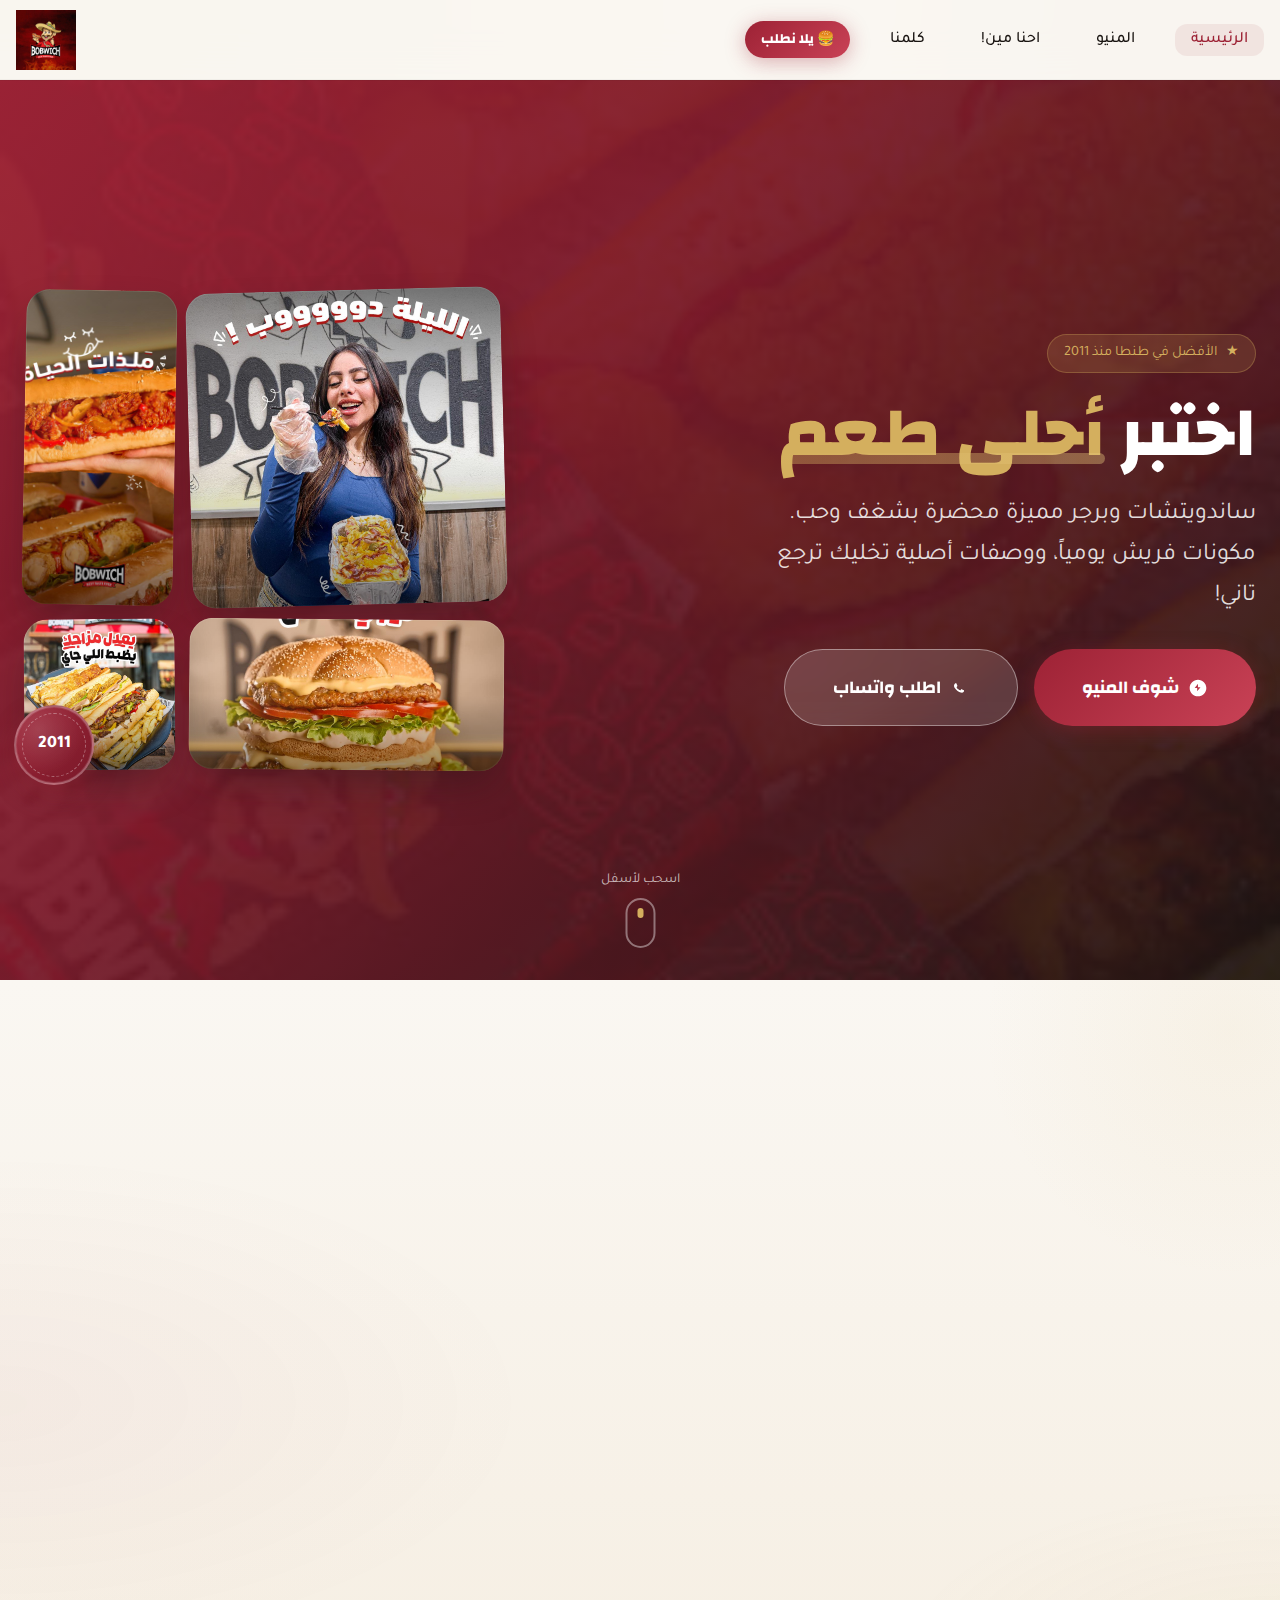
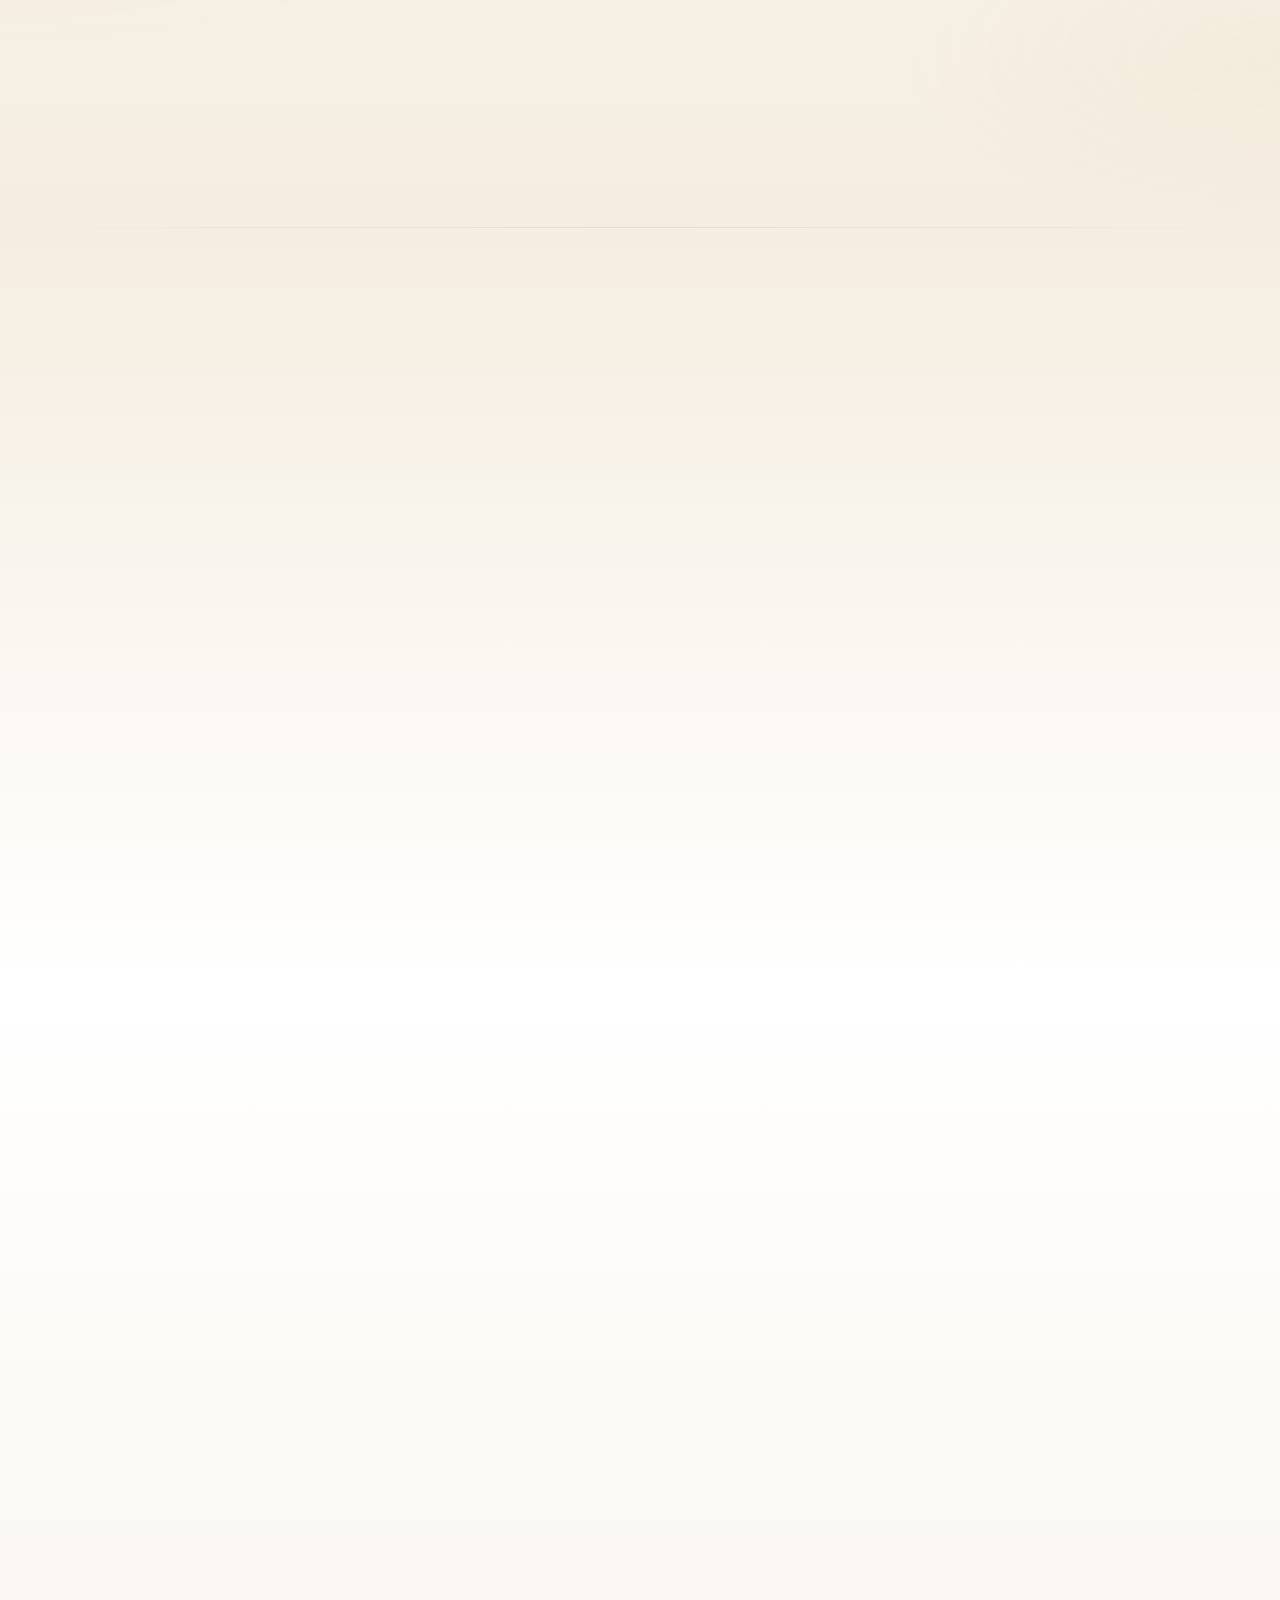
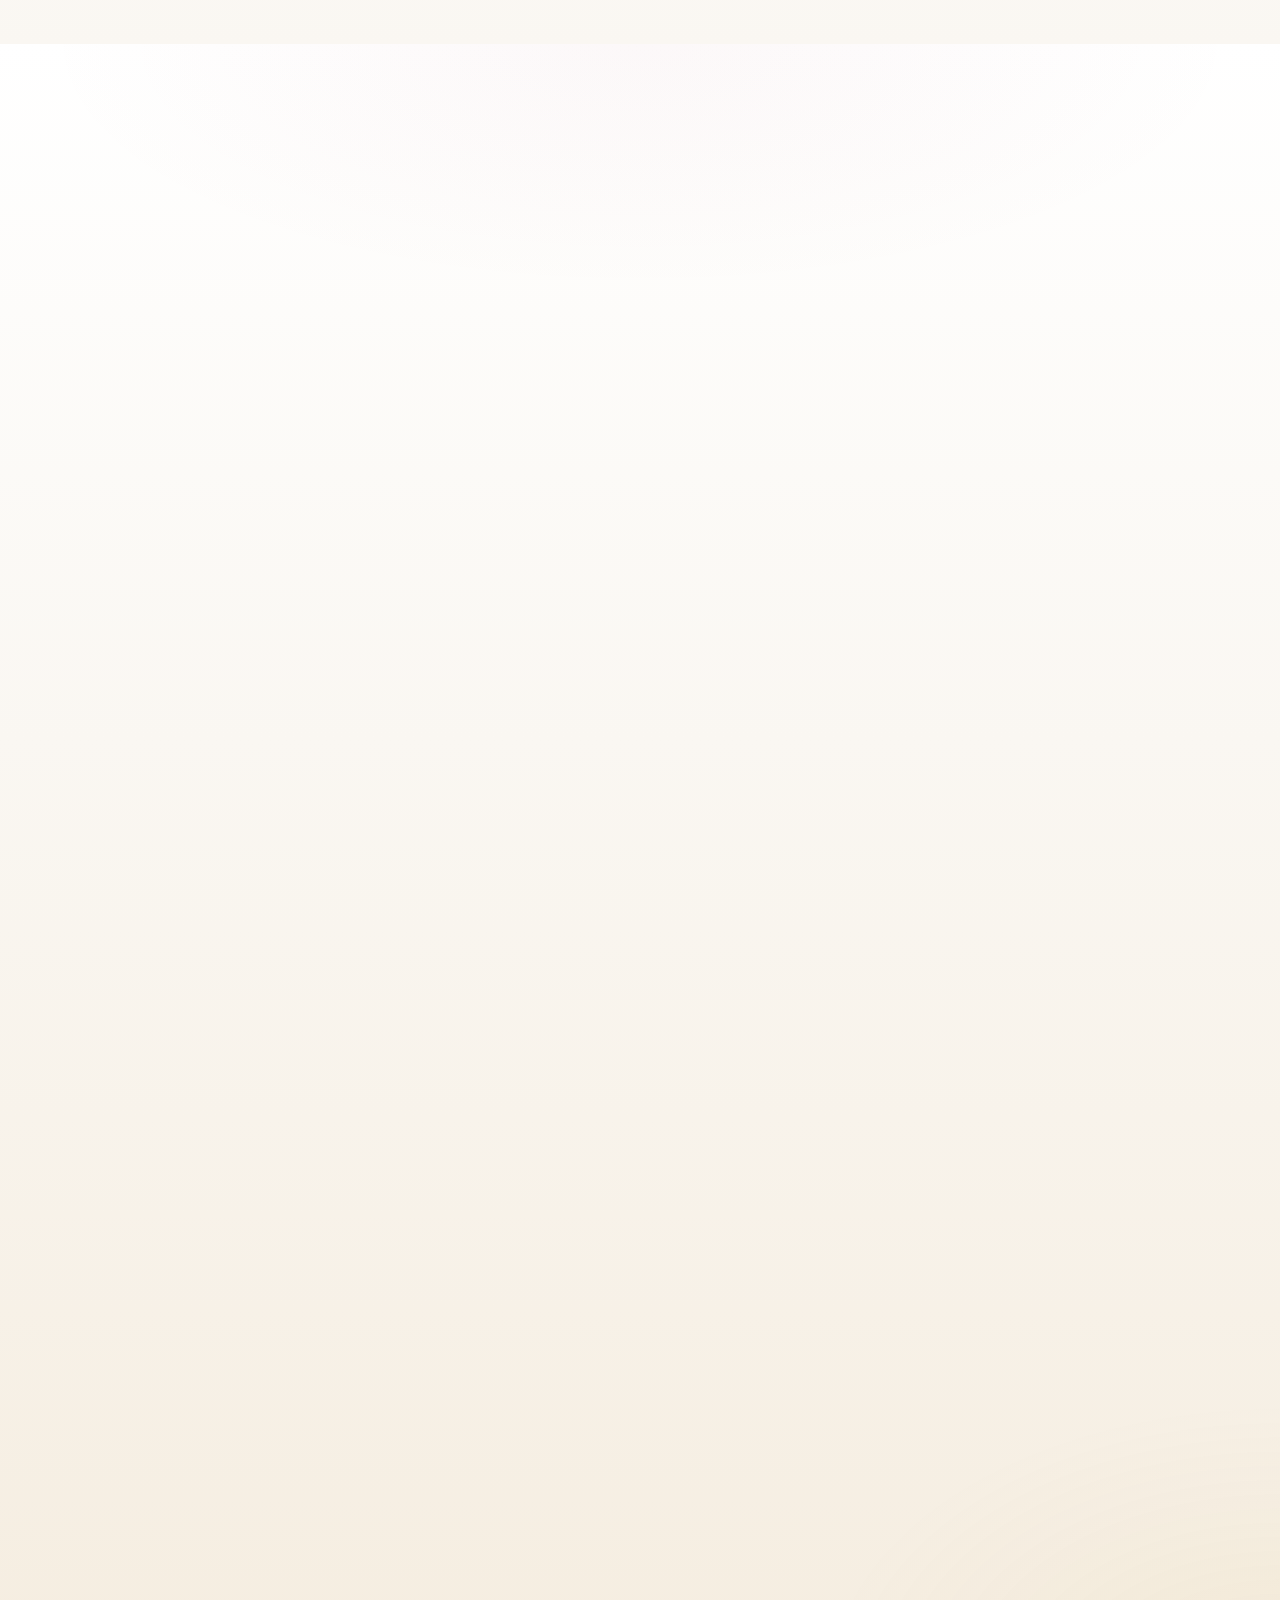
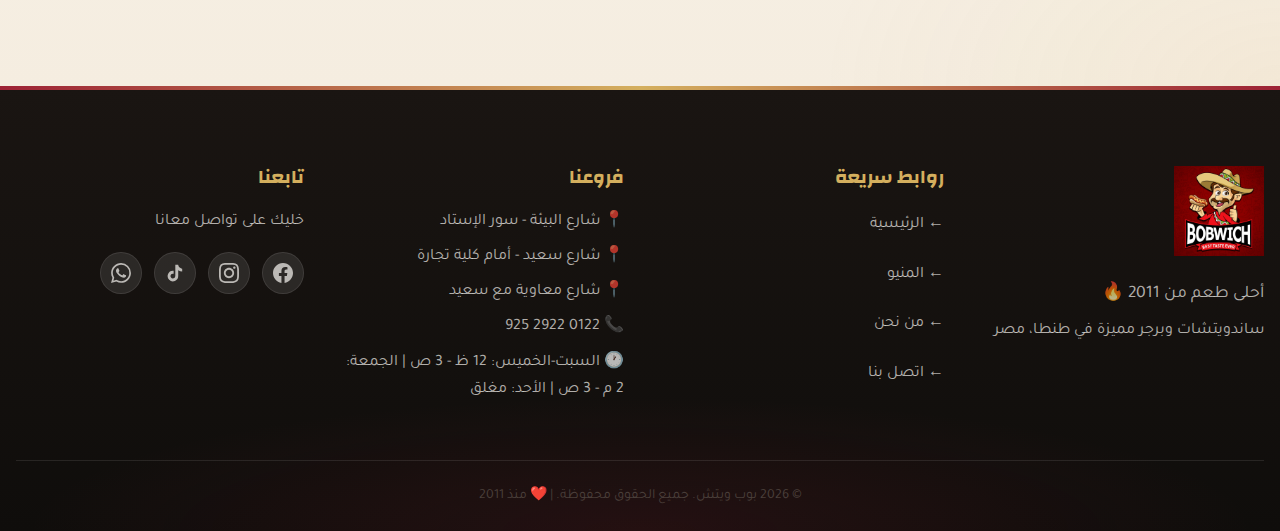
<file: index.html>
﻿<!DOCTYPE html>
<html lang="ar" dir="rtl">

<head>
    <meta charset="UTF-8">
    <meta name="viewport" content="width=device-width, initial-scale=1.0">

    <!-- SEO Meta Tags -->
    <title>بوب ويتش - أفضل ساندويتشات في طنطا | منذ 2011</title>
    <meta name="description"
        content="بوب ويتش يقدم أفضل الساندويتشات والبرجر في طنطا، مصر. اطلب الآن عبر الواتساب. منذ 2011 - أحلى طعم!">
    <meta name="keywords" content="بوب ويتش, ساندويتشات, برجر, طنطا, مصر, توصيل طعام">
    <meta name="author" content="BobWich Restaurant">
    <meta name="theme-color" content="#9d2235">

    <!-- Open Graph / Facebook -->
    <meta property="og:type" content="website">
    <meta property="og:url" content="https://bobwich.com/">
    <meta property="og:title" content="بوب ويتش - أفضل ساندويتشات في طنطا">
    <meta property="og:description"
        content="اختبر أحلى طعم! اطلب ساندويتشات وبرجر من بوب ويتش، المطعم المفضل في طنطا منذ 2011.">
    <meta property="og:image" content="./file.jpg">

    <!-- Canonical URL -->
    <link rel="canonical" href="https://bobwich.com/">
    <!-- Favicon -->
    <link rel="icon" type="image/png" href="./file.jpg">
    <link rel="apple-touch-icon" href="./file.jpg">

    <!-- Preload Critical Resources -->
    <link rel="preconnect" href="https://fonts.googleapis.com">
    <link rel="preconnect" href="https://fonts.gstatic.com" crossorigin>

    <!-- Stylesheets -->
    <link rel="stylesheet" href="./css/styles.css">
    <link rel="stylesheet" href="./css/home.css">

    <!-- Critical CSS for above-the-fold content -->
    <style>
        /* Loader Screen */
        .page-loader {
            position: fixed;
            inset: 0;
            background: linear-gradient(135deg, #9d2235 0%, #7a1a2a 100%);
            z-index: 9999;
            display: flex;
            align-items: center;
            justify-content: center;
            transition: opacity 0.5s ease, visibility 0.5s ease;
        }

        .page-loader.hidden {
            opacity: 0;
            visibility: hidden;
        }

        .loader-content {
            text-align: center;
            color: #fff;
        }

        .loader-logo {
            width: 120px;
            height: 120px;
            margin-bottom: 1.5rem;
            animation: pulse 1.5s ease-in-out infinite;
        }

        .loader-text {
            font-family: 'Changa', sans-serif;
            font-size: 1.5rem;
            font-weight: 700;
        }

        .loader-dots span {
            display: inline-block;
            width: 10px;
            height: 10px;
            background: #d4af5e;
            border-radius: 50%;
            margin: 0 5px;
            animation: bounce 1.4s ease-in-out infinite both;
        }

        .loader-dots span:nth-child(1) {
            animation-delay: -0.32s;
        }

        .loader-dots span:nth-child(2) {
            animation-delay: -0.16s;
        }

        @keyframes pulse {

            0%,
            100% {
                transform: scale(1);
            }

            50% {
                transform: scale(1.08);
            }
        }

        @keyframes bounce {

            0%,
            80%,
            100% {
                transform: scale(0);
            }

            40% {
                transform: scale(1);
            }
        }
    </style>

    <!-- Restaurant Structured Data for SEO -->
    <script type="application/ld+json">
    {
        "@context": "https://schema.org",
        "@type": "Restaurant",
        "name": "بوب ويتش - BobWich",
        "image": "./file.jpg",
        "url": "https://bobwich.com",
        "telephone": "+201222922925",
        "priceRange": "$$",
        "servesCuisine": ["Sandwiches", "Burgers", "Fast Food"],
        "address": {
            "@type": "PostalAddress",
            "streetAddress": "شارع البيئة - سور الإستاد",
            "addressLocality": "طنطا",
            "addressRegion": "الغربية",
            "addressCountry": "EG"
        },
        "geo": {
            "@type": "GeoCoordinates",
            "latitude": 30.7865,
            "longitude": 30.9949
        },
        "openingHoursSpecification": [
            {
                "@type": "OpeningHoursSpecification",
                "dayOfWeek": ["Saturday", "Monday", "Tuesday", "Wednesday", "Thursday"],
                "opens": "12:00",
                "closes": "03:00"
            },
            {
                "@type": "OpeningHoursSpecification",
                "dayOfWeek": "Friday",
                "opens": "14:00",
                "closes": "03:00"
            }
        ],
        "sameAs": [
            "https://www.facebook.com/bobwich.tanta",
            "https://www.instagram.com/bobwich_tanta",
            "https://www.tiktok.com/@bobwich.eg"
        ],
        "menu": "./menu.html",
        "acceptsReservations": false,
        "paymentAccepted": "Cash",
        "currenciesAccepted": "EGP"
    }
    </script>
</head>

<body class="home-page">
    <!-- Page Loader -->
    <div class="page-loader" id="pageLoader">
        <div class="loader-content">
            <img src="./Logo.png" alt="بوب ويتش" class="loader-logo">
            <p class="loader-text">جاري التحضير...</p>
            <div class="loader-dots">
                <span></span>
                <span></span>
                <span></span>
            </div>
        </div>
    </div>

    <!-- Header & Navigation -->
    <header class="header" id="header">
        <div class="container">
            <a href="index.html" class="logo">
                <img src="./file.jpg" alt="بوب ويتش">
            </a>

            <nav class="nav">
                <ul class="nav-menu" id="navMenu">
                    <li><a href="index.html" class="nav-link active">الرئيسية</a></li>
                    <li><a href="menu.html" class="nav-link">المنيو</a></li>
                    <li><a href="about.html" class="nav-link">احنا مين!</a></li>
                    <li><a href="contact.html" class="nav-link">كلمنا</a></li>
                    <li><a href="menu.html" class="btn btn-primary btn-sm">🍔 يلا نطلب</a></li>
                </ul>

                <div class="mobile-toggle" id="mobileToggle" aria-label="فتح القائمة">
                    <span></span>
                    <span></span>
                    <span></span>
                </div>
            </nav>
        </div>
    </header>

    <!-- Hero Section -->
    <section class="hero" id="hero" style="background-image: url('./hero photo.jpg');">
        <div class="hero-overlay"></div>
        <div class="hero-content container">
            <div class="hero-grid">
                <div class="hero-copy">
                    <div class="hero-badge">
                        <span>الأفضل في طنطا منذ 2011</span>
                    </div>
                    <h1 class="hero-title">
                        اختبر <span class="text-primary">أحلى طعم</span>
                    </h1>
                    <p class="hero-subtitle">
                        ساندويتشات وبرجر مميزة محضرة بشغف وحب. مكونات فريش يومياً، ووصفات أصلية تخليك ترجع تاني!
                    </p>
                    <div class="hero-cta">
                        <a href="menu.html" class="btn btn-primary btn-lg">
                            <svg width="20" height="20" viewBox="0 0 24 24" fill="currentColor">
                                <path
                                    d="M12 2C6.48 2 2 6.48 2 12s4.48 10 10 10 10-4.48 10-10S17.52 2 12 2zm-1 14v-4H8l4-5v4h3l-4 5z" />
                            </svg>
                            شوف المنيو
                        </a>
                        <a href="https://wa.me/201556311496" class="btn btn-secondary btn-lg" target="_blank"
                            rel="noopener">
                            <svg width="20" height="20" viewBox="0 0 24 24" fill="currentColor">
                                <path
                                    d="M17.472 14.382c-.297-.149-1.758-.867-2.03-.967-.273-.099-.471-.148-.67.15-.197.297-.767.966-.94 1.164-.173.199-.347.223-.644.075-.297-.15-1.255-.463-2.39-1.475-.883-.788-1.48-1.761-1.653-2.059-.173-.297-.018-.458.13-.606.134-.133.298-.347.446-.52.149-.174.198-.298.298-.497.099-.198.05-.371-.025-.52-.075-.149-.669-1.612-.916-2.207-.242-.579-.487-.5-.669-.51-.173-.008-.371-.01-.57-.01-.198 0-.52.074-.792.372-.272.297-1.04 1.016-1.04 2.479 0 1.462 1.065 2.875 1.213 3.074.149.198 2.096 3.2 5.077 4.487.709.306 1.262.489 1.694.625.712.227 1.36.195 1.871.118.571-.085 1.758-.719 2.006-1.413.248-.694.248-1.289.173-1.413-.074-.124-.272-.198-.57-.347z" />
                            </svg>
                            اطلب واتساب
                        </a>
                    </div>
                </div>
                <div class="hero-media" aria-hidden="true">
                    <div class="hero-bento">
                        <div class="bento-tile tile-large"
                            style="background-image: url('./assets/home%20photos/1.jpg');">
                        </div>
                        <div class="bento-tile tile-tall"
                            style="background-image: url('./assets/home%20photos/555821384_1309802664491738_5790752930391199347_n.jpg');">
                        </div>
                        <div class="bento-tile tile-wide"
                            style="background-image: url('./assets/home%20photos/606886133_1387959983342672_6504116340942573695_n.jpg');">
                        </div>
                        <div class="bento-tile tile-small"
                            style="background-image: url('./assets/home%20photos/617150285_1406969988108338_6284741371571536471_n.jpg');">
                        </div>
                    </div>
                    <div class="hero-seal"></div>
                </div>
            </div>
        </div>
        <div class="hero-scroll">
            <span>اسحب لأسفل</span>
            <div class="scroll-arrow"></div>
        </div>
    </section>

    <!-- Best Sellers Section -->
    <section class="section best-sellers" id="bestSellers">
        <div class="container">
            <div class="section-title reveal">
                <h2>⭐ الأكثر مبيعاً</h2>
                <p>المفضلة عند زبائننا اللي بيرجعوا تاني وتاني</p>
            </div>

            <div class="grid grid-3">
                <!-- Best Seller 1 -->
                <div class="card reveal">
                    <div class="card-body">
                        <div class="card-badge">🔥 الأكثر طلباً</div>
                        <h3 class="card-title">دبل تشيز برجر فراخ</h3>
                        <p class="card-description">قطعتين فراخ مع الجبن الشيدر والخضراوات وصوص الكوكتيل الشهي
                        </p>
                        <div class="card-price">115 جنيه</div>
                        <a href="menu.html" class="btn btn-primary">
                            اطلب الآن
                        </a>
                    </div>
                </div>

                <!-- Best Seller 2 -->
                <div class="card reveal">
                    <div class="card-body">
                        <div class="card-badge">⭐ اختيارنا ليك</div>
                        <h3 class="card-title">تشيكن بيتزا</h3>
                        <p class="card-description">الدجاج مع الهوت دوج المشوي مع خضار مشوي وتركي مدخن ومشكل جبن</p>
                        <div class="card-price">75 جنيه</div>
                        <a href="menu.html" class="btn btn-primary">
                            اطلب الآن
                        </a>
                    </div>
                </div>

                <!-- Best Seller 3 -->
                <div class="card reveal">
                    <div class="card-body">
                        <div class="card-badge">💰 قيمة ممتازة</div>
                        <h3 class="card-title">سموكد تشيكن</h3>
                        <p class="card-description">استربس وروست رومي مدخن وموتزريلا وخس وخيار وتكساس مدخن
                        </p>
                        <div class="card-price">75 جنيه</div>
                        <a href="menu.html" class="btn btn-primary">
                            اطلب الآن
                        </a>
                    </div>
                </div>
            </div>

            <div class="text-center mt-3 reveal">
                <a href="menu.html" class="btn btn-accent btn-lg">
                    🍽️ شوف المنيو كله
                </a>
            </div>
        </div>
    </section>

    <!-- About Preview Section -->
    <section class="section about-preview" id="aboutPreview">
        <div class="container">
            <div class="about-grid reveal">
                <div class="about-image">
                    <img src="./about.jpg" alt="مطعم بوب ويتش - طنطا" class="about-photo" loading="lazy">
                </div>
                <div class="about-content">
                    <h2>مطعم بوب ويتش</h2>
                    <p>
                        من سنة <strong>2011</strong>، بوب ويتش بيقدم لأهل طنطا ساندويتشات وبرجر ممتازة ما بتتنازلش عن
                        الطعم أو الجودة. كل يوم بنبدأ من الصفر بمكونات فريش!
                    </p>
                    <p>
                        سرنا؟ <strong>مكونات فريش</strong>، وصفات أصلية توارثناها، وشغف حقيقي لتقديم أحلى طعم مع كل طلب
                        توصلك.
                    </p>
                    <p>
                        من ساندويتشاتنا المميزة للبرجر الخاص وميكسات البطاطس الفريدة، كل صنف في منيونا محضر بعناية
                        واهتمام.
                    </p>
                    <a href="about.html" class="btn btn-primary mt-2">
                        📖 اعرف قصتنا
                    </a>
                </div>
            </div>
        </div>
    </section>

    <!-- Features Section -->
    <section class="section features" id="features" style="background: linear-gradient(180deg, #fff 0%, #faf7f2 100%);">
        <div class="container">
            <div class="section-title reveal">
                <h2>ليه تختار بوب ويتش؟</h2>
                <p>الفرق اللي بيخلينا المفضل عند الناس</p>
            </div>

            <div class="grid grid-4">
                <div class="feature-card reveal">
                    <div class="feature-icon">🥩</div>
                    <h4>مكونات فريش 100%</h4>
                    <p>لحمة فريش 100% وخضار يومي من أفضل الموردين</p>
                </div>
                <div class="feature-card reveal">
                    <div class="feature-icon">👨‍🍳</div>
                    <h4>وصفات أصلية</h4>
                    <p>خلطات سرية وصوصات خاصة بينا بس</p>
                </div>
                <div class="feature-card reveal">
                    <div class="feature-icon">🚀</div>
                    <h4>توصيل سريع</h4>
                    <p>طلبك يوصلك سخن و فريش في أسرع وقت</p>
                </div>
                <div class="feature-card reveal">
                    <div class="feature-icon">💯</div>
                    <h4>رضا تام</h4>
                    <p>13+ سنة خبرة ورضا زبائننا أولوية</p>
                </div>
            </div>
        </div>
    </section>

    <!-- Testimonials Section -->
    <section class="section testimonials" id="testimonials">
        <div class="container">
            <div class="section-title reveal">
                <h2>💬 رأي عملائنا</h2>
                <p>تقييمات حقيقية من زبائن حقيقيين بيحبونا</p>
            </div>

            <div class="grid grid-3">
                <!-- Testimonial 1 -->
                <div class="testimonial-card reveal">
                    <div class="testimonial-rating">
                        ★★★★★
                    </div>
                    <p class="testimonial-text">
                        أحسن كواليتي في طنطا.. بجدالله ينور الفراخ فريش و طعمها تحفة وتوصيل سريع جداً. بوب ويتش ما
                        بيخيبش
                        الظن أبدا بجد عااش
                    </p>
                    <div class="testimonial-author">
                        <strong>Kareem Abdeen</strong>
                        <span>زبون دائم منذ 2018</span>
                    </div>
                </div>

                <!-- Testimonial 2 -->
                <div class="testimonial-card reveal">
                    <div class="testimonial-rating">
                        ★★★★★
                    </div>
                    <p class="testimonial-text">
                        الريس اللي ملوش ريس 😂❤️🫵🥰
                    </p>
                    <div class="testimonial-author">
                        <strong>Sara Ali</strong>
                        <span>زبون دائم منذ 2015</span>
                    </div>
                </div>

                <!-- Testimonial 3 -->
                <div class="testimonial-card reveal">
                    <div class="testimonial-rating">
                        ★★★★★
                    </div>
                    <p class="testimonial-text">
                        تعالي نروح الخميس ناكل تانى بلا دايت بلا نيله اهم حاجه انسان ياكل ونفسيته ترتاح 😂❤️
                    </p>
                    <div class="testimonial-author">
                        <strong>Eman Nasser </strong>
                        <span>زبون دائم منذ 2019</span>
                    </div>
                </div>
            </div>
        </div>
    </section>

    <!-- Location & Hours Section -->
    <section class="section location-hours" id="locationHours">
        <div class="container">
            <div class="location-grid reveal">
                <!-- Location Info -->
                <div class="location-info">
                    <h2>📍 زورنا أو اطلب</h2>
                    <div class="info-item">
                        <h4>🏪 فروعنا في طنطا</h4>
                        <p>• شارع البيئة (ش شركة المياة سابقاً) - سور الإستاد</p>
                        <p>• شارع سعيد مع حسن حسيب - أمام كلية تجارة</p>
                        <p>• شارع معاوية مع سعيد</p>
                    </div>
                    <div class="info-item">
                        <h4>🕐 مواعيد العمل</h4>
                        <p>السبت - الخميس: <strong>12 ظهراً - 3 صباحاً</strong></p>
                        <p>الجمعة: <strong>2 مساءً - 3 صباحاً</strong></p>
                        <p style="font-size: 0.9rem; opacity: 0.7;">الأحد: مغلق</p>
                    </div>
                    <div class="info-item">
                        <h4>📞 اتصل بنا</h4>
                        <p><a href="tel:+201222922925" style="color: inherit;">0122 2922 925</a></p>
                    </div>
                    <div class="info-item">
                        <h4>💬 واتساب</h4>
                        <a href="https://wa.me/201556311496" class="btn btn-accent mt-1" target="_blank" rel="noopener">
                            كلمنا على الواتساب
                        </a>
                    </div>
                </div>

                <!-- CTA Box -->
                <div class="cta-box reveal">
                    <h3>🍔 جعان؟ يلا اطلب دلوقتي </h3>
                    <p>
                        اطلب اكلك المفضل من بوب ويتش وهيوصلك سخن فريش لحد بابك في أي وقت.
                    </p>
                    <a href="https://wa.me/201556311496" class="btn btn-primary btn-lg" target="_blank" rel="noopener">
                        اطلب واتساب الآن
                    </a>
                    <p style="margin-top: 1rem; font-size: 0.85rem; opacity: 0.8;">
                        ✓ توصيل سريع &nbsp; ✓ أكل سخن &nbsp; ✓ فريش 100%
                    </p>
                </div>
            </div>
        </div>
    </section>

    <!-- Footer -->
    <footer class="footer" id="footer">
        <div class="container">
            <div class="footer-content">
                <!-- Brand Section -->
                <div class="footer-section">
                    <div class="logo mb-2">
                        <img src="./Logo.png" alt="بوب ويتش" style="height: 90px;">
                    </div>
                    <p style="font-size: 1.1rem; margin-bottom: 0.5rem;">أحلى طعم من 2011 🔥</p>
                    <p>ساندويتشات وبرجر مميزة في طنطا، مصر</p>
                </div>

                <!-- Quick Links -->
                <div class="footer-section">
                    <h3>روابط سريعة</h3>
                    <div class="footer-links">
                        <a href="index.html">← الرئيسية</a>
                        <a href="menu.html">← المنيو</a>
                        <a href="about.html">← من نحن</a>
                        <a href="contact.html">← اتصل بنا</a>
                    </div>
                </div>

                <!-- Contact Info -->
                <div class="footer-section">
                    <h3>فروعنا</h3>
                    <p>📍 شارع البيئة - سور الإستاد</p>
                    <p>📍 شارع سعيد - أمام كلية تجارة</p>
                    <p>📍 شارع معاوية مع سعيد</p>
                    <p>📞 <a href="tel:+201222922925">0122 2922 925</a></p>
                    <p>🕐 السبت-الخميس: 12 ظ - 3 ص | الجمعة: 2 م - 3 ص | الأحد: مغلق</p>
                </div>

                <!-- Social Media -->
                <div class="footer-section">
                    <h3>تابعنا</h3>
                    <p>خليك على تواصل معانا</p>
                    <div class="social-links">
                        <a href="https://www.facebook.com/bobwich.tanta" class="social-link facebook"
                            aria-label="Facebook" target="_blank" rel="noopener">
                            <svg viewBox="0 0 24 24" fill="currentColor">
                                <path
                                    d="M24 12.073c0-6.627-5.373-12-12-12s-12 5.373-12 12c0 5.99 4.388 10.954 10.125 11.854v-8.385H7.078v-3.47h3.047V9.43c0-3.007 1.792-4.669 4.533-4.669 1.312 0 2.686.235 2.686.235v2.953H15.83c-1.491 0-1.956.925-1.956 1.874v2.25h3.328l-.532 3.47h-2.796v8.385C19.612 23.027 24 18.062 24 12.073z" />
                            </svg>
                        </a>
                        <a href="https://www.instagram.com/bobwich_tanta" class="social-link instagram"
                            aria-label="Instagram" target="_blank" rel="noopener">
                            <svg viewBox="0 0 24 24" fill="currentColor">
                                <path
                                    d="M12 2.163c3.204 0 3.584.012 4.85.07 3.252.148 4.771 1.691 4.919 4.919.058 1.265.069 1.645.069 4.849 0 3.205-.012 3.584-.069 4.849-.149 3.225-1.664 4.771-4.919 4.919-1.266.058-1.644.07-4.85.07-3.204 0-3.584-.012-4.849-.07-3.26-.149-4.771-1.699-4.919-4.92-.058-1.265-.07-1.644-.07-4.849 0-3.204.013-3.583.07-4.849.149-3.227 1.664-4.771 4.919-4.919 1.266-.057 1.645-.069 4.849-.069zm0-2.163c-3.259 0-3.667.014-4.947.072-4.358.2-6.78 2.618-6.98 6.98-.059 1.281-.073 1.689-.073 4.948 0 3.259.014 3.668.072 4.948.2 4.358 2.618 6.78 6.98 6.98 1.281.058 1.689.072 4.948.072 3.259 0 3.668-.014 4.948-.072 4.354-.2 6.782-2.618 6.979-6.98.059-1.28.073-1.689.073-4.948 0-3.259-.014-3.667-.072-4.947-.196-4.354-2.617-6.78-6.979-6.98-1.281-.059-1.69-.073-4.949-.073zm0 5.838c-3.403 0-6.162 2.759-6.162 6.162s2.759 6.163 6.162 6.163 6.162-2.759 6.162-6.163c0-3.403-2.759-6.162-6.162-6.162zm0 10.162c-2.209 0-4-1.79-4-4 0-2.209 1.791-4 4-4s4 1.791 4 4c0 2.21-1.791 4-4 4zm6.406-11.845c-.796 0-1.441.645-1.441 1.44s.645 1.44 1.441 1.44c.795 0 1.439-.645 1.439-1.44s-.644-1.44-1.439-1.44z" />
                            </svg>
                        </a>
                        <a href="https://www.tiktok.com/@bobwich.eg" class="social-link tiktok" aria-label="TikTok"
                            target="_blank" rel="noopener">
                            <svg viewBox="0 0 24 24" fill="currentColor">
                                <path
                                    d="M19.59 6.69a4.83 4.83 0 0 1-3.77-4.25V2h-3.45v13.67a2.89 2.89 0 0 1-5.2 1.74 2.89 2.89 0 0 1 2.31-4.64 2.93 2.93 0 0 1 .88.13V9.4a6.84 6.84 0 0 0-1-.05A6.33 6.33 0 0 0 5 20.1a6.34 6.34 0 0 0 10.86-4.43v-7a8.16 8.16 0 0 0 4.77 1.52v-3.4a4.85 4.85 0 0 1-1-.1z" />
                            </svg>
                        </a>
                        <a href="https://wa.me/201556311496" class="social-link whatsapp" aria-label="WhatsApp"
                            target="_blank" rel="noopener">
                            <svg viewBox="0 0 24 24" fill="currentColor">
                                <path
                                    d="M17.472 14.382c-.297-.149-1.758-.867-2.03-.967-.273-.099-.471-.148-.67.15-.197.297-.767.966-.94 1.164-.173.199-.347.223-.644.075-.297-.15-1.255-.463-2.39-1.475-.883-.788-1.48-1.761-1.653-2.059-.173-.297-.018-.458.13-.606.134-.133.298-.347.446-.52.149-.174.198-.298.298-.497.099-.198.05-.371-.025-.52-.075-.149-.669-1.612-.916-2.207-.242-.579-.487-.5-.669-.51-.173-.008-.371-.01-.57-.01-.198 0-.52.074-.792.372-.272.297-1.04 1.016-1.04 2.479 0 1.462 1.065 2.875 1.213 3.074.149.198 2.096 3.2 5.077 4.487.709.306 1.262.489 1.694.625.712.227 1.36.195 1.871.118.571-.085 1.758-.719 2.006-1.413.248-.694.248-1.289.173-1.413-.074-.124-.272-.198-.57-.347m-5.421 7.403h-.004a9.87 9.87 0 01-5.031-1.378l-.361-.214-3.741.982.998-3.648-.235-.374a9.86 9.86 0 01-1.51-5.26c.001-5.45 4.436-9.884 9.888-9.884 2.64 0 5.122 1.03 6.988 2.898a9.825 9.825 0 012.893 6.994c-.003 5.45-4.437 9.884-9.885 9.884m8.413-18.297A11.815 11.815 0 0012.05 0C5.495 0 .16 5.335.157 11.892c0 2.096.547 4.142 1.588 5.945L.057 24l6.305-1.654a11.882 11.882 0 005.683 1.448h.005c6.554 0 11.89-5.335 11.893-11.893a11.821 11.821 0 00-3.48-8.413z" />
                            </svg>
                        </a>
                    </div>
                </div>
            </div>

            <div class="footer-bottom">
                <p>&copy; 2026 بوب ويتش. جميع الحقوق محفوظة. | ❤️ منذ 2011</p>
            </div>
        </div>
    </footer>

    <!-- Back to Top Button -->
    <button class="back-to-top" id="backToTop" aria-label="العودة للأعلى">
        <svg width="24" height="24" viewBox="0 0 24 24" fill="currentColor">
            <path d="M7.41 15.41L12 10.83l4.59 4.58L18 14l-6-6-6 6z" />
        </svg>
    </button>

    <!-- Scripts -->
    <script src="./js/main.js"></script>
    <script>
        // Page Loader
        window.addEventListener('load', () => {
            const loader = document.getElementById('pageLoader');
            setTimeout(() => {
                loader.classList.add('hidden');
            }, 800);
        });

        // Intersection Observer for Reveal Animations
        const observerOptions = {
            threshold: 0.1,
            rootMargin: '0px 0px -50px 0px'
        };

        const observer = new IntersectionObserver((entries) => {
            entries.forEach(entry => {
                if (entry.isIntersecting) {
                    entry.target.classList.add('visible');
                    observer.unobserve(entry.target);
                }
            });
        }, observerOptions);

        document.querySelectorAll('.reveal').forEach(el => observer.observe(el));

        // Back to Top Button
        const backToTop = document.getElementById('backToTop');
        window.addEventListener('scroll', () => {
            if (window.scrollY > 500) {
                backToTop.classList.add('visible');
            } else {
                backToTop.classList.remove('visible');
            }
        });

        backToTop.addEventListener('click', () => {
            window.scrollTo({ top: 0, behavior: 'smooth' });
        });

        // Smooth scroll for anchor links
        document.querySelectorAll('a[href^="#"]').forEach(anchor => {
            anchor.addEventListener('click', function (e) {
                e.preventDefault();
                const target = document.querySelector(this.getAttribute('href'));
                if (target) {
                    target.scrollIntoView({ behavior: 'smooth', block: 'start' });
                }
            });
        });
    </script>

    <!-- Additional Styles for new elements -->
    <style>
        /* Card Badge */
        .card-badge {
            display: inline-block;
            padding: 0.35rem 0.8rem;
            background: linear-gradient(135deg, rgba(157, 34, 53, 0.1), rgba(212, 175, 94, 0.15));
            color: #9d2235;
            font-size: 0.85rem;
            font-weight: 600;
            border-radius: 100px;
            margin-bottom: 1rem;
        }

        /* Feature Cards */
        .feature-card {
            background: #fff;
            border-radius: 24px;
            padding: 2rem;
            text-align: center;
            border: 1px solid rgba(26, 21, 18, 0.06);
            box-shadow: 0 8px 30px rgba(26, 21, 18, 0.08);
            transition: all 0.4s cubic-bezier(0.34, 1.56, 0.64, 1);
        }

        .feature-card:hover {
            transform: translateY(-10px);
            box-shadow: 0 20px 50px rgba(26, 21, 18, 0.15);
        }

        .feature-icon {
            font-size: 3rem;
            margin-bottom: 1rem;
            display: inline-block;
            animation: iconFloat 3s ease-in-out infinite;
        }

        @keyframes iconFloat {

            0%,
            100% {
                transform: translateY(0);
            }

            50% {
                transform: translateY(-5px);
            }
        }

        .feature-card h4 {
            font-size: 1.25rem;
            color: #1a1512;
            margin-bottom: 0.75rem;
        }

        .feature-card p {
            color: #4a3f3a;
            font-size: 0.95rem;
            line-height: 1.6;
        }

        /* Back to Top Button */
        .back-to-top {
            position: fixed;
            bottom: 2rem;
            left: 2rem;
            width: 50px;
            height: 50px;
            border-radius: 50%;
            background: linear-gradient(135deg, #9d2235, #c94256);
            color: #fff;
            border: none;
            cursor: pointer;
            display: flex;
            align-items: center;
            justify-content: center;
            box-shadow: 0 8px 25px rgba(157, 34, 53, 0.35);
            opacity: 0;
            visibility: hidden;
            transform: translateY(20px);
            transition: all 0.3s cubic-bezier(0.34, 1.56, 0.64, 1);
            z-index: 1000;
        }

        .back-to-top.visible {
            opacity: 1;
            visibility: visible;
            transform: translateY(0);
        }

        .back-to-top:hover {
            transform: translateY(-5px) scale(1.1);
            box-shadow: 0 12px 35px rgba(157, 34, 53, 0.45);
        }

        /* Grid 4 columns */
        .grid-4 {
            display: grid;
            grid-template-columns: repeat(4, 1fr);
            gap: 1.5rem;
        }

        /* Reveal Animation */
        .reveal {
            opacity: 0;
            transform: translateY(40px);
            transition: all 0.8s cubic-bezier(0.4, 0, 0.2, 1);
        }

        .reveal.visible {
            opacity: 1;
            transform: translateY(0);
        }

        /* Button Icons */
        .btn svg {
            flex-shrink: 0;
        }

        /* ====================================
           Enhanced Footer Responsive Styles
           ==================================== */
        .footer-content {
            display: grid;
            grid-template-columns: repeat(4, 1fr);
            gap: 2rem;
        }

        .footer-section {
            min-width: 0;
        }

        .footer-section .logo img {
            height: 80px;
            max-width: 100%;
        }

        .footer-section p {
            word-wrap: break-word;
            overflow-wrap: break-word;
        }

        .footer-links {
            display: flex;
            flex-direction: column;
            gap: 0.5rem;
        }

        .footer-links a {
            padding: 0.25rem 0;
            transition: all 0.3s ease;
        }

        .social-links {
            display: flex;
            flex-wrap: wrap;
            gap: 0.75rem;
            margin-top: 1rem;
        }

        .social-link {
            width: 42px;
            height: 42px;
            min-width: 42px;
            display: flex;
            align-items: center;
            justify-content: center;
            border-radius: 50%;
            transition: all 0.3s ease;
        }

        .footer-bottom {
            text-align: center;
            padding-top: 1.5rem;
            margin-top: 2rem;
        }

        .footer-bottom p {
            margin: 0;
            line-height: 1.6;
        }

        /* ====================================
           Responsive Breakpoints
           ==================================== */

        /* Large Tablets */
        @media (max-width: 1024px) {
            .grid-4 {
                grid-template-columns: repeat(2, 1fr);
                gap: 1.25rem;
            }

            .footer-content {
                grid-template-columns: repeat(2, 1fr);
                gap: 2rem 1.5rem;
            }

            .feature-card {
                padding: 1.75rem;
            }

            .feature-icon {
                font-size: 2.75rem;
            }

            .feature-card h4 {
                font-size: 1.15rem;
            }
        }

        /* Tablets */
        @media (max-width: 768px) {
            .grid-4 {
                grid-template-columns: repeat(2, 1fr);
                gap: 1rem;
            }

            .feature-card {
                padding: 1.5rem;
                border-radius: 20px;
            }

            .feature-icon {
                font-size: 2.5rem;
                margin-bottom: 0.75rem;
            }

            .feature-card h4 {
                font-size: 1.1rem;
                margin-bottom: 0.5rem;
            }

            .feature-card p {
                font-size: 0.9rem;
                line-height: 1.5;
            }

            /* Footer - Two columns on tablet */
            .footer-content {
                grid-template-columns: repeat(2, 1fr);
                gap: 1.75rem 1.25rem;
            }

            .footer-section {
                text-align: center;
            }

            .footer-section .logo {
                justify-content: center;
            }

            .footer-section .logo img {
                height: 70px;
            }

            .footer-section h3 {
                font-size: 1.1rem;
                margin-bottom: 1rem;
            }

            .footer-section p {
                font-size: 0.9rem;
                margin-bottom: 0.4rem;
            }

            .footer-links {
                align-items: center;
            }

            .footer-links a {
                font-size: 0.9rem;
                padding: 0.35rem 0;
            }

            .social-links {
                justify-content: center;
                gap: 0.6rem;
            }

            .social-link {
                width: 40px;
                height: 40px;
                min-width: 40px;
            }

            .social-link svg {
                width: 18px;
                height: 18px;
            }

            .footer-bottom {
                padding-top: 1.25rem;
                margin-top: 1.5rem;
            }

            .footer-bottom p {
                font-size: 0.85rem;
                padding: 0 0.5rem;
            }

            .back-to-top {
                bottom: 1.5rem;
                left: 1.5rem;
                width: 45px;
                height: 45px;
            }

            .back-to-top svg {
                width: 20px;
                height: 20px;
            }

            .card-badge {
                font-size: 0.8rem;
                padding: 0.3rem 0.7rem;
            }
        }

        /* Mobile Phones */
        @media (max-width: 576px) {
            .grid-4 {
                grid-template-columns: 1fr;
                gap: 0.875rem;
            }

            .feature-card {
                padding: 1.25rem;
                border-radius: 18px;
                display: flex;
                flex-direction: column;
                align-items: center;
            }

            .feature-icon {
                font-size: 2.25rem;
                margin-bottom: 0.65rem;
            }

            .feature-card h4 {
                font-size: 1.05rem;
            }

            .feature-card p {
                font-size: 0.875rem;
            }

            /* Footer - Single column on mobile */
            .footer-content {
                grid-template-columns: 1fr;
                gap: 1.75rem;
            }

            .footer-section {
                text-align: center;
                padding: 0 0.5rem;
            }

            .footer-section:first-child {
                padding-bottom: 0.5rem;
                border-bottom: 1px solid rgba(255, 255, 255, 0.1);
            }

            .footer-section .logo img {
                height: 65px;
                margin: 0 auto;
            }

            .footer-section h3 {
                font-size: 1.05rem;
                margin-bottom: 0.875rem;
            }

            .footer-section p {
                font-size: 0.875rem;
                margin-bottom: 0.35rem;
                line-height: 1.5;
            }

            .footer-links {
                display: flex;
                flex-direction: row;
                flex-wrap: wrap;
                justify-content: center;
                gap: 0.5rem 1rem;
            }

            .footer-links a {
                font-size: 0.875rem;
                padding: 0.4rem 0.5rem;
            }

            .social-links {
                justify-content: center;
                gap: 0.75rem;
                margin-top: 0.75rem;
            }

            .social-link {
                width: 44px;
                height: 44px;
                min-width: 44px;
            }

            .social-link svg {
                width: 20px;
                height: 20px;
            }

            .footer-bottom {
                padding-top: 1rem;
                margin-top: 1.25rem;
            }

            .footer-bottom p {
                font-size: 0.8rem;
                line-height: 1.7;
                padding: 0 1rem;
            }

            .back-to-top {
                bottom: 1.25rem;
                left: 1.25rem;
                width: 42px;
                height: 42px;
            }

            .back-to-top svg {
                width: 18px;
                height: 18px;
            }

            .card-badge {
                font-size: 0.75rem;
                padding: 0.25rem 0.6rem;
                margin-bottom: 0.75rem;
            }
        }

        /* Extra Small Phones */
        @media (max-width: 375px) {
            .grid-4 {
                gap: 0.75rem;
            }

            .feature-card {
                padding: 1rem;
                border-radius: 16px;
            }

            .feature-icon {
                font-size: 2rem;
            }

            .feature-card h4 {
                font-size: 1rem;
            }

            .feature-card p {
                font-size: 0.825rem;
            }

            .footer-content {
                gap: 1.5rem;
            }

            .footer-section .logo img {
                height: 55px;
            }

            .footer-section h3 {
                font-size: 1rem;
            }

            .footer-section p {
                font-size: 0.825rem;
            }

            .footer-links a {
                font-size: 0.825rem;
            }

            .social-link {
                width: 40px;
                height: 40px;
                min-width: 40px;
            }

            .footer-bottom p {
                font-size: 0.75rem;
            }

            .back-to-top {
                bottom: 1rem;
                left: 1rem;
                width: 38px;
                height: 38px;
            }

            .back-to-top svg {
                width: 16px;
                height: 16px;
            }
        }

        /* Landscape Mode Support */
        @media (max-height: 500px) and (orientation: landscape) {
            .grid-4 {
                grid-template-columns: repeat(4, 1fr);
                gap: 0.75rem;
            }

            .feature-card {
                padding: 1rem;
            }

            .feature-icon {
                font-size: 1.75rem;
                margin-bottom: 0.5rem;
            }

            .feature-card h4 {
                font-size: 0.95rem;
                margin-bottom: 0.35rem;
            }

            .feature-card p {
                font-size: 0.8rem;
            }

            .footer-content {
                grid-template-columns: repeat(4, 1fr);
                gap: 1rem;
            }

            .footer-section {
                text-align: start;
            }

            .footer-links {
                align-items: flex-start;
            }

            .social-links {
                justify-content: flex-start;
            }

            .back-to-top {
                bottom: 0.75rem;
                left: 0.75rem;
                width: 36px;
                height: 36px;
            }
        }

        /* Touch device improvements */
        @media (hover: none) and (pointer: coarse) {
            .feature-card:hover {
                transform: none;
            }

            .feature-card:active {
                transform: scale(0.98);
            }

            .back-to-top:hover {
                transform: translateY(0);
            }

            .back-to-top:active {
                transform: scale(0.95);
            }

            .social-link:hover {
                transform: none;
            }

            .social-link:active {
                transform: scale(0.95);
            }
        }
    </style>
</body>

</html>
</file>
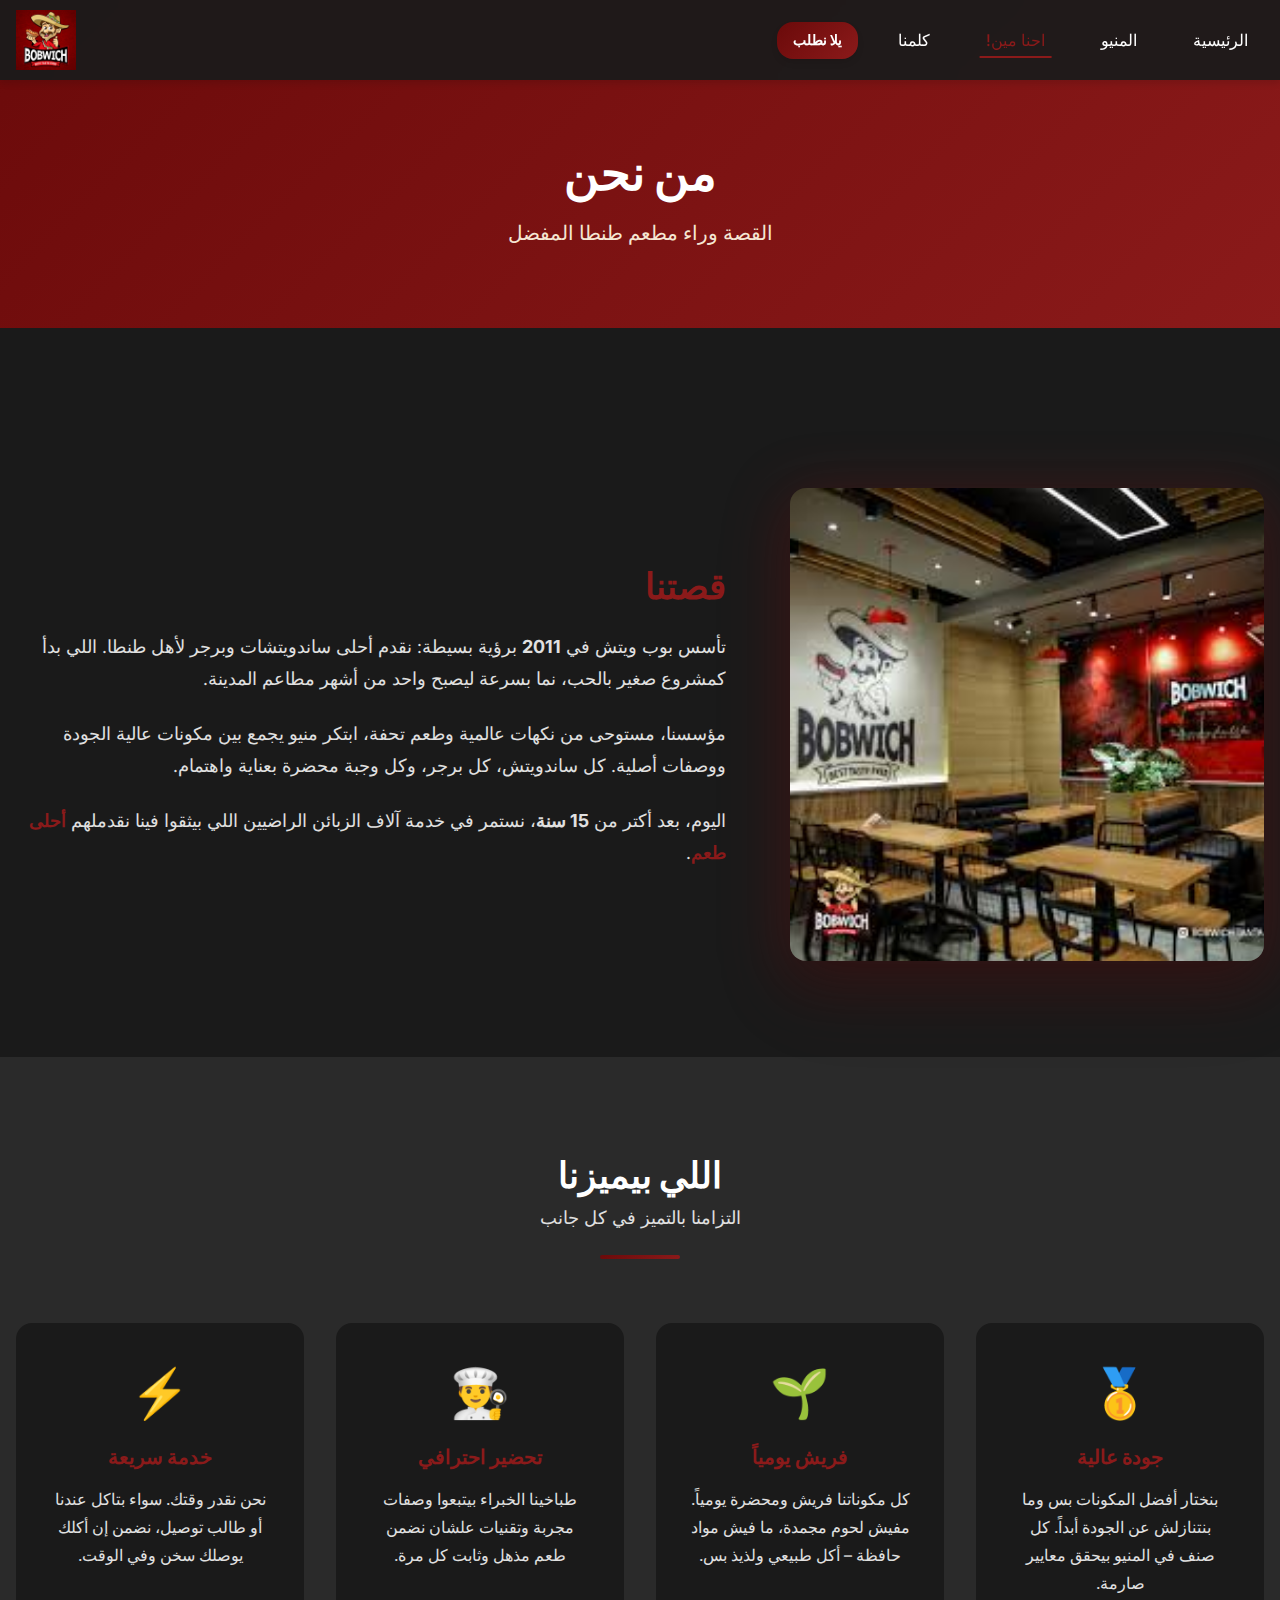
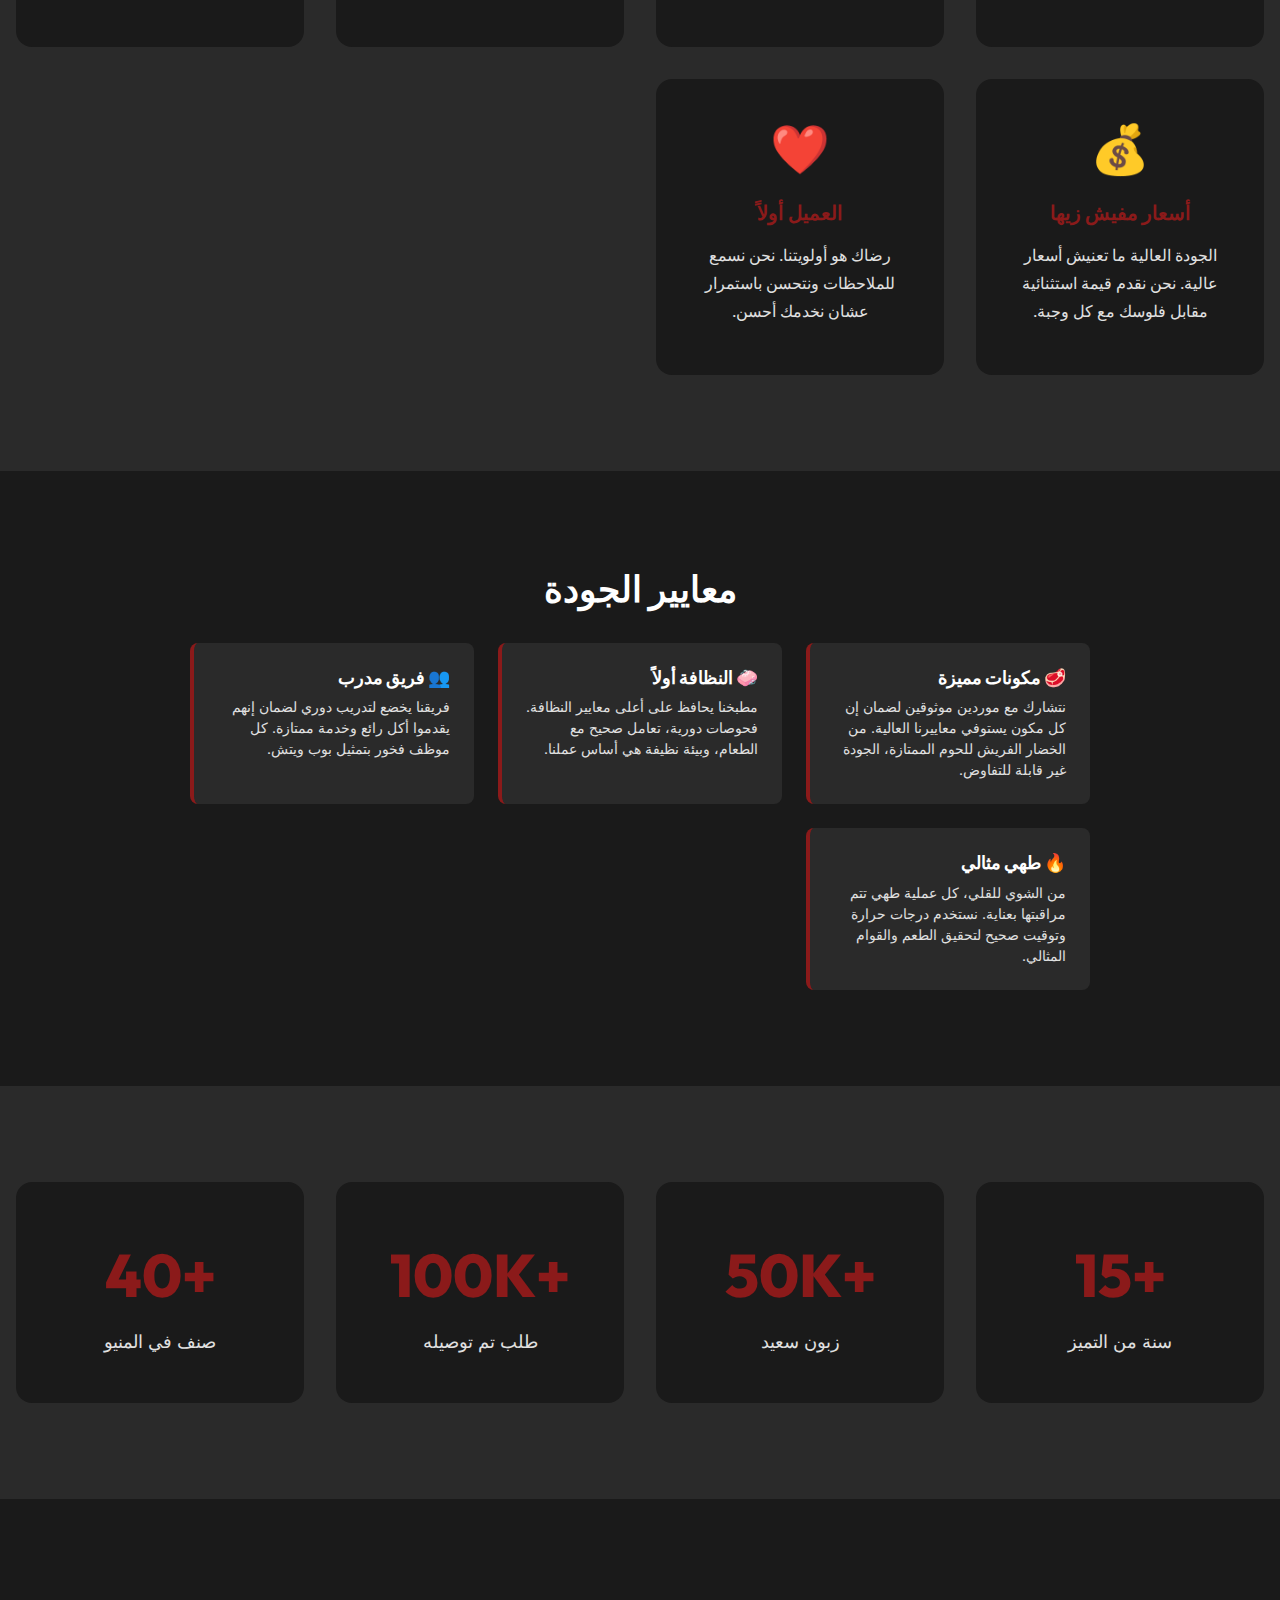
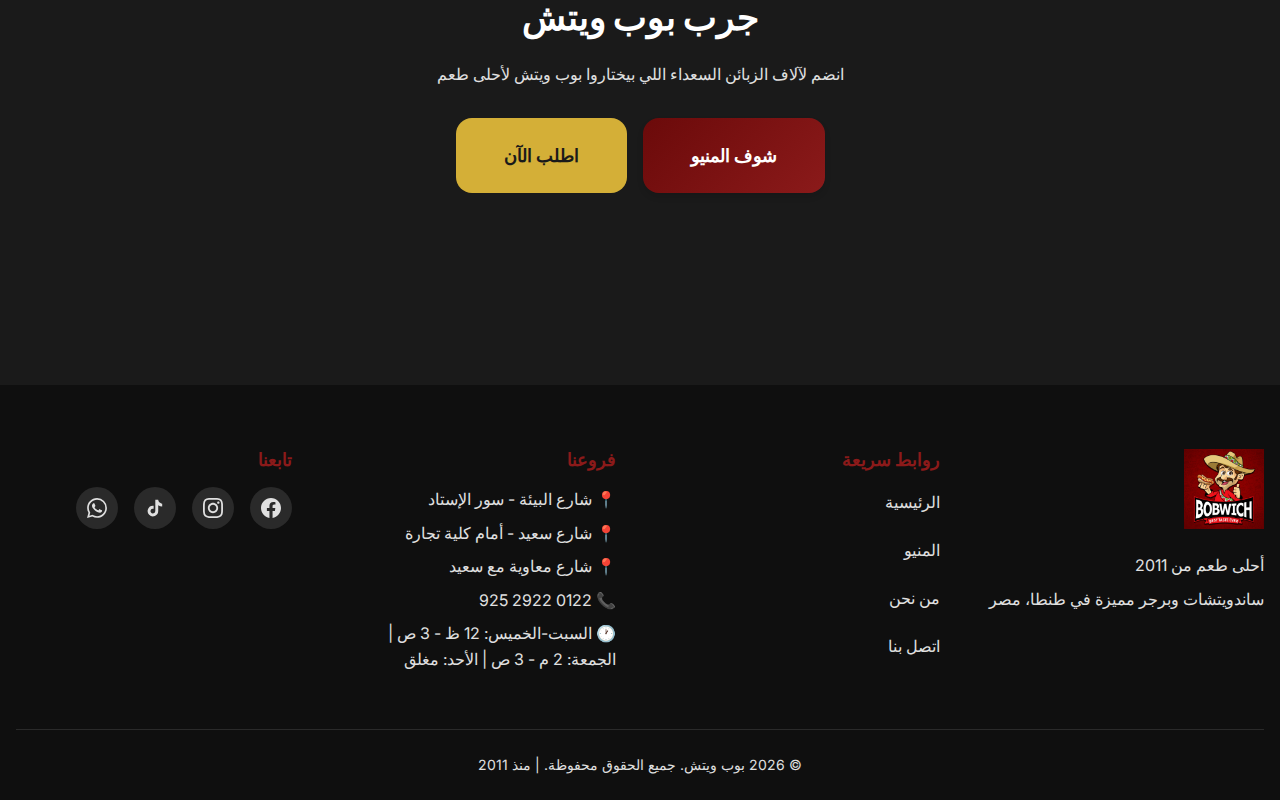
<file: about.html>
﻿<!DOCTYPE html>
<html lang="ar" dir="rtl">

<head>
    <meta charset="UTF-8">
    <meta name="viewport" content="width=device-width, initial-scale=1.0">

    <!-- SEO Meta Tags -->
    <title>من نحن - بوب ويتش | قصتنا منذ 2011</title>
    <meta name="description"
        content="اعرف قصة بوب ويتش من 2011. اكتشف التزامنا بالجودة، المكونات الطازجة، وأحلى طعم في طنطا، مصر.">
    <meta name="keywords" content="قصة بوب ويتش, تاريخ المطعم, جودة الطعام, مطعم طنطا">

    <!-- Canonical URL -->
    <link rel="canonical" href="https://bobwich.com/about.html">

    <!-- Open Graph / Facebook -->
    <meta property="og:type" content="website">
    <meta property="og:url" content="https://bobwich.com/about.html">
    <meta property="og:title" content="من نحن - بوب ويتش | قصتنا منذ 2011">
    <meta property="og:description"
        content="اعرف قصة بوب ويتش من 2011. اكتشف التزامنا بالجودة والمكونات الطازجة في طنطا.">
    <meta property="og:image" content="./about.jpg">

    <!-- Favicon -->
    <link rel="icon" type="image/png" href="./Logo.png">

    <!-- Stylesheets -->
    <link rel="stylesheet" href="./css/styles.css">
    <link rel="stylesheet" href="./css/about.css">
</head>

<body>

    <!-- Header & Navigation -->
    <header class="header" id="header">
        <div class="container">
            <a href="index.html" class="logo">
                <img src="./Logo.png" alt="بوب ويتش">
            </a>

            <nav class="nav">
                <ul class="nav-menu" id="navMenu">
                    <li><a href="index.html" class="nav-link">الرئيسية</a></li>
                    <li><a href="menu.html" class="nav-link">المنيو</a></li>
                    <li><a href="about.html" class="nav-link active">احنا مين!</a></li>
                    <li><a href="contact.html" class="nav-link">كلمنا</a></li>
                    <li><a href="menu.html" class="btn btn-primary btn-sm">يلا نطلب</a></li>
                </ul>

                <div class="mobile-toggle" id="mobileToggle" role="button" tabindex="0" aria-label="فتح القائمة">
                    <span></span>
                    <span></span>
                    <span></span>
                </div>
            </nav>
        </div>
    </header>

    <!-- About Hero -->
    <section class="about-hero">
        <div class="container">
            <h1>من نحن</h1>
            <p>القصة وراء مطعم طنطا المفضل</p>
        </div>
    </section>

    <!-- Our Story -->
    <section class="section">
        <div class="container">
            <div class="story-grid">
                <div class="story-image">
                    <img src="./about.jpg" alt="مطعم بوب ويتش" class="brand-logo about-photo">
                </div>
                <div class="story-content">
                    <h2 class="mb-2">قصتنا</h2>
                    <p class="mb-2">
                        تأسس بوب ويتش في <strong>2011</strong> برؤية بسيطة: نقدم أحلى
                        ساندويتشات وبرجر لأهل طنطا. اللي
                        بدأ كمشروع صغير بالحب، نما بسرعة ليصبح واحد من أشهر
                        مطاعم المدينة.
                    </p>
                    <p class="mb-2">
                        مؤسسنا، مستوحى من نكهات عالمية وطعم تحفة، ابتكر
                        منيو يجمع بين مكونات عالية الجودة ووصفات أصلية.
                        كل ساندويتش، كل برجر، وكل وجبة محضرة بعناية واهتمام.
                    </p>
                    <p>
                        اليوم، بعد أكتر من <strong>15 سنة</strong>، نستمر في خدمة آلاف
                        الزبائن الراضيين اللي بيثقوا فينا
                        نقدملهم <strong class="text-primary">أحلى طعم</strong>.
                    </p>
                </div>
            </div>
        </div>
    </section>

    <!-- Our Values -->
    <section class="section bg-dark-gray">
        <div class="container">
            <div class="section-title">
                <h2>اللي بيميزنا</h2>
                <p>التزامنا بالتميز في كل جانب</p>
            </div>

            <div class="values-grid">
                <div class="value-card">
                    <div class="value-icon">🥇</div>
                    <h3>جودة عالية</h3>
                    <p>بنختار أفضل المكونات بس وما بنتنازلش عن الجودة أبداً.
                        كل صنف في المنيو بيحقق معايير صارمة.</p>
                </div>

                <div class="value-card">
                    <div class="value-icon">🌱</div>
                    <h3>فريش يومياً</h3>
                    <p>كل مكوناتنا فريش ومحضرة يومياً. مفيش لحوم مجمدة،
                        ما فيش مواد حافظة – أكل طبيعي ولذيذ بس.</p>
                </div>

                <div class="value-card">
                    <div class="value-icon">👨‍🍳</div>
                    <h3>تحضير احترافي</h3>
                    <p>طباخينا الخبراء بيتبعوا وصفات مجربة وتقنيات علشان نضمن
                        طعم مذهل وثابت كل مرة.</p>
                </div>

                <div class="value-card">
                    <div class="value-icon">⚡</div>
                    <h3>خدمة سريعة</h3>
                    <p>نحن نقدر وقتك. سواء بتاكل عندنا أو طالب توصيل، نضمن إن
                        أكلك يوصلك سخن وفي الوقت.</p>
                </div>

                <div class="value-card">
                    <div class="value-icon">💰</div>
                    <h3>أسعار مفيش زيها</h3>
                    <p>الجودة العالية ما تعنيش أسعار عالية. نحن نقدم قيمة
                        استثنائية مقابل فلوسك مع كل وجبة.</p>
                </div>

                <div class="value-card">
                    <div class="value-icon">❤️</div>
                    <h3>العميل أولاً</h3>
                    <p>رضاك هو أولويتنا. نحن نسمع للملاحظات ونتحسن باستمرار
                        عشان نخدمك أحسن.</p>
                </div>
            </div>
        </div>
    </section>

    <!-- Quality Standards -->
    <section class="section">
        <div class="container">
            <div class="quality-section">
                <h2 class="text-center mb-3">معايير الجودة</h2>

                <div class="quality-grid">
                    <div class="quality-item">
                        <h4>🥩 مكونات مميزة</h4>
                        <p>نتشارك مع موردين موثوقين لضمان إن كل مكون يستوفي
                            معاييرنا العالية. من الخضار الفريش للحوم
                            الممتازة، الجودة غير قابلة للتفاوض.</p>
                    </div>

                    <div class="quality-item">
                        <h4>🧼 النظافة أولاً</h4>
                        <p>مطبخنا يحافظ على أعلى معايير النظافة. فحوصات
                            دورية، تعامل صحيح مع الطعام، وبيئة نظيفة هي أساس
                            عملنا.</p>
                    </div>

                    <div class="quality-item">
                        <h4>👥 فريق مدرب</h4>
                        <p>فريقنا يخضع لتدريب دوري لضمان إنهم يقدموا أكل رائع
                            وخدمة ممتازة. كل موظف فخور بتمثيل بوب
                            ويتش.</p>
                    </div>

                    <div class="quality-item">
                        <h4>🔥 طهي مثالي</h4>
                        <p>من الشوي للقلي، كل عملية طهي تتم مراقبتها بعناية.
                            نستخدم درجات حرارة وتوقيت صحيح لتحقيق الطعم
                            والقوام المثالي.</p>
                    </div>
                </div>
            </div>
        </div>
    </section>

    <!-- Stats Section -->
    <section class="section bg-dark-gray">
        <div class="container">
            <div class="stats-grid">
                <div class="stat-card">
                    <div class="stat-number">+15</div>
                    <div class="stat-label">سنة من التميز</div>
                </div>

                <div class="stat-card">
                    <div class="stat-number">+50K</div>
                    <div class="stat-label">زبون سعيد</div>
                </div>

                <div class="stat-card">
                    <div class="stat-number">+100K</div>
                    <div class="stat-label">طلب تم توصيله</div>
                </div>

                <div class="stat-card">
                    <div class="stat-number">+40</div>
                    <div class="stat-label">صنف في المنيو</div>
                </div>
            </div>
        </div>
    </section>

    <!-- CTA Section -->
    <section class="section">
        <div class="container text-center">
            <h2 class="mb-2">جرب بوب ويتش</h2>
            <p class="mb-2">انضم لآلاف الزبائن السعداء اللي بيختاروا بوب ويتش
                لأحلى طعم</p>
            <div class="cta-buttons">
                <a href="menu.html" class="btn btn-primary btn-lg">شوف المنيو</a>
                <a href="https://wa.me/201556311496" class="btn btn-accent btn-lg" target="_blank">اطلب الآن</a>
            </div>
        </div>
    </section>

    <!-- Footer -->
    <footer class="footer">
        <div class="container">
            <div class="footer-content">
                <div class="footer-section">
                    <div class="logo mb-2">
                        <img src="./Logo.png" alt="بوب ويتش" style="height: 80px;">
                    </div>
                    <p>أحلى طعم من 2011</p>
                    <p>ساندويتشات وبرجر مميزة في طنطا، مصر</p>
                </div>

                <div class="footer-section">
                    <h3>روابط سريعة</h3>
                    <div class="footer-links">
                        <a href="index.html">الرئيسية</a>
                        <a href="menu.html">المنيو</a>
                        <a href="about.html">من نحن</a>
                        <a href="contact.html">اتصل بنا</a>
                    </div>
                </div>

                <div class="footer-section">
                    <h3>فروعنا</h3>
                    <p>📍 شارع البيئة - سور الإستاد</p>
                    <p>📍 شارع سعيد - أمام كلية تجارة</p>
                    <p>📍 شارع معاوية مع سعيد</p>
                    <p>📞 <a href="tel:+201222922925">0122 2922 925</a></p>
                    <p>🕐 السبت-الخميس: 12 ظ - 3 ص | الجمعة: 2 م - 3 ص | الأحد: مغلق</p>
                </div>

                <div class="footer-section">
                    <h3>تابعنا</h3>
                    <div class="social-links">
                        <a href="https://www.facebook.com/bobwich.tanta" class="social-link facebook"
                            aria-label="Facebook" target="_blank" rel="noopener">
                            <svg viewBox="0 0 24 24" fill="currentColor">
                                <path
                                    d="M24 12.073c0-6.627-5.373-12-12-12s-12 5.373-12 12c0 5.99 4.388 10.954 10.125 11.854v-8.385H7.078v-3.47h3.047V9.43c0-3.007 1.792-4.669 4.533-4.669 1.312 0 2.686.235 2.686.235v2.953H15.83c-1.491 0-1.956.925-1.956 1.874v2.25h3.328l-.532 3.47h-2.796v8.385C19.612 23.027 24 18.062 24 12.073z" />
                            </svg>
                        </a>
                        <a href="https://www.instagram.com/bobwich_tanta" class="social-link instagram"
                            aria-label="Instagram" target="_blank" rel="noopener">
                            <svg viewBox="0 0 24 24" fill="currentColor">
                                <path
                                    d="M12 2.163c3.204 0 3.584.012 4.85.07 3.252.148 4.771 1.691 4.919 4.919.058 1.265.069 1.645.069 4.849 0 3.205-.012 3.584-.069 4.849-.149 3.225-1.664 4.771-4.919 4.919-1.266.058-1.644.07-4.85.07-3.204 0-3.584-.012-4.849-.07-3.26-.149-4.771-1.699-4.919-4.92-.058-1.265-.07-1.644-.07-4.849 0-3.204.013-3.583.07-4.849.149-3.227 1.664-4.771 4.919-4.919 1.266-.057 1.645-.069 4.849-.069zm0-2.163c-3.259 0-3.667.014-4.947.072-4.358.2-6.78 2.618-6.98 6.98-.059 1.281-.073 1.689-.073 4.948 0 3.259.014 3.668.072 4.948.2 4.358 2.618 6.78 6.98 6.98 1.281.058 1.689.072 4.948.072 3.259 0 3.668-.014 4.948-.072 4.354-.2 6.782-2.618 6.979-6.98.059-1.28.073-1.689.073-4.948 0-3.259-.014-3.667-.072-4.947-.196-4.354-2.617-6.78-6.979-6.98-1.281-.059-1.69-.073-4.949-.073zm0 5.838c-3.403 0-6.162 2.759-6.162 6.162s2.759 6.163 6.162 6.163 6.162-2.759 6.162-6.163c0-3.403-2.759-6.162-6.162-6.162zm0 10.162c-2.209 0-4-1.79-4-4 0-2.209 1.791-4 4-4s4 1.791 4 4c0 2.21-1.791 4-4 4zm6.406-11.845c-.796 0-1.441.645-1.441 1.44s.645 1.44 1.441 1.44c.795 0 1.439-.645 1.439-1.44s-.644-1.44-1.439-1.44z" />
                            </svg>
                        </a>
                        <a href="https://www.tiktok.com/@bobwich.eg" class="social-link tiktok" aria-label="TikTok"
                            target="_blank" rel="noopener">
                            <svg viewBox="0 0 24 24" fill="currentColor">
                                <path
                                    d="M19.59 6.69a4.83 4.83 0 0 1-3.77-4.25V2h-3.45v13.67a2.89 2.89 0 0 1-5.2 1.74 2.89 2.89 0 0 1 2.31-4.64 2.93 2.93 0 0 1 .88.13V9.4a6.84 6.84 0 0 0-1-.05A6.33 6.33 0 0 0 5 20.1a6.34 6.34 0 0 0 10.86-4.43v-7a8.16 8.16 0 0 0 4.77 1.52v-3.4a4.85 4.85 0 0 1-1-.1z" />
                            </svg>
                        </a>
                        <a href="https://wa.me/201556311496" class="social-link whatsapp" aria-label="WhatsApp"
                            target="_blank" rel="noopener">
                            <svg viewBox="0 0 24 24" fill="currentColor">
                                <path
                                    d="M17.472 14.382c-.297-.149-1.758-.867-2.03-.967-.273-.099-.471-.148-.67.15-.197.297-.767.966-.94 1.164-.173.199-.347.223-.644.075-.297-.15-1.255-.463-2.39-1.475-.883-.788-1.48-1.761-1.653-2.059-.173-.297-.018-.458.13-.606.134-.133.298-.347.446-.52.149-.174.198-.298.298-.497.099-.198.05-.371-.025-.52-.075-.149-.669-1.612-.916-2.207-.242-.579-.487-.5-.669-.51-.173-.008-.371-.01-.57-.01-.198 0-.52.074-.792.372-.272.297-1.04 1.016-1.04 2.479 0 1.462 1.065 2.875 1.213 3.074.149.198 2.096 3.2 5.077 4.487.709.306 1.262.489 1.694.625.712.227 1.36.195 1.871.118.571-.085 1.758-.719 2.006-1.413.248-.694.248-1.289.173-1.413-.074-.124-.272-.198-.57-.347m-5.421 7.403h-.004a9.87 9.87 0 01-5.031-1.378l-.361-.214-3.741.982.998-3.648-.235-.374a9.86 9.86 0 01-1.51-5.26c.001-5.45 4.436-9.884 9.888-9.884 2.64 0 5.122 1.03 6.988 2.898a9.825 9.825 0 012.893 6.994c-.003 5.45-4.437 9.884-9.885 9.884m8.413-18.297A11.815 11.815 0 0012.05 0C5.495 0 .16 5.335.157 11.892c0 2.096.547 4.142 1.588 5.945L.057 24l6.305-1.654a11.882 11.882 0 005.683 1.448h.005c6.554 0 11.89-5.335 11.893-11.893a11.821 11.821 0 00-3.48-8.413z" />
                            </svg>
                        </a>
                    </div>
                </div>
            </div>

            <div class="footer-bottom">
                <p>&copy; 2026 بوب ويتش. جميع الحقوق محفوظة. | منذ 2011</p>
            </div>
        </div>
    </footer>

    <!-- Scripts -->
    <script src="./js/main.js"></script>
</body>

</html>
</file>
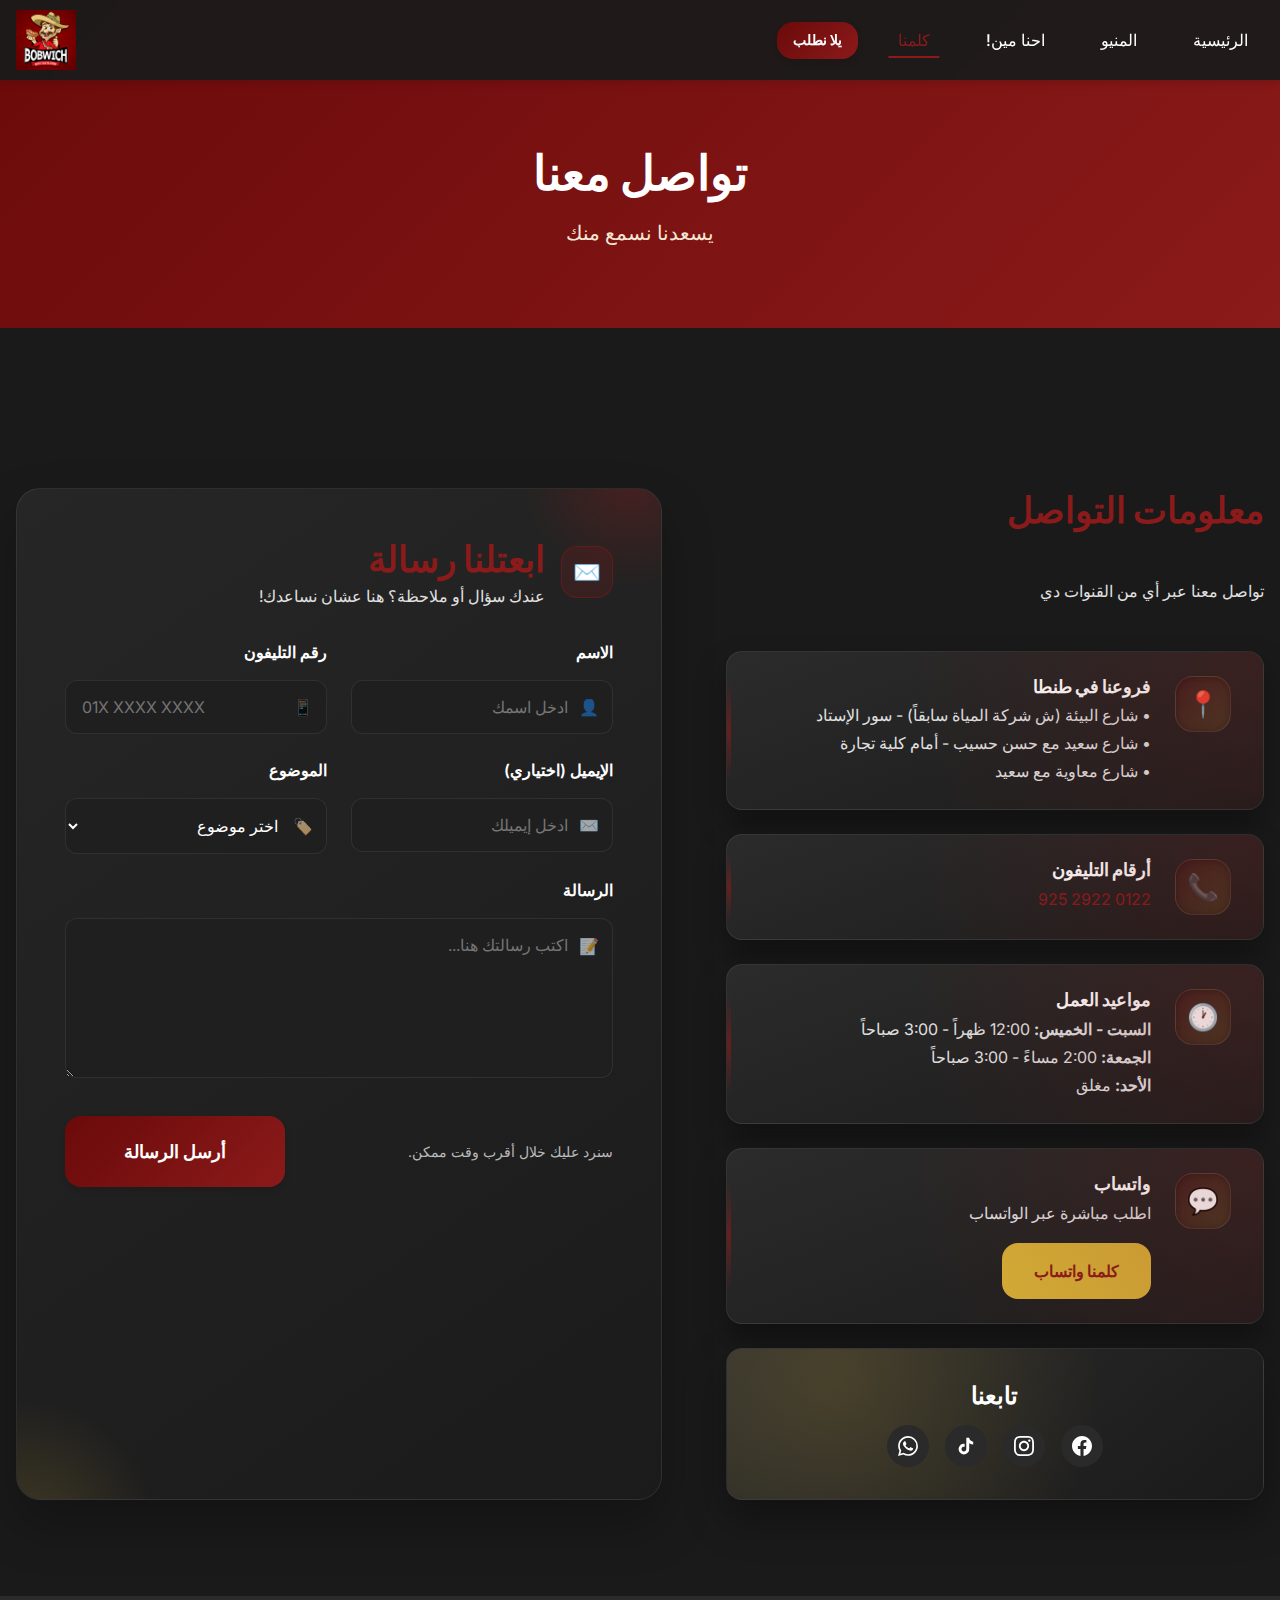
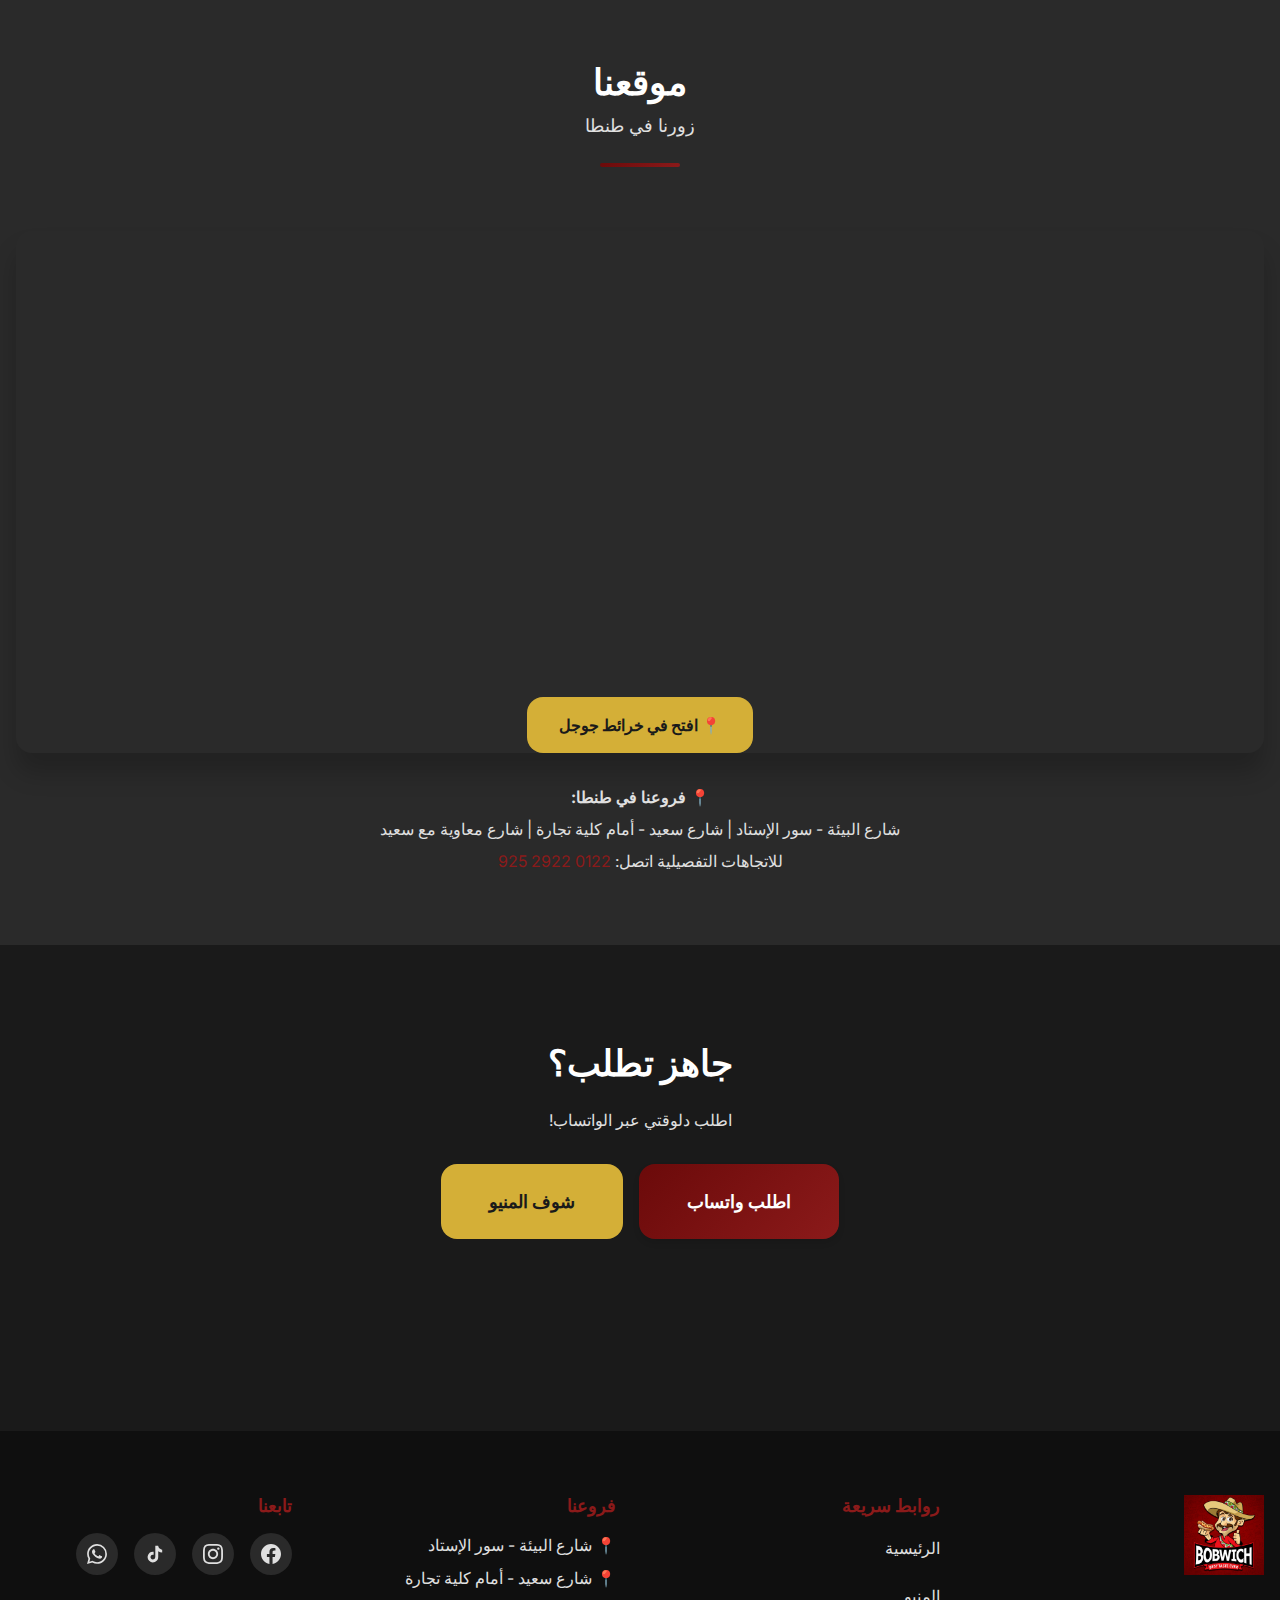
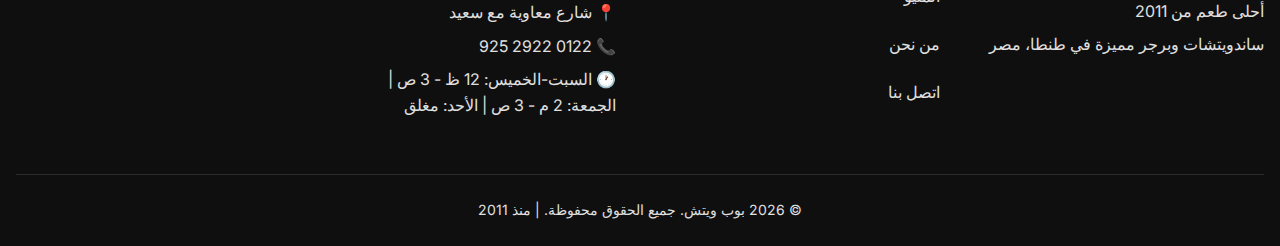
<file: contact.html>
﻿<!DOCTYPE html>
<html lang="ar" dir="rtl">

<head>
    <meta charset="UTF-8">
    <meta name="viewport" content="width=device-width, initial-scale=1.0">

    <!-- SEO Meta Tags -->
    <title>اتصل بنا - بوب ويتش | تواصل معنا</title>
    <meta name="description"
        content="تواصل مع مطعم بوب ويتش في طنطا. اتصل بنا، زورنا، أو ابعتلنا رسالة. هنا عشان نخدمك بأحلى طعم!">
    <meta name="keywords" content="تواصل بوب ويتش, مطعم طنطا, رقم التليفون, الموقع, طلب واتساب">

    <!-- Canonical URL -->
    <link rel="canonical" href="https://bobwich.com/contact.html">

    <!-- Open Graph / Facebook -->
    <meta property="og:type" content="website">
    <meta property="og:url" content="https://bobwich.com/contact.html">
    <meta property="og:title" content="اتصل بنا - بوب ويتش | تواصل معنا">
    <meta property="og:description" content="تواصل مع مطعم بوب ويتش في طنطا. اتصل بنا أو زورنا في فروعنا الثلاث.">
    <meta property="og:image" content="./Logo.png">

    <!-- Favicon -->
    <link rel="icon" type="image/png" href="./Logo.png">

    <!-- Stylesheets -->
    <link rel="stylesheet" href="./css/styles.css">
    <link rel="stylesheet" href="./css/contact.css">
</head>

<body>

    <!-- Header & Navigation -->
    <header class="header" id="header">
        <div class="container">
            <a href="index.html" class="logo">
                <img src="./Logo.png" alt="بوب ويتش">
            </a>

            <nav class="nav">
                <ul class="nav-menu" id="navMenu">
                    <li><a href="index.html" class="nav-link">الرئيسية</a></li>
                    <li><a href="menu.html" class="nav-link">المنيو</a></li>
                    <li><a href="about.html" class="nav-link">احنا مين!</a></li>
                    <li><a href="contact.html" class="nav-link active">كلمنا</a></li>
                    <li><a href="menu.html" class="btn btn-primary btn-sm">يلا نطلب</a></li>
                </ul>

                <div class="mobile-toggle" id="mobileToggle" role="button" tabindex="0" aria-label="فتح القائمة">
                    <span></span>
                    <span></span>
                    <span></span>
                </div>
            </nav>
        </div>
    </header>

    <!-- Contact Hero -->
    <section class="contact-hero">
        <div class="container">
            <h1>تواصل معنا</h1>
            <p>يسعدنا نسمع منك</p>
        </div>
    </section>

    <!-- Contact Information & Form -->
    <section class="section">
        <div class="container">
            <div class="contact-grid">

                <!-- Contact Information -->
                <div class="contact-info">
                    <h2 class="mb-2">معلومات التواصل</h2>
                    <p class="mb-2">تواصل معنا عبر أي من القنوات دي</p>

                    <div class="contact-item">
                        <div class="contact-icon">📍</div>
                        <div class="contact-details">
                            <h4>فروعنا في طنطا</h4>
                            <p>• شارع البيئة (ش شركة المياة سابقاً) - سور الإستاد</p>
                            <p>• شارع سعيد مع حسن حسيب - أمام كلية تجارة</p>
                            <p>• شارع معاوية مع سعيد</p>
                        </div>
                    </div>

                    <div class="contact-item">
                        <div class="contact-icon">📞</div>
                        <div class="contact-details">
                            <h4>أرقام التليفون</h4>
                            <p>
                                <a href="tel:+201222922925">0122 2922 925</a><br>

                            </p>
                        </div>
                    </div>

                    <div class="contact-item">
                        <div class="contact-icon">🕐</div>
                        <div class="contact-details">
                            <h4>مواعيد العمل</h4>
                            <p>
                                <strong>السبت - الخميس:</strong> 12:00 ظهراً - 3:00 صباحاً<br>
                                <strong>الجمعة:</strong> 2:00 مساءً - 3:00 صباحاً<br>
                                <strong>الأحد:</strong> مغلق
                            </p>
                        </div>
                    </div>

                    <div class="contact-item">
                        <div class="contact-icon">💬</div>
                        <div class="contact-details">
                            <h4>واتساب</h4>
                            <p>اطلب مباشرة عبر الواتساب</p>
                            <a href="https://wa.me/201556311496" class="btn btn-accent mt-1" target="_blank"
                                rel="noopener">
                                كلمنا واتساب
                            </a>
                        </div>
                    </div>

                    <div class="social-section">
                        <h4>تابعنا</h4>
                        <div class="social-links">
                            <a href="https://www.facebook.com/bobwich.tanta" class="social-link facebook"
                                aria-label="Facebook" title="فيسبوك" target="_blank" rel="noopener">
                                <svg viewBox="0 0 24 24" fill="currentColor">
                                    <path
                                        d="M24 12.073c0-6.627-5.373-12-12-12s-12 5.373-12 12c0 5.99 4.388 10.954 10.125 11.854v-8.385H7.078v-3.47h3.047V9.43c0-3.007 1.792-4.669 4.533-4.669 1.312 0 2.686.235 2.686.235v2.953H15.83c-1.491 0-1.956.925-1.956 1.874v2.25h3.328l-.532 3.47h-2.796v8.385C19.612 23.027 24 18.062 24 12.073z" />
                                </svg>
                            </a>
                            <a href="https://www.instagram.com/bobwich_tanta" class="social-link instagram"
                                aria-label="Instagram" title="انستجرام" target="_blank" rel="noopener">
                                <svg viewBox="0 0 24 24" fill="currentColor">
                                    <path
                                        d="M12 2.163c3.204 0 3.584.012 4.85.07 3.252.148 4.771 1.691 4.919 4.919.058 1.265.069 1.645.069 4.849 0 3.205-.012 3.584-.069 4.849-.149 3.225-1.664 4.771-4.919 4.919-1.266.058-1.644.07-4.85.07-3.204 0-3.584-.012-4.849-.07-3.26-.149-4.771-1.699-4.919-4.92-.058-1.265-.07-1.644-.07-4.849 0-3.204.013-3.583.07-4.849.149-3.227 1.664-4.771 4.919-4.919 1.266-.057 1.645-.069 4.849-.069zm0-2.163c-3.259 0-3.667.014-4.947.072-4.358.2-6.78 2.618-6.98 6.98-.059 1.281-.073 1.689-.073 4.948 0 3.259.014 3.668.072 4.948.2 4.358 2.618 6.78 6.98 6.98 1.281.058 1.689.072 4.948.072 3.259 0 3.668-.014 4.948-.072 4.354-.2 6.782-2.618 6.979-6.98.059-1.28.073-1.689.073-4.948 0-3.259-.014-3.667-.072-4.947-.196-4.354-2.617-6.78-6.979-6.98-1.281-.059-1.69-.073-4.949-.073zm0 5.838c-3.403 0-6.162 2.759-6.162 6.162s2.759 6.163 6.162 6.163 6.162-2.759 6.162-6.163c0-3.403-2.759-6.162-6.162-6.162zm0 10.162c-2.209 0-4-1.79-4-4 0-2.209 1.791-4 4-4s4 1.791 4 4c0 2.21-1.791 4-4 4zm6.406-11.845c-.796 0-1.441.645-1.441 1.44s.645 1.44 1.441 1.44c.795 0 1.439-.645 1.439-1.44s-.644-1.44-1.439-1.44z" />
                                </svg>
                            </a>
                            <a href="https://www.tiktok.com/@bobwich.eg" class="social-link tiktok" aria-label="TikTok"
                                title="تيك توك" target="_blank" rel="noopener">
                                <svg viewBox="0 0 24 24" fill="currentColor">
                                    <path
                                        d="M19.59 6.69a4.83 4.83 0 0 1-3.77-4.25V2h-3.45v13.67a2.89 2.89 0 0 1-5.2 1.74 2.89 2.89 0 0 1 2.31-4.64 2.93 2.93 0 0 1 .88.13V9.4a6.84 6.84 0 0 0-1-.05A6.33 6.33 0 0 0 5 20.1a6.34 6.34 0 0 0 10.86-4.43v-7a8.16 8.16 0 0 0 4.77 1.52v-3.4a4.85 4.85 0 0 1-1-.1z" />
                                </svg>
                            </a>
                            <a href="https://wa.me/201556311496" class="social-link whatsapp" aria-label="WhatsApp"
                                title="واتساب" target="_blank" rel="noopener">
                                <svg viewBox="0 0 24 24" fill="currentColor">
                                    <path
                                        d="M17.472 14.382c-.297-.149-1.758-.867-2.03-.967-.273-.099-.471-.148-.67.15-.197.297-.767.966-.94 1.164-.173.199-.347.223-.644.075-.297-.15-1.255-.463-2.39-1.475-.883-.788-1.48-1.761-1.653-2.059-.173-.297-.018-.458.13-.606.134-.133.298-.347.446-.52.149-.174.198-.298.298-.497.099-.198.05-.371-.025-.52-.075-.149-.669-1.612-.916-2.207-.242-.579-.487-.5-.669-.51-.173-.008-.371-.01-.57-.01-.198 0-.52.074-.792.372-.272.297-1.04 1.016-1.04 2.479 0 1.462 1.065 2.875 1.213 3.074.149.198 2.096 3.2 5.077 4.487.709.306 1.262.489 1.694.625.712.227 1.36.195 1.871.118.571-.085 1.758-.719 2.006-1.413.248-.694.248-1.289.173-1.413-.074-.124-.272-.198-.57-.347m-5.421 7.403h-.004a9.87 9.87 0 01-5.031-1.378l-.361-.214-3.741.982.998-3.648-.235-.374a9.86 9.86 0 01-1.51-5.26c.001-5.45 4.436-9.884 9.888-9.884 2.64 0 5.122 1.03 6.988 2.898a9.825 9.825 0 012.893 6.994c-.003 5.45-4.437 9.884-9.885 9.884m8.413-18.297A11.815 11.815 0 0012.05 0C5.495 0 .16 5.335.157 11.892c0 2.096.547 4.142 1.588 5.945L.057 24l6.305-1.654a11.882 11.882 0 005.683 1.448h.005c6.554 0 11.89-5.335 11.893-11.893a11.821 11.821 0 00-3.48-8.413z" />
                                </svg>
                            </a>
                        </div>
                    </div>
                </div>

                <!-- Contact Form -->
                <div class="contact-form-container">
                    <div class="form-header">
                        <div class="form-badge">✉️</div>
                        <div class="form-header-text">
                            <h2>ابعتلنا رسالة</h2>
                            <p>عندك سؤال أو ملاحظة؟ هنا عشان نساعدك!</p>
                        </div>
                    </div>

                    <form class="contact-form modern-form" id="contactForm" onsubmit="handleContactForm(event)">
                        <div class="form-grid">
                            <div class="form-field">
                                <label for="name" class="form-label">الاسم</label>
                                <div class="input-shell">
                                    <span class="input-icon">👤</span>
                                    <input type="text" id="name" name="name" class="form-input form-input--icon"
                                        placeholder="ادخل اسمك" required>
                                </div>
                            </div>

                            <div class="form-field">
                                <label for="phone" class="form-label">رقم التليفون</label>
                                <div class="input-shell">
                                    <span class="input-icon">📱</span>
                                    <input type="tel" id="phone" name="phone" class="form-input form-input--icon"
                                        placeholder="01X XXXX XXXX" required>
                                </div>
                            </div>

                            <div class="form-field">
                                <label for="email" class="form-label">الإيميل (اختياري)</label>
                                <div class="input-shell">
                                    <span class="input-icon">✉️</span>
                                    <input type="email" id="email" name="email" class="form-input form-input--icon"
                                        placeholder="ادخل إيميلك">
                                </div>
                            </div>

                            <div class="form-field">
                                <label for="subject" class="form-label">الموضوع</label>
                                <div class="input-shell">
                                    <span class="input-icon">🏷️</span>
                                    <select id="subject" name="subject" class="form-select form-input--icon" required>
                                        <option value="">اختر موضوع</option>
                                        <option value="order">استفسار عن طلب</option>
                                        <option value="feedback">ملاحظات</option>
                                        <option value="complaint">شكوى</option>
                                        <option value="suggestion">اقتراح</option>
                                        <option value="other">آخر</option>
                                    </select>
                                </div>
                            </div>

                            <div class="form-field full">
                                <label for="message" class="form-label">الرسالة</label>
                                <div class="input-shell textarea-shell">
                                    <span class="input-icon">📝</span>
                                    <textarea id="message" name="message" class="form-textarea form-input--icon"
                                        placeholder="اكتب رسالتك هنا..." required></textarea>
                                </div>
                            </div>
                        </div>

                        <div class="form-footer">
                            <p class="form-note">سنرد عليك خلال أقرب وقت ممكن.</p>
                            <button type="submit" class="btn btn-primary btn-lg form-submit">
                                أرسل الرسالة
                            </button>
                        </div>
                    </form>
                </div>

            </div>
        </div>
    </section>

    <!-- Map Section -->
    <section class="section map-section bg-dark-gray">
        <div class="container">
            <div class="section-title">
                <h2>موقعنا</h2>
                <p>زورنا في طنطا</p>
            </div>

            <div class="map-container">
                <iframe
                    src="https://www.google.com/maps/embed?pb=!1m18!1m12!1m3!1d3426.5!2d30.9949!3d30.7865!2m3!1f0!2f0!3f0!3m2!1i1024!2i768!4f13.1!3m3!1m2!1s0x14f7c8e6b6b6b6b6%3A0x1234567890abcdef!2sBobWich!5e0!3m2!1sar!2seg!4v1707100000000!5m2!1sar!2seg"
                    width="100%" height="450" style="border:0; border-radius: var(--radius-lg);" allowfullscreen=""
                    loading="lazy" referrerpolicy="no-referrer-when-downgrade"
                    title="موقع مطعم بوب ويتش في طنطا"></iframe>
                <div class="map-link-wrapper" style="text-align: center; margin-top: 1rem;">
                    <a href="https://maps.app.goo.gl/fyJar1o42bByz9pe9" target="_blank" rel="noopener"
                        class="btn btn-accent" style="display: inline-flex; align-items: center; gap: 0.5rem;">
                        📍 افتح في خرائط جوجل
                    </a>
                </div>
            </div>

            <div class="map-note text-center mt-2">
                <p>📍 <strong>فروعنا في طنطا:</strong></p>
                <p>شارع البيئة - سور الإستاد | شارع سعيد - أمام كلية تجارة | شارع معاوية مع سعيد</p>
                <p>للاتجاهات التفصيلية اتصل: <a href="tel:+201222922925" class="text-primary">0122 2922 925</a></p>
            </div>
        </div>
    </section>

    <!-- Quick Order CTA -->
    <section class="section">
        <div class="container text-center">
            <h2 class="mb-2">جاهز تطلب؟</h2>
            <p class="mb-2">اطلب دلوقتي عبر الواتساب!</p>
            <div class="cta-buttons">
                <a href="https://wa.me/201556311496" class="btn btn-primary btn-lg" target="_blank">اطلب واتساب</a>
                <a href="menu.html" class="btn btn-accent btn-lg">شوف المنيو</a>
            </div>
        </div>
    </section>

    <!-- Footer -->
    <footer class="footer">
        <div class="container">
            <div class="footer-content">
                <div class="footer-section">
                    <div class="logo mb-2">
                        <img src="./Logo.png" alt="بوب ويتش" style="height: 80px;">
                    </div>
                    <p>أحلى طعم من 2011</p>
                    <p>ساندويتشات وبرجر مميزة في طنطا، مصر</p>
                </div>

                <div class="footer-section">
                    <h3>روابط سريعة</h3>
                    <div class="footer-links">
                        <a href="index.html">الرئيسية</a>
                        <a href="menu.html">المنيو</a>
                        <a href="about.html">من نحن</a>
                        <a href="contact.html">اتصل بنا</a>
                    </div>
                </div>

                <div class="footer-section">
                    <h3>فروعنا</h3>
                    <p>📍 شارع البيئة - سور الإستاد</p>
                    <p>📍 شارع سعيد - أمام كلية تجارة</p>
                    <p>📍 شارع معاوية مع سعيد</p>
                    <p>📞 <a href="tel:+201222922925">0122 2922 925</a></p>
                    <p>🕐 السبت-الخميس: 12 ظ - 3 ص | الجمعة: 2 م - 3 ص | الأحد: مغلق</p>
                </div>

                <div class="footer-section">
                    <h3>تابعنا</h3>
                    <div class="social-links">
                        <a href="https://www.facebook.com/bobwich.tanta" class="social-link facebook"
                            aria-label="Facebook" target="_blank" rel="noopener">
                            <svg viewBox="0 0 24 24" fill="currentColor">
                                <path
                                    d="M24 12.073c0-6.627-5.373-12-12-12s-12 5.373-12 12c0 5.99 4.388 10.954 10.125 11.854v-8.385H7.078v-3.47h3.047V9.43c0-3.007 1.792-4.669 4.533-4.669 1.312 0 2.686.235 2.686.235v2.953H15.83c-1.491 0-1.956.925-1.956 1.874v2.25h3.328l-.532 3.47h-2.796v8.385C19.612 23.027 24 18.062 24 12.073z" />
                            </svg>
                        </a>
                        <a href="https://www.instagram.com/bobwich_tanta" class="social-link instagram"
                            aria-label="Instagram" target="_blank" rel="noopener">
                            <svg viewBox="0 0 24 24" fill="currentColor">
                                <path
                                    d="M12 2.163c3.204 0 3.584.012 4.85.07 3.252.148 4.771 1.691 4.919 4.919.058 1.265.069 1.645.069 4.849 0 3.205-.012 3.584-.069 4.849-.149 3.225-1.664 4.771-4.919 4.919-1.266.058-1.644.07-4.85.07-3.204 0-3.584-.012-4.849-.07-3.26-.149-4.771-1.699-4.919-4.92-.058-1.265-.07-1.644-.07-4.849 0-3.204.013-3.583.07-4.849.149-3.227 1.664-4.771 4.919-4.919 1.266-.057 1.645-.069 4.849-.069zm0-2.163c-3.259 0-3.667.014-4.947.072-4.358.2-6.78 2.618-6.98 6.98-.059 1.281-.073 1.689-.073 4.948 0 3.259.014 3.668.072 4.948.2 4.358 2.618 6.78 6.98 6.98 1.281.058 1.689.072 4.948.072 3.259 0 3.668-.014 4.948-.072 4.354-.2 6.782-2.618 6.979-6.98.059-1.28.073-1.689.073-4.948 0-3.259-.014-3.667-.072-4.947-.196-4.354-2.617-6.78-6.979-6.98-1.281-.059-1.69-.073-4.949-.073zm0 5.838c-3.403 0-6.162 2.759-6.162 6.162s2.759 6.163 6.162 6.163 6.162-2.759 6.162-6.163c0-3.403-2.759-6.162-6.162-6.162zm0 10.162c-2.209 0-4-1.79-4-4 0-2.209 1.791-4 4-4s4 1.791 4 4c0 2.21-1.791 4-4 4zm6.406-11.845c-.796 0-1.441.645-1.441 1.44s.645 1.44 1.441 1.44c.795 0 1.439-.645 1.439-1.44s-.644-1.44-1.439-1.44z" />
                            </svg>
                        </a>
                        <a href="https://www.tiktok.com/@bobwich.eg" class="social-link tiktok" aria-label="TikTok"
                            target="_blank" rel="noopener">
                            <svg viewBox="0 0 24 24" fill="currentColor">
                                <path
                                    d="M19.59 6.69a4.83 4.83 0 0 1-3.77-4.25V2h-3.45v13.67a2.89 2.89 0 0 1-5.2 1.74 2.89 2.89 0 0 1 2.31-4.64 2.93 2.93 0 0 1 .88.13V9.4a6.84 6.84 0 0 0-1-.05A6.33 6.33 0 0 0 5 20.1a6.34 6.34 0 0 0 10.86-4.43v-7a8.16 8.16 0 0 0 4.77 1.52v-3.4a4.85 4.85 0 0 1-1-.1z" />
                            </svg>
                        </a>
                        <a href="https://wa.me/201556311496" class="social-link whatsapp" aria-label="WhatsApp"
                            target="_blank" rel="noopener">
                            <svg viewBox="0 0 24 24" fill="currentColor">
                                <path
                                    d="M17.472 14.382c-.297-.149-1.758-.867-2.03-.967-.273-.099-.471-.148-.67.15-.197.297-.767.966-.94 1.164-.173.199-.347.223-.644.075-.297-.15-1.255-.463-2.39-1.475-.883-.788-1.48-1.761-1.653-2.059-.173-.297-.018-.458.13-.606.134-.133.298-.347.446-.52.149-.174.198-.298.298-.497.099-.198.05-.371-.025-.52-.075-.149-.669-1.612-.916-2.207-.242-.579-.487-.5-.669-.51-.173-.008-.371-.01-.57-.01-.198 0-.52.074-.792.372-.272.297-1.04 1.016-1.04 2.479 0 1.462 1.065 2.875 1.213 3.074.149.198 2.096 3.2 5.077 4.487.709.306 1.262.489 1.694.625.712.227 1.36.195 1.871.118.571-.085 1.758-.719 2.006-1.413.248-.694.248-1.289.173-1.413-.074-.124-.272-.198-.57-.347m-5.421 7.403h-.004a9.87 9.87 0 01-5.031-1.378l-.361-.214-3.741.982.998-3.648-.235-.374a9.86 9.86 0 01-1.51-5.26c.001-5.45 4.436-9.884 9.888-9.884 2.64 0 5.122 1.03 6.988 2.898a9.825 9.825 0 012.893 6.994c-.003 5.45-4.437 9.884-9.885 9.884m8.413-18.297A11.815 11.815 0 0012.05 0C5.495 0 .16 5.335.157 11.892c0 2.096.547 4.142 1.588 5.945L.057 24l6.305-1.654a11.882 11.882 0 005.683 1.448h.005c6.554 0 11.89-5.335 11.893-11.893a11.821 11.821 0 00-3.48-8.413z" />
                            </svg>
                        </a>
                    </div>
                </div>
            </div>

            <div class="footer-bottom">
                <p>&copy; 2026 بوب ويتش. جميع الحقوق محفوظة. | منذ 2011</p>
            </div>
        </div>
    </footer>

    <!-- Scripts -->
    <script src="./js/main.js"></script>
</body>

</html>
</file>
<file: css/styles.css>
/* ====================================
   BobWich Main Stylesheet
   Modern, premium restaurant design
   ==================================== */

@import url('https://fonts.googleapis.com/css2?family=Outfit:wght@400;500;600;700;800&family=Inter:wght@400;500;600;700&display=swap');
@import url('variables.css');

/* ====================================
   Reset & Base Styles
   ==================================== */

*,
*::before,
*::after {
    margin: 0;
    padding: 0;
    box-sizing: border-box;
}

html {
    scroll-behavior: smooth;
    overflow-x: hidden;
}

body {
    font-family: var(--font-secondary);
    font-size: var(--font-size-base);
    line-height: var(--line-height-normal);
    color: var(--color-white);
    background-color: var(--color-dark);
    overflow-x: hidden;
    -webkit-font-smoothing: antialiased;
    -moz-osx-font-smoothing: grayscale;
}

img {
    max-width: 100%;
    height: auto;
    display: block;
}

a {
    text-decoration: none;
    color: inherit;
    transition: color var(--transition-base);
}

ul,
ol {
    list-style: none;
}

button {
    font-family: inherit;
    border: none;
    background: none;
    cursor: pointer;
    transition: all var(--transition-base);
}

input,
textarea,
select {
    font-family: inherit;
    font-size: inherit;
    border: none;
    outline: none;
}

/* ====================================
   Typography
   ==================================== */

h1,
h2,
h3,
h4,
h5,
h6 {
    font-family: var(--font-primary);
    font-weight: var(--font-weight-bold);
    line-height: var(--line-height-tight);
    color: var(--color-white);
}

h1 {
    font-size: var(--font-size-5xl);
    font-weight: var(--font-weight-extrabold);
}

h2 {
    font-size: var(--font-size-4xl);
}

h3 {
    font-size: var(--font-size-3xl);
}

h4 {
    font-size: var(--font-size-2xl);
}

h5 {
    font-size: var(--font-size-xl);
}

h6 {
    font-size: var(--font-size-lg);
}

p {
    margin-bottom: var(--spacing-md);
    color: var(--color-light-gray);
}

/* ====================================
   Layout Utilities
   ==================================== */

.container {
    max-width: var(--container-max-width);
    margin: 0 auto;
    padding: 0 var(--container-padding);
    width: 100%;
}

.section {
    padding: var(--spacing-4xl) 0;
}

.section-title {
    text-align: center;
    margin-bottom: var(--spacing-3xl);
    position: relative;
}

.section-title h2 {
    margin-bottom: var(--spacing-sm);
}

.section-title p {
    font-size: var(--font-size-lg);
    color: var(--color-light-gray);
}

.section-title::after {
    content: '';
    display: block;
    width: 80px;
    height: 4px;
    background: var(--gradient-primary);
    margin: var(--spacing-lg) auto 0;
    border-radius: var(--radius-full);
}

/* ====================================
   Header & Navigation
   ==================================== */

.header {
    position: fixed;
    top: 0;
    left: 0;
    right: 0;
    background-color: rgba(26, 26, 26, 0.95);
    backdrop-filter: blur(10px);
    z-index: var(--z-fixed);
    height: var(--header-height);
    display: flex;
    align-items: center;
    box-shadow: var(--shadow-md);
    transition: all var(--transition-base);
}

.header.scrolled {
    background-color: rgba(26, 26, 26, 0.98);
    box-shadow: var(--shadow-lg);
}

.header .container {
    display: flex;
    justify-content: space-between;
    align-items: center;
    flex-direction: row-reverse;
}

.logo {
    display: flex;
    align-items: center;
    gap: var(--spacing-sm);
    font-family: var(--font-primary);
    font-size: var(--font-size-xl);
    font-weight: var(--font-weight-bold);
    color: var(--color-white);
}

.logo img {
    height: 60px;
    width: auto;
}

.nav {
    display: flex;
    align-items: center;
    gap: var(--spacing-xl);
}

.nav-menu {
    display: flex;
    gap: var(--spacing-lg);
    align-items: center;
}

.nav-link {
    font-weight: var(--font-weight-medium);
    padding: var(--spacing-sm) var(--spacing-md);
    border-radius: var(--radius-md);
    position: relative;
    transition: all var(--transition-base);
}

.nav-link:hover {
    color: var(--color-primary);
}

.nav-link.active {
    color: var(--color-primary);
}

.nav-link::after {
    content: '';
    position: absolute;
    bottom: 0;
    left: 50%;
    transform: translateX(-50%) scaleX(0);
    width: 80%;
    height: 2px;
    background: var(--color-primary);
    transition: transform var(--transition-base);
}

.nav-link:hover::after,
.nav-link.active::after {
    transform: translateX(-50%) scaleX(1);
}

.mobile-toggle {
    display: none;
    flex-direction: column;
    gap: 5px;
    cursor: pointer;
    padding: var(--spacing-sm);
}

.mobile-toggle span {
    display: block;
    width: 25px;
    height: 3px;
    background-color: var(--color-white);
    transition: all var(--transition-base);
    border-radius: var(--radius-sm);
}

.mobile-toggle.active span:nth-child(1) {
    transform: rotate(45deg) translate(7px, 7px);
}

.mobile-toggle.active span:nth-child(2) {
    opacity: 0;
}

.mobile-toggle.active span:nth-child(3) {
    transform: rotate(-45deg) translate(7px, -7px);
}

/* ====================================
   Buttons
   ==================================== */

.btn {
    display: inline-flex;
    align-items: center;
    justify-content: center;
    gap: var(--spacing-sm);
    padding: var(--spacing-md) var(--spacing-xl);
    font-family: var(--font-primary);
    font-weight: var(--font-weight-semibold);
    font-size: var(--font-size-base);
    border-radius: var(--radius-lg);
    cursor: pointer;
    transition: all var(--transition-base);
    text-transform: uppercase;
    letter-spacing: 0.5px;
}

.btn-primary {
    background: var(--gradient-primary);
    color: var(--color-white);
    box-shadow: var(--shadow-md);
}

.btn-primary:hover {
    transform: translateY(-2px);
    box-shadow: var(--shadow-xl);
}

.btn-primary:active {
    transform: translateY(0);
}

.btn-secondary {
    background-color: transparent;
    color: var(--color-white);
    border: 2px solid var(--color-white);
}

.btn-secondary:hover {
    background-color: var(--color-white);
    color: var(--color-dark);
}

.btn-accent {
    background-color: var(--color-accent);
    color: var(--color-dark);
}

.btn-accent:hover {
    background-color: var(--color-secondary);
    transform: translateY(-2px);
}

.btn-lg {
    padding: var(--spacing-lg) var(--spacing-2xl);
    font-size: var(--font-size-lg);
}

.btn-sm {
    padding: var(--spacing-sm) var(--spacing-md);
    font-size: var(--font-size-sm);
}

/* ====================================
   Cards
   ==================================== */

.card {
    background-color: var(--color-dark-gray);
    border-radius: var(--radius-lg);
    overflow: hidden;
    transition: all var(--transition-base);
    box-shadow: var(--shadow-md);
}

.card:hover {
    transform: translateY(-5px);
    box-shadow: var(--shadow-xl);
}

.card-img {
    width: 100%;
    height: 250px;
    object-fit: cover;
    transition: transform var(--transition-slow);
}

.card:hover .card-img {
    transform: scale(1.05);
}

.card-body {
    padding: var(--spacing-lg);
}

.card-title {
    font-size: var(--font-size-xl);
    margin-bottom: var(--spacing-sm);
    color: var(--color-white);
}

.card-description {
    font-size: var(--font-size-sm);
    color: var(--color-light-gray);
    margin-bottom: var(--spacing-md);
}

.card-price {
    font-family: var(--font-primary);
    font-size: var(--font-size-2xl);
    font-weight: var(--font-weight-bold);
    color: var(--color-primary);
    margin-bottom: var(--spacing-md);
}

/* ====================================
   Grid Layouts
   ==================================== */

.grid {
    display: grid;
    gap: var(--spacing-xl);
}

.grid-2 {
    grid-template-columns: repeat(auto-fit, minmax(280px, 1fr));
}

.grid-3 {
    grid-template-columns: repeat(auto-fit, minmax(300px, 1fr));
}

.grid-4 {
    grid-template-columns: repeat(auto-fit, minmax(250px, 1fr));
}

/* ====================================
   Forms
   ==================================== */

.form-group {
    margin-bottom: var(--spacing-lg);
}

.form-label {
    display: block;
    margin-bottom: var(--spacing-sm);
    font-weight: var(--font-weight-medium);
    color: var(--color-white);
}

.form-input,
.form-textarea,
.form-select {
    width: 100%;
    padding: var(--spacing-md);
    background-color: var(--color-dark-gray);
    color: var(--color-white);
    border: 2px solid transparent;
    border-radius: var(--radius-md);
    transition: all var(--transition-base);
}

.form-input:focus,
.form-textarea:focus,
.form-select:focus {
    border-color: var(--color-primary);
    box-shadow: 0 0 0 3px rgba(139, 26, 26, 0.1);
}

.form-textarea {
    min-height: 150px;
    resize: vertical;
}

/* ====================================
   Footer - Enhanced Responsive Design
   ==================================== */

.footer {
    background-color: #0F0F0F;
    padding: var(--spacing-3xl) 0 var(--spacing-lg);
    margin-top: var(--spacing-4xl);
}

.footer-content {
    display: grid;
    grid-template-columns: repeat(4, 1fr);
    gap: var(--spacing-2xl);
    margin-bottom: var(--spacing-2xl);
}

.footer-section {
    min-width: 0;
}

.footer-section h3 {
    margin-bottom: var(--spacing-md);
    color: var(--color-primary);
    font-size: 1.15rem;
}

.footer-section p,
.footer-section a {
    color: var(--color-light-gray);
    margin-bottom: var(--spacing-sm);
    word-wrap: break-word;
    overflow-wrap: break-word;
    line-height: 1.6;
}

.footer-section a:hover {
    color: var(--color-primary);
}

.footer-links {
    display: flex;
    flex-direction: column;
    gap: var(--spacing-sm);
}

.footer-links a {
    padding: 0.2rem 0;
    transition: all 0.3s ease;
}

.social-links {
    display: flex;
    flex-wrap: wrap;
    gap: var(--spacing-md);
    margin-top: var(--spacing-md);
}

.social-link {
    width: 42px;
    height: 42px;
    min-width: 42px;
    display: flex;
    align-items: center;
    justify-content: center;
    background-color: var(--color-dark-gray);
    border-radius: var(--radius-full);
    transition: all var(--transition-base);
}

.social-link:hover {
    background-color: var(--color-primary);
    transform: translateY(-3px);
}

.social-link:hover.facebook {
    background-color: #1877F2;
}

.social-link:hover.instagram {
    background: linear-gradient(45deg, #f09433, #e6683c, #dc2743, #cc2366, #bc1888);
}

.social-link:hover.tiktok {
    background-color: #000000;
}

.social-link:hover.whatsapp {
    background-color: #25D366;
}

.social-link svg {
    width: 20px;
    height: 20px;
    fill: currentColor;
}

.footer-bottom {
    border-top: 1px solid var(--color-dark-gray);
    padding-top: var(--spacing-lg);
    text-align: center;
    color: var(--color-gray);
    font-size: var(--font-size-sm);
}

.footer-bottom p {
    margin: 0;
    line-height: 1.6;
}

/* ====================================
   Utilities
   ==================================== */

.text-center {
    text-align: center;
}

.text-primary {
    color: var(--color-primary);
}

.text-secondary {
    color: var(--color-secondary);
}

.bg-dark {
    background-color: var(--color-dark);
}

.bg-dark-gray {
    background-color: var(--color-dark-gray);
}

.mt-1 {
    margin-top: var(--spacing-md);
}

.mt-2 {
    margin-top: var(--spacing-lg);
}

.mt-3 {
    margin-top: var(--spacing-xl);
}

.mb-1 {
    margin-bottom: var(--spacing-md);
}

.mb-2 {
    margin-bottom: var(--spacing-lg);
}

.mb-3 {
    margin-bottom: var(--spacing-xl);
}

/* ====================================
   Animations
   ==================================== */

@keyframes fadeInUp {
    from {
        opacity: 0;
        transform: translateY(30px);
    }

    to {
        opacity: 1;
        transform: translateY(0);
    }
}

@keyframes fadeIn {
    from {
        opacity: 0;
    }

    to {
        opacity: 1;
    }
}

.fade-in-up {
    animation: fadeInUp var(--transition-slow) ease-out;
}

.fade-in {
    animation: fadeIn var(--transition-base) ease-out;
}

/* ====================================
   Responsive Design
   ==================================== */

@media (max-width: 1024px) {
    .logo img {
        height: 52px;
    }

    .nav {
        gap: var(--spacing-md);
    }

    .nav-menu {
        gap: var(--spacing-md);
    }

    .nav-link {
        padding: var(--spacing-xs) var(--spacing-sm);
        font-size: var(--font-size-sm);
    }

    .section {
        padding: var(--spacing-3xl) 0;
    }

    .grid-3 {
        grid-template-columns: repeat(auto-fit, minmax(260px, 1fr));
    }

    .grid-4 {
        grid-template-columns: repeat(auto-fit, minmax(220px, 1fr));
    }

    /* Footer - Two columns on tablet */
    .footer-content {
        grid-template-columns: repeat(2, 1fr);
        gap: var(--spacing-xl) var(--spacing-lg);
    }

    .footer-section h3 {
        font-size: 1.1rem;
    }
}

@media (max-width: 768px) {
    :root {
        --header-height: 70px;
        --font-size-5xl: 2.25rem;
        --font-size-4xl: 1.875rem;
        --font-size-3xl: 1.5rem;
    }

    .mobile-toggle {
        display: flex;
        z-index: 1001;
    }

    /* Full Screen Mobile Navigation */
    .nav-menu {
        position: fixed;
        top: 0;
        left: 0;
        right: 0;
        bottom: 0;
        min-height: 100vh;
        min-height: 100dvh;
        background: linear-gradient(180deg,
                rgba(26, 21, 18, 0.98) 0%,
                rgba(157, 34, 53, 0.95) 100%);
        backdrop-filter: blur(20px);
        -webkit-backdrop-filter: blur(20px);
        flex-direction: column;
        justify-content: center;
        align-items: center;
        padding: var(--spacing-2xl);
        gap: 0;
        transform: translateX(-100%);
        opacity: 0;
        transition: transform 0.4s cubic-bezier(0.4, 0, 0.2, 1),
            opacity 0.3s ease;
        box-shadow: none;
        z-index: 1000;
    }

    .nav-menu.active {
        transform: translateX(0);
        opacity: 1;
    }

    /* Navigation Links - Large & Centered */
    .nav-menu li {
        width: 100%;
        text-align: center;
        opacity: 0;
        transform: translateY(20px);
        transition: opacity 0.3s ease, transform 0.3s ease;
    }

    .nav-menu.active li {
        opacity: 1;
        transform: translateY(0);
    }

    .nav-menu.active li:nth-child(1) {
        transition-delay: 0.1s;
    }

    .nav-menu.active li:nth-child(2) {
        transition-delay: 0.15s;
    }

    .nav-menu.active li:nth-child(3) {
        transition-delay: 0.2s;
    }

    .nav-menu.active li:nth-child(4) {
        transition-delay: 0.25s;
    }

    .nav-menu.active li:nth-child(5) {
        transition-delay: 0.3s;
    }

    .nav-menu .nav-link {
        display: block;
        font-size: 1.5rem;
        font-weight: 600;
        color: #fff;
        padding: 1rem 2rem;
        margin: 0.5rem 0;
        border-radius: 16px;
        transition: all 0.3s ease;
        position: relative;
    }

    .nav-menu .nav-link::before {
        content: '';
        position: absolute;
        inset: 0;
        background: rgba(255, 255, 255, 0.1);
        border-radius: 16px;
        opacity: 0;
        transform: scale(0.9);
        transition: all 0.3s ease;
    }

    .nav-menu .nav-link:hover::before,
    .nav-menu .nav-link.active::before {
        opacity: 1;
        transform: scale(1);
    }

    .nav-menu .nav-link.active {
        background: rgba(212, 175, 94, 0.2);
        color: #d4af5e;
    }

    .nav-menu .nav-link::after {
        display: none;
    }

    /* CTA Button in Mobile Menu */
    .nav-menu .btn {
        margin-top: 1.5rem;
        padding: 1rem 2.5rem;
        font-size: 1.1rem;
        background: linear-gradient(135deg, #d4af5e 0%, #e8c97d 100%);
        color: #1a1512;
        border-radius: 50px;
        box-shadow: 0 8px 25px rgba(212, 175, 94, 0.4);
    }

    .nav-menu .btn:hover {
        transform: scale(1.05);
        box-shadow: 0 12px 35px rgba(212, 175, 94, 0.5);
    }

    .section {
        padding: var(--spacing-2xl) 0;
    }

    .grid-2,
    .grid-3,
    .grid-4 {
        grid-template-columns: 1fr;
    }

    .btn-lg {
        padding: var(--spacing-md) var(--spacing-lg);
        font-size: var(--font-size-base);
    }

    /* Footer - Centered on tablet */
    .footer {
        padding: var(--spacing-2xl) 0 var(--spacing-md);
    }

    .footer-content {
        grid-template-columns: repeat(2, 1fr);
        gap: var(--spacing-xl) var(--spacing-md);
    }

    .footer-section {
        text-align: center;
    }

    .footer-section .logo {
        justify-content: center;
    }

    .footer-section h3 {
        font-size: 1.05rem;
        margin-bottom: var(--spacing-sm);
    }

    .footer-section p {
        font-size: 0.9rem;
        margin-bottom: 0.35rem;
    }

    .footer-links {
        align-items: center;
    }

    .footer-links a {
        font-size: 0.9rem;
    }

    .social-links {
        justify-content: center;
        gap: var(--spacing-sm);
    }

    .social-link {
        width: 40px;
        height: 40px;
        min-width: 40px;
    }

    .social-link svg {
        width: 18px;
        height: 18px;
    }

    .footer-bottom {
        padding-top: var(--spacing-md);
        margin-top: var(--spacing-lg);
    }

    .footer-bottom p {
        font-size: 0.85rem;
        line-height: 1.6;
        padding: 0 var(--spacing-sm);
    }
}

@media (max-width: 576px) {

    /* Footer - Single column on mobile */
    .footer-content {
        grid-template-columns: 1fr;
        gap: var(--spacing-lg);
    }

    .footer-section {
        text-align: center;
        padding: 0 var(--spacing-sm);
    }

    .footer-section:first-child {
        padding-bottom: var(--spacing-sm);
        border-bottom: 1px solid rgba(255, 255, 255, 0.08);
    }

    .footer-section .logo img {
        height: 60px;
        margin: 0 auto;
    }

    .footer-section h3 {
        font-size: 1rem;
        margin-bottom: var(--spacing-sm);
    }

    .footer-section p {
        font-size: 0.875rem;
        margin-bottom: 0.3rem;
        line-height: 1.5;
    }

    .footer-links {
        flex-direction: row;
        flex-wrap: wrap;
        justify-content: center;
        gap: var(--spacing-xs) var(--spacing-md);
    }

    .footer-links a {
        font-size: 0.875rem;
        padding: var(--spacing-xs);
    }

    .social-links {
        justify-content: center;
        gap: var(--spacing-sm);
        margin-top: var(--spacing-sm);
    }

    .social-link {
        width: 44px;
        height: 44px;
        min-width: 44px;
    }

    .social-link svg {
        width: 20px;
        height: 20px;
    }

    .footer-bottom {
        padding-top: var(--spacing-sm);
        margin-top: var(--spacing-md);
    }

    .footer-bottom p {
        font-size: 0.8rem;
        line-height: 1.7;
        padding: 0 var(--spacing-md);
    }
}

@media (max-width: 480px) {
    .container {
        padding: 0 var(--spacing-sm);
    }

    .btn-lg {
        padding: var(--spacing-md) var(--spacing-lg);
        font-size: var(--font-size-base);
    }

    /* Footer - Extra small adjustments */
    .footer {
        padding: var(--spacing-xl) 0 var(--spacing-sm);
    }

    .footer-content {
        gap: var(--spacing-md);
    }

    .footer-section .logo img {
        height: 55px;
    }

    .footer-section h3 {
        font-size: 0.95rem;
    }

    .footer-section p {
        font-size: 0.825rem;
    }

    .footer-links a {
        font-size: 0.825rem;
    }

    .social-link {
        width: 42px;
        height: 42px;
        min-width: 42px;
    }

    .footer-bottom p {
        font-size: 0.75rem;
    }
}

@media (max-width: 375px) {

    /* Footer - Very small phones */
    .footer-content {
        gap: var(--spacing-sm);
    }

    .footer-section .logo img {
        height: 50px;
    }

    .footer-section h3 {
        font-size: 0.9rem;
    }

    .footer-section p {
        font-size: 0.8rem;
    }

    .footer-links a {
        font-size: 0.8rem;
    }

    .social-link {
        width: 38px;
        height: 38px;
        min-width: 38px;
    }

    .social-link svg {
        width: 16px;
        height: 16px;
    }
}

/* Touch device improvements */
@media (hover: none) and (pointer: coarse) {
    .social-link:hover {
        transform: none;
    }

    .social-link:active {
        transform: scale(0.95);
    }
}
</file>
<file: css/home.css>
﻿/* ====================================
   Home Page Specific Styles - PREMIUM REDESIGN
   Modern, Luxurious Restaurant Design
   ==================================== */

@import url('https://fonts.googleapis.com/css2?family=Changa:wght@500;700;800&family=Tajawal:wght@400;500;700&display=swap');

/* ====================================
   CSS Variables - Premium Color Palette
   ==================================== */
.home-page {
    --home-cream: #faf7f2;
    --home-cream-strong: #f5ede0;
    --home-ink: #1a1512;
    --home-ink-soft: #4a3f3a;
    --home-burgundy: #9d2235;
    --home-burgundy-dark: #7a1a2a;
    --home-burgundy-light: #c94256;
    --home-gold: #d4af5e;
    --home-gold-light: #e8c97d;
    --home-olive: #6d755f;
    --home-border: rgba(26, 21, 18, 0.08);
    --home-shadow: 0 32px 64px -12px rgba(26, 21, 18, 0.25);
    --home-shadow-soft: 0 16px 40px -8px rgba(26, 21, 18, 0.15);
    --home-shadow-glow: 0 0 60px rgba(157, 34, 53, 0.2);
    --home-gradient: linear-gradient(135deg,
            rgba(157, 34, 53, 0.97) 0%,
            rgba(122, 26, 42, 0.95) 40%,
            rgba(26, 21, 18, 0.92) 100%);
    --home-gradient-gold: linear-gradient(135deg, var(--home-gold), var(--home-gold-light));
    --font-primary: 'Changa', sans-serif;
    --font-secondary: 'Tajawal', sans-serif;
    --transition-bounce: cubic-bezier(0.34, 1.56, 0.64, 1);
    --transition-smooth: cubic-bezier(0.4, 0, 0.2, 1);
}

/* ====================================
   Base Styles
   ==================================== */
body.home-page {
    background:
        radial-gradient(ellipse 80% 50% at 10% 0%, rgba(212, 175, 94, 0.08) 0%, transparent 60%),
        radial-gradient(ellipse 60% 40% at 95% 5%, rgba(157, 34, 53, 0.06) 0%, transparent 50%),
        radial-gradient(ellipse 100% 80% at 50% 100%, rgba(245, 237, 224, 0.5) 0%, transparent 70%),
        linear-gradient(180deg, var(--home-cream) 0%, var(--home-cream-strong) 100%);
    color: var(--home-ink);
    overflow-x: hidden;
}

.home-page h1,
.home-page h2,
.home-page h3,
.home-page h4,
.home-page h5,
.home-page h6 {
    color: var(--home-ink);
    letter-spacing: -0.02em;
}

.home-page p {
    color: var(--home-ink-soft);
    line-height: 1.7;
}

.home-page a {
    color: inherit;
}

.home-page .section {
    padding: clamp(4rem, 8vw, 8rem) 0;
    position: relative;
}

.home-page .section-title {
    text-align: center;
    max-width: 800px;
    margin: 0 auto var(--spacing-3xl);
}

.home-page .section-title h2 {
    font-size: clamp(2rem, 4vw, 3rem);
    margin-bottom: var(--spacing-md);
    background: linear-gradient(135deg, var(--home-ink) 0%, var(--home-burgundy) 100%);
    -webkit-background-clip: text;
    -webkit-text-fill-color: transparent;
    background-clip: text;
}

.home-page .section-title p {
    color: var(--home-ink-soft);
    font-size: clamp(1rem, 1.5vw, 1.2rem);
}

.home-page .section-title::after {
    content: '';
    display: block;
    width: 80px;
    height: 4px;
    background: linear-gradient(90deg, var(--home-burgundy), var(--home-gold));
    margin: var(--spacing-lg) auto 0;
    border-radius: 100px;
}

/* ====================================
   Header - Glassmorphism
   ==================================== */
.home-page .header {
    background: rgba(250, 247, 242, 0.75);
    backdrop-filter: blur(20px);
    -webkit-backdrop-filter: blur(20px);
    box-shadow: 0 1px 0 rgba(26, 21, 18, 0.05);
    border-bottom: 1px solid rgba(26, 21, 18, 0.04);
    transition: all 0.4s var(--transition-smooth);
}

.home-page .header.scrolled {
    background: rgba(250, 247, 242, 0.95);
    box-shadow: 0 8px 32px rgba(26, 21, 18, 0.08);
}

.home-page .logo {
    color: var(--home-ink);
    transition: transform 0.3s var(--transition-bounce);
}

.home-page .logo:hover {
    transform: scale(1.05);
}

.home-page .nav-link {
    color: var(--home-ink);
    font-weight: 500;
    position: relative;
    padding: 0.5rem 1rem;
}

.home-page .nav-link::before {
    content: '';
    position: absolute;
    inset: 0;
    background: rgba(157, 34, 53, 0.08);
    border-radius: 12px;
    opacity: 0;
    transform: scale(0.9);
    transition: all 0.3s var(--transition-smooth);
}

.home-page .nav-link:hover::before,
.home-page .nav-link.active::before {
    opacity: 1;
    transform: scale(1);
}

.home-page .nav-link:hover,
.home-page .nav-link.active {
    color: var(--home-burgundy);
}

.home-page .nav-link::after {
    display: none;
}

.home-page .mobile-toggle span {
    background-color: var(--home-ink);
}

/* ====================================
   Buttons - Premium Style
   ==================================== */
.home-page .btn {
    border-radius: 100px;
    text-transform: none;
    letter-spacing: 0;
    font-weight: 700;
    position: relative;
    overflow: hidden;
    z-index: 1;
}

.home-page .btn::before {
    content: '';
    position: absolute;
    inset: 0;
    background: linear-gradient(45deg, transparent, rgba(255, 255, 255, 0.2), transparent);
    transform: translateX(-100%);
    transition: transform 0.6s ease;
    z-index: -1;
}

.home-page .btn:hover::before {
    transform: translateX(100%);
}

.home-page .btn-primary {
    background: linear-gradient(135deg, var(--home-burgundy) 0%, var(--home-burgundy-light) 100%);
    color: #fff;
    box-shadow: 0 4px 20px rgba(157, 34, 53, 0.35);
    border: none;
}

.home-page .btn-primary:hover {
    transform: translateY(-3px) scale(1.02);
    box-shadow: 0 8px 30px rgba(157, 34, 53, 0.45);
}

.home-page .btn-secondary {
    background: rgba(255, 255, 255, 0.15);
    backdrop-filter: blur(10px);
    color: #fff;
    border: 1.5px solid rgba(255, 255, 255, 0.4);
}

.home-page .btn-secondary:hover {
    background: rgba(255, 255, 255, 0.95);
    color: var(--home-ink);
    border-color: transparent;
}

.home-page .btn-accent {
    background: var(--home-gradient-gold);
    color: var(--home-ink);
    box-shadow: 0 4px 20px rgba(212, 175, 94, 0.4);
}

.home-page .btn-accent:hover {
    transform: translateY(-3px);
    box-shadow: 0 8px 30px rgba(212, 175, 94, 0.5);
}

/* ====================================
   Hero Section - Immersive Experience
   ==================================== */
.home-page .hero {
    position: relative;
    min-height: 100vh;
    display: flex;
    align-items: center;
    background-size: cover;
    background-position: center;
    background-repeat: no-repeat;
    background-attachment: fixed;
    margin-top: var(--header-height);
    overflow: hidden;
}

.home-page .hero::before {
    content: '';
    position: absolute;
    inset: 0;
    background:
        radial-gradient(ellipse 60% 50% at 20% 20%, rgba(212, 175, 94, 0.25) 0%, transparent 50%),
        radial-gradient(ellipse 40% 40% at 75% 75%, rgba(157, 34, 53, 0.3) 0%, transparent 50%);
    z-index: 1;
    animation: heroGlow 8s ease-in-out infinite alternate;
}

@keyframes heroGlow {
    0% {
        opacity: 0.7;
    }

    100% {
        opacity: 1;
    }
}

.home-page .hero::after {
    content: '';
    position: absolute;
    inset: 0;
    background:
        url("data:image/svg+xml,%3Csvg viewBox='0 0 200 200' xmlns='http://www.w3.org/2000/svg'%3E%3Cfilter id='noise'%3E%3CfeTurbulence type='fractalNoise' baseFrequency='0.65' numOctaves='3' stitchTiles='stitch'/%3E%3C/filter%3E%3Crect width='100%25' height='100%25' filter='url(%23noise)'/%3E%3C/svg%3E");
    opacity: 0.03;
    z-index: 1;
    pointer-events: none;
}

.home-page .hero-overlay {
    position: absolute;
    inset: 0;
    background: var(--home-gradient);
    z-index: 2;
}

.home-page .hero-content {
    position: relative;
    z-index: 3;
    width: 100%;
    text-align: start;
    padding: var(--spacing-2xl) var(--spacing-lg);
}

.home-page .hero-grid {
    display: flex;
    flex-direction: row;
    align-items: center;
    justify-content: space-between;
    gap: clamp(2rem, 5vw, 5rem);
}

.home-page .hero-copy {
    max-width: 600px;
    flex: 1;
}

/* Badge Style */
.home-page .hero-badge {
    display: inline-flex;
    align-items: center;
    gap: 0.5rem;
    padding: 0.5rem 1rem;
    background: rgba(212, 175, 94, 0.15);
    border: 1px solid rgba(212, 175, 94, 0.3);
    border-radius: 100px;
    color: var(--home-gold);
    font-size: 0.9rem;
    margin-bottom: 1.5rem;
    animation: fadeSlideUp 0.8s ease-out 0.1s both;
}

.home-page .hero-badge::before {
    content: '★';
    animation: sparkle 2s ease-in-out infinite;
}

@keyframes sparkle {

    0%,
    100% {
        opacity: 1;
        transform: scale(1);
    }

    50% {
        opacity: 0.7;
        transform: scale(1.2);
    }
}

.home-page .hero-title {
    font-size: clamp(2.8rem, 5.5vw, 5rem);
    line-height: 1.05;
    color: #fff;
    margin-bottom: 1.5rem;
    animation: fadeSlideUp 0.8s ease-out 0.2s both;
}

.home-page .hero-title .text-primary {
    position: relative;
    color: var(--home-gold);
    display: inline-block;
}

.home-page .hero-title .text-primary::after {
    content: '';
    position: absolute;
    bottom: 0.1em;
    left: 0;
    right: 0;
    height: 0.15em;
    background: var(--home-gradient-gold);
    opacity: 0.4;
    border-radius: 100px;
}

.home-page .hero-subtitle {
    font-size: clamp(1.1rem, 2vw, 1.5rem);
    color: rgba(255, 255, 255, 0.85);
    max-width: 500px;
    margin-bottom: 2rem;
    animation: fadeSlideUp 0.8s ease-out 0.35s both;
}

.home-page .hero-cta {
    display: flex;
    flex-wrap: wrap;
    gap: 1rem;
    animation: fadeSlideUp 0.8s ease-out 0.5s both;
}

/* Floating Food Elements */
.home-page .hero-media {
    position: relative;
    width: min(480px, 45vw);
    flex-shrink: 0;
}

.home-page .hero-bento {
    display: grid;
    grid-template-columns: repeat(6, minmax(0, 1fr));
    grid-template-rows: repeat(6, minmax(0, 1fr));
    gap: 0.85rem;
    aspect-ratio: 1;
    animation: heroRise 1s ease-out 0.4s both;
}

.home-page .bento-tile {
    position: relative;
    border-radius: 24px;
    background-image: var(--tile-image);
    background-size: cover;
    background-position: center;
    overflow: hidden;
    box-shadow:
        0 20px 40px -10px rgba(26, 21, 18, 0.4),
        0 0 0 1px rgba(255, 255, 255, 0.1) inset;
    transition: all 0.5s var(--transition-bounce);
}

.home-page .bento-tile:hover {
    transform: scale(1.05) rotate(0deg) !important;
    z-index: 10;
    box-shadow:
        0 30px 60px -15px rgba(26, 21, 18, 0.5),
        0 0 0 1px rgba(255, 255, 255, 0.2) inset;
}

.home-page .bento-tile::before {
    content: '';
    position: absolute;
    inset: 0;
    background: linear-gradient(180deg,
            transparent 0%,
            transparent 50%,
            rgba(0, 0, 0, 0.6) 100%);
    opacity: 0.7;
    transition: opacity 0.3s ease;
}

.home-page .bento-tile:hover::before {
    opacity: 0.4;
}

.home-page .bento-tile::after {
    content: '';
    position: absolute;
    inset: 0;
    background: linear-gradient(135deg,
            rgba(255, 255, 255, 0.15) 0%,
            transparent 50%);
}

.home-page .tile-large {
    grid-column: span 4;
    grid-row: span 4;
    transform: rotate(-1.5deg);
}

.home-page .tile-tall {
    grid-column: span 2;
    grid-row: span 4;
    transform: rotate(1deg);
}

.home-page .tile-wide {
    grid-column: span 4;
    grid-row: span 2;
    transform: rotate(0.5deg);
}

.home-page .tile-small {
    grid-column: span 2;
    grid-row: span 2;
    transform: rotate(-0.5deg);
}

/* Year Seal */
.home-page .hero-seal {
    position: absolute;
    left: -10px;
    bottom: -15px;
    width: 80px;
    height: 80px;
    border-radius: 50%;
    background:
        radial-gradient(circle at 30% 30%, rgba(255, 255, 255, 0.15), transparent 60%),
        linear-gradient(135deg, var(--home-burgundy) 0%, var(--home-burgundy-dark) 100%);
    border: 2px solid rgba(255, 255, 255, 0.3);
    display: flex;
    align-items: center;
    justify-content: center;
    color: #fff;
    font-weight: 800;
    font-size: 1.1rem;
    box-shadow:
        0 10px 25px rgba(157, 34, 53, 0.4),
        0 0 0 1px rgba(255, 255, 255, 0.1) inset;
    animation: sealFloat 5s ease-in-out infinite;
}

.home-page .hero-seal::before {
    content: '2011';
}

.home-page .hero-seal::after {
    content: '';
    position: absolute;
    inset: 6px;
    border: 1.5px dashed rgba(255, 255, 255, 0.35);
    border-radius: 50%;
}

/* Scroll Indicator */
.home-page .hero-scroll {
    position: absolute;
    bottom: 2rem;
    left: 50%;
    transform: translateX(-50%);
    z-index: 3;
    text-align: center;
    color: rgba(255, 255, 255, 0.7);
}

.home-page .hero-scroll span {
    display: block;
    font-size: 0.85rem;
    margin-bottom: 0.5rem;
    letter-spacing: 1px;
    text-transform: uppercase;
}

.home-page .scroll-arrow {
    width: 30px;
    height: 50px;
    border: 2px solid rgba(255, 255, 255, 0.4);
    border-radius: 100px;
    margin: 0 auto;
    position: relative;
}

.home-page .scroll-arrow::before {
    content: '';
    position: absolute;
    top: 8px;
    left: 50%;
    transform: translateX(-50%);
    width: 6px;
    height: 10px;
    background: var(--home-gold);
    border-radius: 100px;
    animation: scrollBounce 2s ease-in-out infinite;
}

@keyframes scrollBounce {

    0%,
    100% {
        top: 8px;
        opacity: 1;
    }

    50% {
        top: 20px;
        opacity: 0.5;
    }
}

/* ====================================
   Best Sellers - Masonry Cards
   ==================================== */
.home-page .best-sellers {
    position: relative;
    background:
        radial-gradient(ellipse 70% 50% at 0% 50%, rgba(157, 34, 53, 0.04) 0%, transparent 60%),
        radial-gradient(ellipse 60% 40% at 100% 80%, rgba(212, 175, 94, 0.06) 0%, transparent 50%),
        linear-gradient(180deg, var(--home-cream) 0%, var(--home-cream-strong) 100%);
    overflow: hidden;
}

.home-page .best-sellers::before {
    content: '';
    position: absolute;
    top: -200px;
    right: -200px;
    width: 500px;
    height: 500px;
    border-radius: 50%;
    background: radial-gradient(circle, rgba(212, 175, 94, 0.08), transparent 70%);
    pointer-events: none;
}

.home-page .best-sellers .container {
    position: relative;
    z-index: 1;
}

.home-page .best-sellers .grid {
    display: grid;
    grid-template-columns: repeat(auto-fit, minmax(320px, 1fr));
    gap: 2rem;
}

.home-page .best-sellers .card {
    position: relative;
    background: #fff;
    border-radius: 28px;
    border: 1px solid var(--home-border);
    box-shadow: var(--home-shadow-soft);
    overflow: hidden;
    transition: all 0.5s var(--transition-bounce);
}

.home-page .best-sellers .card:hover {
    transform: translateY(-12px);
    box-shadow: var(--home-shadow);
}

.home-page .best-sellers .card::before {
    content: '';
    position: absolute;
    top: 0;
    left: 0;
    right: 0;
    height: 5px;
    background: linear-gradient(90deg, var(--home-burgundy), var(--home-gold));
}

.home-page .best-sellers .card::after {
    content: '';
    position: absolute;
    inset: 0;
    background: linear-gradient(135deg,
            rgba(157, 34, 53, 0.02) 0%,
            transparent 50%);
    pointer-events: none;
}

.home-page .best-sellers .card-body {
    padding: 2rem;
    text-align: start;
}

.home-page .best-sellers .card-title {
    color: var(--home-ink);
    font-size: 1.5rem;
    margin-bottom: 0.75rem;
}

.home-page .best-sellers .card-description {
    color: var(--home-ink-soft);
    margin-bottom: 1.25rem;
    line-height: 1.6;
}

.home-page .best-sellers .card-price {
    color: var(--home-burgundy);
    font-size: 1.75rem;
    font-weight: 800;
    margin-bottom: 1.25rem;
}

.home-page .best-sellers .card-price::before {
    content: '';
    display: inline-block;
    width: 8px;
    height: 8px;
    background: var(--home-gold);
    border-radius: 50%;
    margin-left: 0.5rem;
    vertical-align: middle;
}

/* ====================================
   About Preview - Split Layout
   ==================================== */
.home-page .about-preview {
    position: relative;
    background:
        linear-gradient(180deg, var(--home-cream-strong) 0%, #fff 100%);
    overflow: hidden;
}

.home-page .about-preview::before {
    content: '';
    position: absolute;
    top: 0;
    left: 0;
    right: 0;
    height: 1px;
    background: linear-gradient(90deg, transparent, var(--home-border), transparent);
}

.home-page .about-grid {
    display: grid;
    grid-template-columns: 1fr 1fr;
    gap: 4rem;
    align-items: center;
    background: rgba(255, 255, 255, 0.8);
    backdrop-filter: blur(20px);
    border-radius: 32px;
    padding: clamp(2rem, 4vw, 3.5rem);
    box-shadow: var(--home-shadow);
    border: 1px solid rgba(255, 255, 255, 0.8);
    position: relative;
    overflow: hidden;
}

.home-page .about-grid::before {
    content: '';
    position: absolute;
    top: -100px;
    right: -100px;
    width: 250px;
    height: 250px;
    border-radius: 50%;
    background: radial-gradient(circle, rgba(212, 175, 94, 0.2), transparent 70%);
}

.home-page .about-grid::after {
    content: '';
    position: absolute;
    bottom: -80px;
    left: -80px;
    width: 200px;
    height: 200px;
    border-radius: 50%;
    background: radial-gradient(circle, rgba(157, 34, 53, 0.1), transparent 70%);
}

.home-page .about-image {
    position: relative;
    z-index: 1;
}

.home-page .about-image::before {
    content: '';
    position: absolute;
    inset: 20px -20px -20px 20px;
    border-radius: 28px;
    border: 2px solid var(--home-gold);
    opacity: 0.3;
}

.home-page .about-photo {
    border-radius: 24px;
    box-shadow: var(--home-shadow);
    object-fit: cover;
    width: 100%;
    max-height: 450px;
}

.home-page .about-content {
    position: relative;
    z-index: 1;
}

.home-page .about-content h2 {
    font-size: clamp(1.8rem, 3vw, 2.5rem);
    background: linear-gradient(135deg, var(--home-burgundy) 0%, var(--home-burgundy-dark) 100%);
    -webkit-background-clip: text;
    -webkit-text-fill-color: transparent;
    background-clip: text;
    margin-bottom: 1.5rem;
}

.home-page .about-content p {
    font-size: 1.05rem;
    margin-bottom: 1rem;
}

.home-page .about-content strong {
    color: var(--home-burgundy);
}

/* ====================================
   Testimonials - Modern Slider Style
   ==================================== */
.home-page .testimonials {
    background:
        radial-gradient(ellipse 80% 60% at 50% 0%, rgba(157, 34, 53, 0.03) 0%, transparent 60%),
        linear-gradient(180deg, #fff 0%, var(--home-cream) 100%);
}

.home-page .testimonials .section-title {
    text-align: center;
}

.home-page .testimonials .section-title::after {
    margin: var(--spacing-lg) auto 0;
}

.home-page .testimonials .grid {
    display: grid;
    grid-template-columns: repeat(auto-fit, minmax(320px, 1fr));
    gap: 2rem;
}

.home-page .testimonial-card {
    position: relative;
    background: #fff;
    border-radius: 24px;
    padding: 2rem;
    border: 1px solid var(--home-border);
    box-shadow: var(--home-shadow-soft);
    transition: all 0.4s var(--transition-bounce);
}

.home-page .testimonial-card:hover {
    transform: translateY(-8px);
    box-shadow: var(--home-shadow);
}

.home-page .testimonial-card::before {
    content: '"';
    position: absolute;
    top: 1.5rem;
    left: 2rem;
    font-size: 5rem;
    font-family: Georgia, serif;
    color: var(--home-gold);
    opacity: 0.15;
    line-height: 1;
}

.home-page .testimonial-rating {
    color: var(--home-gold);
    font-size: 1.3rem;
    margin-bottom: 1rem;
    letter-spacing: 2px;
}

.home-page .testimonial-text {
    color: var(--home-ink-soft);
    font-size: 1.05rem;
    line-height: 1.7;
    margin-bottom: 1.5rem;
    position: relative;
    z-index: 1;
}

.home-page .testimonial-author {
    display: flex;
    flex-direction: column;
    gap: 0.25rem;
    padding-top: 1rem;
    border-top: 1px solid var(--home-border);
}

.home-page .testimonial-author strong {
    color: var(--home-ink);
    font-size: 1.1rem;
}

.home-page .testimonial-author span {
    color: var(--home-burgundy);
    font-size: 0.9rem;
    opacity: 0.8;
}

/* ====================================
   Location & Hours - Info Cards
   ==================================== */
.home-page .location-hours {
    background:
        radial-gradient(ellipse 60% 50% at 100% 100%, rgba(212, 175, 94, 0.08) 0%, transparent 60%),
        linear-gradient(180deg, var(--home-cream) 0%, var(--home-cream-strong) 100%);
}

.home-page .location-grid {
    display: grid;
    grid-template-columns: 1.2fr 1fr;
    gap: 3rem;
    align-items: start;
}

.home-page .location-info {
    position: relative;
}

.home-page .location-info h2 {
    font-size: clamp(1.8rem, 3vw, 2.2rem);
    background: linear-gradient(135deg, var(--home-burgundy) 0%, var(--home-burgundy-dark) 100%);
    -webkit-background-clip: text;
    -webkit-text-fill-color: transparent;
    background-clip: text;
    margin-bottom: 2rem;
}

.home-page .info-item {
    background: #fff;
    border: 1px solid var(--home-border);
    box-shadow: var(--home-shadow-soft);
    border-radius: 20px;
    padding: 1.5rem;
    margin-bottom: 1rem;
    transition: all 0.3s var(--transition-smooth);
}

.home-page .info-item:hover {
    transform: translateX(5px);
    box-shadow: var(--home-shadow);
}

.home-page .info-item h4 {
    color: var(--home-burgundy);
    font-size: 1.1rem;
    margin-bottom: 0.5rem;
    display: flex;
    align-items: center;
    gap: 0.5rem;
}

.home-page .info-item p {
    color: var(--home-ink-soft);
    margin-bottom: 0.25rem;
}

.home-page .cta-box {
    background: linear-gradient(135deg, var(--home-burgundy) 0%, var(--home-burgundy-dark) 50%, rgba(212, 175, 94, 0.3) 100%);
    box-shadow: var(--home-shadow);
    border-radius: 28px;
    padding: 2.5rem;
    text-align: center;
    position: sticky;
    top: calc(var(--header-height) + 2rem);
}

.home-page .cta-box h3 {
    color: #fff;
    font-size: 1.6rem;
    margin-bottom: 1rem;
}

.home-page .cta-box p {
    color: rgba(255, 255, 255, 0.85);
    margin-bottom: 1.5rem;
}

.home-page .cta-box .btn {
    background: #fff;
    color: var(--home-burgundy);
}

.home-page .cta-box .btn:hover {
    background: var(--home-gold);
    color: var(--home-ink);
}

/* ====================================
   Footer - Modern Dark
   ==================================== */
.home-page .footer {
    background:
        radial-gradient(ellipse 80% 50% at 50% 100%, rgba(157, 34, 53, 0.15) 0%, transparent 60%),
        linear-gradient(180deg, #1a1512 0%, #0f0d0b 100%);
    color: var(--home-cream);
    margin-top: 0;
    padding-top: 5rem;
    position: relative;
}

.home-page .footer::before {
    content: '';
    position: absolute;
    top: 0;
    left: 0;
    right: 0;
    height: 4px;
    background: linear-gradient(90deg, var(--home-burgundy), var(--home-gold), var(--home-burgundy));
}

.home-page .footer-section h3 {
    color: var(--home-gold);
    font-size: 1.2rem;
    margin-bottom: 1.25rem;
}

.home-page .footer-section p,
.home-page .footer-section a {
    color: rgba(250, 247, 242, 0.7);
    margin-bottom: 0.5rem;
    transition: all 0.3s ease;
}

.home-page .footer-section a:hover {
    color: var(--home-gold);
    padding-right: 5px;
}

.home-page .social-link {
    background: rgba(250, 247, 242, 0.1);
    border: 1px solid rgba(250, 247, 242, 0.1);
    transition: all 0.3s var(--transition-bounce);
}

.home-page .social-link:hover {
    background: var(--home-burgundy);
    border-color: var(--home-burgundy);
    transform: translateY(-5px) scale(1.1);
}

.home-page .footer-bottom {
    border-top: 1px solid rgba(250, 247, 242, 0.1);
    color: rgba(250, 247, 242, 0.5);
    margin-top: 3rem;
}

/* ====================================
   Animations
   ==================================== */
@keyframes fadeSlideUp {
    from {
        opacity: 0;
        transform: translateY(30px);
    }

    to {
        opacity: 1;
        transform: translateY(0);
    }
}

@keyframes heroRise {
    from {
        opacity: 0;
        transform: translateY(40px) rotate(-2deg);
    }

    to {
        opacity: 1;
        transform: translateY(0) rotate(0);
    }
}

@keyframes sealFloat {

    0%,
    100% {
        transform: translateY(0) rotate(0deg);
    }

    50% {
        transform: translateY(-10px) rotate(5deg);
    }
}

/* Intersection Observer Reveal */
.home-page .reveal {
    opacity: 0;
    transform: translateY(40px);
    transition: all 0.8s var(--transition-smooth);
}

.home-page .reveal.visible {
    opacity: 1;
    transform: translateY(0);
}

/* ====================================
   Responsive Design - Comprehensive Mobile First
   ==================================== */

/* Large Tablets & Small Laptops */
@media (max-width: 1200px) {
    .home-page .hero-media {
        width: min(420px, 40vw);
    }

    .home-page .hero-grid {
        gap: clamp(1.5rem, 4vw, 3rem);
    }
}

@media (max-width: 1024px) {
    .home-page .hero-grid {
        flex-direction: column;
        text-align: center;
    }

    .home-page .hero {
        background-attachment: scroll;
        min-height: auto;
        padding-top: 2rem;
        padding-bottom: 4rem;
    }

    .home-page .hero-copy {
        max-width: 100%;
        order: 1;
    }

    .home-page .hero-media {
        order: 2;
        width: min(380px, 80vw);
        margin: 0 auto;
    }

    .home-page .hero-cta {
        justify-content: center;
    }

    .home-page .hero-seal {
        left: 50%;
        transform: translateX(-50%);
        bottom: -10px;
    }

    .home-page .hero-badge {
        margin-bottom: 1rem;
    }

    .home-page .hero-title {
        font-size: clamp(2.2rem, 6vw, 3.5rem);
        margin-bottom: 1rem;
    }

    .home-page .hero-subtitle {
        font-size: clamp(0.95rem, 2.5vw, 1.2rem);
        max-width: 100%;
        margin: 0 auto 1.5rem;
    }

    .home-page .about-grid {
        grid-template-columns: 1fr;
        gap: 2.5rem;
    }

    .home-page .location-grid {
        grid-template-columns: 1fr;
        gap: 2rem;
    }

    .home-page .cta-box {
        position: relative;
        top: 0;
    }

    .home-page .hero-scroll {
        display: none;
    }
}

/* Tablets */
@media (max-width: 768px) {

    /* Home Page Mobile Navigation - Premium Design */
    .home-page .nav-menu {
        background: linear-gradient(180deg,
                var(--home-cream) 0%,
                rgba(250, 247, 242, 0.98) 50%,
                rgba(157, 34, 53, 0.08) 100%);
        backdrop-filter: blur(25px);
        -webkit-backdrop-filter: blur(25px);
        border-left: 1px solid rgba(157, 34, 53, 0.1);
    }

    .home-page .nav-menu li {
        border-bottom: 1px solid rgba(157, 34, 53, 0.08);
    }

    .home-page .nav-menu li:last-child {
        border-bottom: none;
    }

    .home-page .nav-menu .nav-link {
        color: var(--home-ink);
        font-size: 1.4rem;
        font-weight: 600;
        padding: 1.25rem 2rem;
        margin: 0;
        border-radius: 0;
        display: flex;
        align-items: center;
        justify-content: center;
        gap: 0.5rem;
        transition: all 0.3s ease;
    }

    .home-page .nav-menu .nav-link::before {
        display: none;
    }

    .home-page .nav-menu .nav-link:hover {
        background: rgba(157, 34, 53, 0.08);
        color: var(--home-burgundy);
    }

    .home-page .nav-menu .nav-link.active {
        background: linear-gradient(90deg,
                rgba(157, 34, 53, 0.15) 0%,
                rgba(212, 175, 94, 0.1) 100%);
        color: var(--home-burgundy);
        font-weight: 700;
        position: relative;
    }

    .home-page .nav-menu .nav-link.active::after {
        content: '';
        display: block;
        position: absolute;
        right: 0;
        top: 50%;
        transform: translateY(-50%);
        width: 4px;
        height: 60%;
        background: linear-gradient(180deg, var(--home-burgundy), var(--home-gold));
        border-radius: 4px 0 0 4px;
    }

    /* CTA Button in Home Mobile Menu */
    .home-page .nav-menu .btn {
        margin: 1.5rem auto;
        padding: 1rem 2rem;
        font-size: 1rem;
        background: linear-gradient(135deg, var(--home-burgundy) 0%, var(--home-burgundy-light) 100%);
        color: #fff;
        border-radius: 50px;
        box-shadow: 0 8px 25px rgba(157, 34, 53, 0.35);
        width: auto;
        min-width: 200px;
    }

    .home-page .nav-menu .btn:hover {
        transform: scale(1.05);
        box-shadow: 0 12px 35px rgba(157, 34, 53, 0.45);
    }

    /* Mobile Toggle Animation for Home */
    .home-page .mobile-toggle span {
        background-color: var(--home-ink);
        height: 2.5px;
        width: 26px;
    }

    .home-page .mobile-toggle.active span {
        background-color: var(--home-burgundy);
    }

    .home-page .hero {
        min-height: auto;
        padding: 1.5rem 0 3rem;
    }

    .home-page .hero-content {
        padding: var(--spacing-lg) var(--spacing-md);
    }

    .home-page .hero-title {
        font-size: clamp(1.8rem, 7vw, 2.5rem);
        line-height: 1.2;
    }

    .home-page .hero-subtitle {
        font-size: 0.95rem;
        line-height: 1.6;
        margin-bottom: 1.25rem;
    }

    .home-page .hero-badge {
        font-size: 0.8rem;
        padding: 0.4rem 0.8rem;
    }

    /* Hero Media (Bento Grid) - Simplified */
    .home-page .hero-media {
        width: 100%;
        max-width: 320px;
        margin: 1rem auto 0;
    }

    .home-page .hero-bento {
        grid-template-columns: repeat(4, 1fr);
        grid-template-rows: repeat(4, 1fr);
        gap: 0.5rem;
    }

    .home-page .tile-large {
        grid-column: span 3;
        grid-row: span 3;
        border-radius: 16px;
    }

    .home-page .tile-tall {
        grid-column: 4 / 5;
        grid-row: span 2;
        border-radius: 16px;
    }

    .home-page .tile-wide {
        grid-column: span 2;
        grid-row: 4 / 5;
        border-radius: 16px;
    }

    .home-page .tile-small {
        grid-column: span 2;
        grid-row: 4 / 5;
        border-radius: 16px;
    }

    .home-page .bento-tile {
        border-radius: 16px;
        transform: rotate(0deg) !important;
    }

    .home-page .hero-seal {
        width: 70px;
        height: 70px;
        font-size: 1rem;
        bottom: -15px;
        left: 50%;
        transform: translateX(-50%);
    }

    /* Buttons */
    .home-page .hero-cta {
        flex-direction: column;
        gap: 0.75rem;
        width: 100%;
        padding: 0 1rem;
    }

    .home-page .btn-lg {
        padding: 0.875rem 1.5rem;
        font-size: 0.9rem;
        width: 100%;
        justify-content: center;
    }

    .home-page .btn-lg svg {
        width: 18px;
        height: 18px;
    }

    /* Grids */
    .home-page .best-sellers .grid,
    .home-page .testimonials .grid {
        grid-template-columns: 1fr;
        gap: 1.25rem;
    }

    .home-page .section {
        padding: clamp(2.5rem, 6vw, 4rem) 0;
    }

    .home-page .section-title {
        margin-bottom: var(--spacing-xl);
    }

    .home-page .section-title h2 {
        font-size: clamp(1.5rem, 5vw, 2rem);
    }

    .home-page .section-title p {
        font-size: 0.95rem;
    }

    /* Cards */
    .home-page .best-sellers .card-body {
        padding: 1.5rem;
    }

    .home-page .best-sellers .card-title {
        font-size: 1.25rem;
    }

    .home-page .best-sellers .card-price {
        font-size: 1.5rem;
    }

    /* About Section */
    .home-page .about-grid {
        padding: 1.5rem;
        border-radius: 24px;
    }

    .home-page .about-content h2 {
        font-size: clamp(1.5rem, 5vw, 2rem);
        text-align: center;
    }

    .home-page .about-content p {
        font-size: 0.95rem;
        text-align: center;
    }

    .home-page .about-content .btn {
        display: block;
        text-align: center;
        margin: 0 auto;
    }

    /* Testimonials */
    .home-page .testimonial-card {
        padding: 1.5rem;
        border-radius: 20px;
    }

    .home-page .testimonial-card::before {
        font-size: 3.5rem;
        top: 1rem;
        left: 1.5rem;
    }

    .home-page .testimonial-text {
        font-size: 0.95rem;
    }

    /* Location */
    .home-page .info-item {
        padding: 1.25rem;
        border-radius: 16px;
    }

    .home-page .cta-box {
        padding: 1.5rem;
        border-radius: 20px;
    }

    .home-page .cta-box h3 {
        font-size: 1.3rem;
    }

    /* Footer */
    .home-page .footer {
        padding-top: 3rem;
    }

    .home-page .footer-content {
        gap: 2rem;
    }

    .home-page .footer-section {
        text-align: center;
    }

    .home-page .social-links {
        justify-content: center;
    }
}

/* Small Phones */
@media (max-width: 480px) {
    .home-page .hero {
        padding: 1rem 0 2.5rem;
    }

    .home-page .hero-content {
        padding: var(--spacing-md) var(--spacing-sm);
    }

    .home-page .hero-media {
        max-width: 280px;
    }

    .home-page .hero-bento {
        gap: 0.4rem;
    }

    .home-page .hero-seal {
        width: 65px;
        height: 65px;
        font-size: 0.9rem;
        bottom: -12px;
    }

    .home-page .hero-seal::after {
        inset: 4px;
    }

    .home-page .hero-title {
        font-size: clamp(1.6rem, 8vw, 2rem);
    }

    .home-page .hero-subtitle {
        font-size: 0.9rem;
    }

    .home-page .hero-badge {
        font-size: 0.75rem;
        padding: 0.35rem 0.7rem;
    }

    .home-page .btn-lg {
        padding: 0.75rem 1.25rem;
        font-size: 0.85rem;
    }

    .home-page .btn-sm {
        padding: 0.5rem 0.75rem;
        font-size: 0.8rem;
    }

    /* Sections */
    .home-page .section {
        padding: 2rem 0;
    }

    .home-page .section-title h2 {
        font-size: 1.4rem;
    }

    .home-page .section-title p {
        font-size: 0.9rem;
    }

    .home-page .section-title::after {
        width: 60px;
        height: 3px;
    }

    /* Cards & Boxes */
    .home-page .about-grid,
    .home-page .cta-box,
    .home-page .testimonial-card,
    .home-page .best-sellers .card-body {
        padding: 1.25rem;
    }

    .home-page .about-image::before {
        display: none;
    }

    .home-page .feature-card {
        padding: 1.25rem;
        border-radius: 16px;
    }

    .home-page .feature-icon {
        font-size: 2rem;
    }

    .home-page .feature-card h4 {
        font-size: 1.1rem;
    }

    .home-page .feature-card p {
        font-size: 0.9rem;
    }

    /* Footer */
    .home-page .footer {
        padding-top: 2rem;
    }

    .home-page .footer-section h3 {
        font-size: 1.1rem;
    }

    .home-page .footer-bottom {
        font-size: 0.8rem;
    }
}

/* Extra Small Phones */
@media (max-width: 360px) {
    .home-page .hero-title {
        font-size: 1.5rem;
    }

    .home-page .hero-subtitle {
        font-size: 0.85rem;
    }

    .home-page .hero-media {
        max-width: 240px;
    }

    .home-page .hero-seal {
        width: 55px;
        height: 55px;
        font-size: 0.8rem;
    }

    .home-page .btn-lg {
        padding: 0.65rem 1rem;
        font-size: 0.8rem;
    }

    .home-page .best-sellers .card-title {
        font-size: 1.1rem;
    }

    .home-page .best-sellers .card-price {
        font-size: 1.25rem;
    }

    .home-page .section-title h2 {
        font-size: 1.25rem;
    }
}

/* Landscape Mode for Phones */
@media (max-height: 500px) and (orientation: landscape) {
    .home-page .hero {
        min-height: auto;
        padding: 1rem 0 2rem;
    }

    .home-page .hero-grid {
        flex-direction: row;
        text-align: right;
    }

    .home-page .hero-copy {
        order: 1;
        max-width: 55%;
    }

    .home-page .hero-media {
        order: 2;
        width: 35%;
        max-width: 200px;
    }

    .home-page .hero-title {
        font-size: 1.5rem;
    }

    .home-page .hero-subtitle {
        font-size: 0.85rem;
        margin-bottom: 0.75rem;
    }

    .home-page .hero-cta {
        flex-direction: row;
        justify-content: flex-start;
    }

    .home-page .btn-lg {
        width: auto;
        padding: 0.5rem 1rem;
        font-size: 0.8rem;
    }
}

/* Reduced Motion */
@media (prefers-reduced-motion: reduce) {

    .home-page *,
    .home-page *::before,
    .home-page *::after {
        animation-duration: 0.01ms !important;
        animation-iteration-count: 1 !important;
        transition-duration: 0.01ms !important;
        scroll-behavior: auto !important;
    }
}

/* Print Styles */
@media print {

    .home-page .hero,
    .home-page .hero-scroll,
    .home-page .btn {
        display: none !important;
    }
}
</file>
<file: css/about.css>
/* ====================================
   About Page Specific Styles
   ==================================== */

.about-hero {
    background: var(--gradient-primary);
    padding: calc(var(--header-height) + var(--spacing-3xl)) var(--spacing-md) var(--spacing-3xl);
    text-align: center;
    margin-bottom: var(--spacing-3xl);
}

.about-hero h1 {
    font-size: var(--font-size-5xl);
    margin-bottom: var(--spacing-md);
    color: var(--color-white);
}

.about-hero p {
    font-size: var(--font-size-xl);
    color: var(--color-secondary);
}

/* Story Section */
.story-grid {
    display: grid;
    grid-template-columns: 1fr 1.5fr;
    gap: var(--spacing-3xl);
    align-items: center;
}

.story-image {
    text-align: center;
}

.brand-logo {
    max-width: 350px;
    width: 100%;
    filter: drop-shadow(0 10px 30px rgba(139, 26, 26, 0.4));
}

.about-photo {
    max-width: 100%;
    border-radius: var(--radius-lg);
    box-shadow: var(--shadow-2xl);
}

.story-content h2 {
    color: var(--color-primary);
}

.story-content p {
    font-size: var(--font-size-lg);
    line-height: var(--line-height-relaxed);
}

/* Values Grid */
.values-grid {
    display: grid;
    grid-template-columns: repeat(auto-fit, minmax(280px, 1fr));
    gap: var(--spacing-xl);
}

.value-card {
    background-color: var(--color-dark);
    padding: var(--spacing-xl);
    border-radius: var(--radius-lg);
    text-align: center;
    transition: all var(--transition-base);
    border: 2px solid transparent;
}

.value-card:hover {
    border-color: var(--color-primary);
    transform: translateY(-5px);
    box-shadow: var(--shadow-xl);
}

.value-icon {
    font-size: 3rem;
    margin-bottom: var(--spacing-md);
}

.value-card h3 {
    color: var(--color-primary);
    margin-bottom: var(--spacing-md);
    font-size: var(--font-size-xl);
}

.value-card p {
    color: var(--color-light-gray);
    font-size: var(--font-size-base);
    line-height: var(--line-height-relaxed);
}

/* Quality Standards */
.quality-section {
    max-width: 900px;
    margin: 0 auto;
}

.quality-grid {
    display: grid;
    grid-template-columns: repeat(auto-fit, minmax(250px, 1fr));
    gap: var(--spacing-lg);
}

.quality-item {
    padding: var(--spacing-lg);
    background-color: var(--color-dark-gray);
    border-radius: var(--radius-md);
    border-left: 4px solid var(--color-primary);
    transition: all var(--transition-base);
}

.quality-item:hover {
    background-color: var(--color-gray);
    border-left-width: 6px;
}

.quality-item h4 {
    color: var(--color-white);
    margin-bottom: var(--spacing-sm);
    font-size: var(--font-size-lg);
}

.quality-item p {
    color: var(--color-light-gray);
    font-size: var(--font-size-sm);
    margin: 0;
}

/* Stats Section */
.stats-grid {
    display: grid;
    grid-template-columns: repeat(auto-fit, minmax(200px, 1fr));
    gap: var(--spacing-xl);
}

.stat-card {
    text-align: center;
    padding: var(--spacing-2xl);
    background-color: var(--color-dark);
    border-radius: var(--radius-lg);
    transition: all var(--transition-base);
}

.stat-card:hover {
    transform: scale(1.05);
    box-shadow: var(--shadow-xl);
}

.stat-number {
    font-family: var(--font-primary);
    font-size: var(--font-size-6xl);
    font-weight: var(--font-weight-extrabold);
    color: var(--color-primary);
    margin-bottom: var(--spacing-sm);
}

.stat-label {
    font-size: var(--font-size-lg);
    color: var(--color-light-gray);
    font-weight: var(--font-weight-medium);
}

/* CTA Buttons */
.cta-buttons {
    display: flex;
    gap: var(--spacing-md);
    justify-content: center;
    flex-wrap: wrap;
    margin-top: var(--spacing-xl);
}

/* ====================================
   Responsive Styles - Complete Mobile Support
   ==================================== */

/* Large Desktops and Tablets */
@media (max-width: 1024px) {
    .story-grid {
        grid-template-columns: 1fr;
        gap: var(--spacing-2xl);
    }

    .story-image {
        order: -1;
    }

    .brand-logo {
        max-width: 300px;
    }

    .quality-section {
        max-width: 100%;
    }

    .values-grid {
        grid-template-columns: repeat(2, 1fr);
        gap: var(--spacing-lg);
    }

    .stats-grid {
        grid-template-columns: repeat(2, 1fr);
    }
}

/* Tablets */
@media (max-width: 768px) {
    .about-hero {
        padding: calc(var(--header-height) + var(--spacing-2xl)) var(--spacing-sm) var(--spacing-2xl);
        margin-bottom: var(--spacing-2xl);
    }

    .about-hero h1 {
        font-size: var(--font-size-4xl);
    }

    .about-hero p {
        font-size: var(--font-size-base);
    }

    .story-grid {
        grid-template-columns: 1fr;
        gap: var(--spacing-xl);
    }

    .brand-logo {
        max-width: 280px;
    }

    .about-photo {
        border-radius: var(--radius-md);
    }

    .story-content h2 {
        font-size: var(--font-size-2xl);
        margin-bottom: var(--spacing-md);
    }

    .story-content p {
        font-size: var(--font-size-base);
        line-height: 1.7;
    }

    .values-grid {
        grid-template-columns: repeat(2, 1fr);
        gap: var(--spacing-md);
    }

    .value-card {
        padding: var(--spacing-lg);
    }

    .value-icon {
        font-size: 2.5rem;
        margin-bottom: var(--spacing-sm);
    }

    .value-card h3 {
        font-size: var(--font-size-lg);
        margin-bottom: var(--spacing-sm);
    }

    .value-card p {
        font-size: var(--font-size-sm);
        line-height: 1.6;
    }

    .quality-grid {
        grid-template-columns: 1fr;
        gap: var(--spacing-md);
    }

    .quality-item {
        padding: var(--spacing-md);
    }

    .quality-item h4 {
        font-size: var(--font-size-base);
    }

    .quality-item p {
        font-size: var(--font-size-sm);
    }

    .stats-grid {
        grid-template-columns: repeat(2, 1fr);
        gap: var(--spacing-md);
    }

    .stat-card {
        padding: var(--spacing-lg);
    }

    .stat-number {
        font-size: var(--font-size-4xl);
    }

    .stat-label {
        font-size: var(--font-size-base);
    }

    .cta-buttons {
        flex-direction: column;
        align-items: center;
        gap: var(--spacing-sm);
    }

    .cta-buttons .btn {
        width: 100%;
        max-width: 300px;
        text-align: center;
    }
}

/* Large Mobile */
@media (max-width: 576px) {
    .about-hero {
        padding: calc(var(--header-height) + var(--spacing-xl)) var(--spacing-xs) var(--spacing-xl);
        margin-bottom: var(--spacing-xl);
    }

    .about-hero h1 {
        font-size: 1.75rem;
    }

    .about-hero p {
        font-size: 0.9rem;
    }

    .story-grid {
        gap: var(--spacing-lg);
    }

    .brand-logo {
        max-width: 240px;
    }

    .story-content h2 {
        font-size: 1.5rem;
    }

    .story-content p {
        font-size: 0.9rem;
        margin-bottom: var(--spacing-sm);
    }

    .section-title h2 {
        font-size: 1.5rem;
    }

    .section-title p {
        font-size: 0.9rem;
    }

    .values-grid {
        grid-template-columns: 1fr;
        gap: var(--spacing-md);
    }

    .value-card {
        padding: var(--spacing-md);
        border-radius: var(--radius-md);
    }

    .value-icon {
        font-size: 2.25rem;
    }

    .value-card h3 {
        font-size: 1.1rem;
    }

    .value-card p {
        font-size: 0.85rem;
    }

    .quality-item {
        padding: var(--spacing-sm) var(--spacing-md);
        border-radius: var(--radius-sm);
    }

    .quality-item h4 {
        font-size: 0.95rem;
        margin-bottom: 0.3rem;
    }

    .quality-item p {
        font-size: 0.8rem;
        line-height: 1.5;
    }

    .stats-grid {
        grid-template-columns: repeat(2, 1fr);
        gap: var(--spacing-sm);
    }

    .stat-card {
        padding: var(--spacing-md);
        border-radius: var(--radius-md);
    }

    .stat-number {
        font-size: 2rem;
    }

    .stat-label {
        font-size: 0.85rem;
    }

    .cta-buttons .btn {
        padding: var(--spacing-md) var(--spacing-lg);
        font-size: 0.95rem;
    }
}

/* Small Mobile */
@media (max-width: 480px) {
    .about-hero {
        margin-bottom: var(--spacing-lg);
    }

    .about-hero h1 {
        font-size: 1.5rem;
    }

    .about-hero p {
        font-size: 0.85rem;
    }

    .brand-logo {
        max-width: 200px;
    }

    .story-content h2 {
        font-size: 1.35rem;
    }

    .story-content p {
        font-size: 0.85rem;
    }

    .section-title h2 {
        font-size: 1.35rem;
    }

    .value-card {
        padding: 14px;
    }

    .value-icon {
        font-size: 2rem;
    }

    .value-card h3 {
        font-size: 1rem;
    }

    .value-card p {
        font-size: 0.8rem;
    }

    .quality-section h2 {
        font-size: 1.35rem;
    }

    .quality-item {
        padding: 10px 12px;
    }

    .quality-item h4 {
        font-size: 0.9rem;
    }

    .quality-item p {
        font-size: 0.75rem;
    }

    .stat-card {
        padding: 12px;
    }

    .stat-number {
        font-size: 1.75rem;
    }

    .stat-label {
        font-size: 0.8rem;
    }

    .cta-buttons .btn {
        padding: 12px 20px;
        font-size: 0.9rem;
        max-width: 100%;
    }
}

/* Extra Small Mobile */
@media (max-width: 375px) {
    .about-hero h1 {
        font-size: 1.35rem;
    }

    .about-hero p {
        font-size: 0.8rem;
    }

    .brand-logo {
        max-width: 180px;
    }

    .story-content h2 {
        font-size: 1.2rem;
    }

    .story-content p {
        font-size: 0.8rem;
    }

    .value-icon {
        font-size: 1.75rem;
    }

    .value-card h3 {
        font-size: 0.95rem;
    }

    .value-card p {
        font-size: 0.75rem;
    }

    .stat-number {
        font-size: 1.5rem;
    }

    .stat-label {
        font-size: 0.75rem;
    }

    .cta-buttons .btn {
        padding: 10px 18px;
        font-size: 0.85rem;
    }
}

/* Landscape Mode for Mobile */
@media (max-height: 500px) and (orientation: landscape) {
    .about-hero {
        padding: calc(var(--header-height) + var(--spacing-md)) var(--spacing-sm) var(--spacing-md);
        margin-bottom: var(--spacing-md);
    }

    .about-hero h1 {
        font-size: 1.5rem;
    }

    .values-grid {
        grid-template-columns: repeat(3, 1fr);
    }

    .stats-grid {
        grid-template-columns: repeat(4, 1fr);
    }
}

/* Touch Device Improvements */
@media (hover: none) and (pointer: coarse) {
    .value-card:hover {
        transform: none;
        border-color: transparent;
    }

    .value-card:active {
        transform: scale(0.98);
        border-color: var(--color-primary);
    }

    .stat-card:hover {
        transform: none;
    }

    .stat-card:active {
        transform: scale(0.98);
    }

    .quality-item:hover {
        background-color: var(--color-dark-gray);
        border-left-width: 4px;
    }

    .quality-item:active {
        background-color: var(--color-gray);
        border-left-width: 6px;
    }

    .cta-buttons .btn:hover {
        transform: none;
    }

    .cta-buttons .btn:active {
        transform: scale(0.98);
    }
}

/* Print Styles */
@media print {
    .about-hero {
        background: none;
        color: #000;
        padding: 20px;
    }

    .about-hero h1,
    .about-hero p {
        color: #000;
    }

    .value-card,
    .stat-card,
    .quality-item {
        border: 1px solid #ccc;
        break-inside: avoid;
    }
}
</file>
<file: css/contact.css>
/* ====================================
   Contact Page Specific Styles
   ==================================== */

.contact-hero {
    background: var(--gradient-primary);
    padding: calc(var(--header-height) + var(--spacing-3xl)) var(--spacing-md) var(--spacing-3xl);
    text-align: center;
    margin-bottom: var(--spacing-3xl);
}

.contact-hero h1 {
    font-size: var(--font-size-5xl);
    margin-bottom: var(--spacing-md);
    color: var(--color-white);
}

.contact-hero p {
    font-size: var(--font-size-xl);
    color: var(--color-secondary);
}

/* Contact Grid */
.contact-grid {
    display: grid;
    grid-template-columns: 1fr 1.2fr;
    gap: var(--spacing-3xl);
}

/* Contact Information */
.contact-info {
    display: flex;
    flex-direction: column;
    gap: var(--spacing-lg);
}

.contact-info h2 {
    color: var(--color-primary);
}

.contact-item {
    position: relative;
    display: flex;
    gap: var(--spacing-lg);
    padding: var(--spacing-lg) var(--spacing-xl);
    background: linear-gradient(160deg, #2b2b2b, #1c1c1c);
    border-radius: var(--radius-lg);
    border: 1px solid rgba(255, 255, 255, 0.08);
    box-shadow: 0 16px 30px rgba(0, 0, 0, 0.35);
    transition: transform var(--transition-base), box-shadow var(--transition-base), border-color var(--transition-base);
    overflow: hidden;
}

.contact-item::before {
    content: '';
    position: absolute;
    inset: 0;
    background: radial-gradient(circle at top right, rgba(139, 26, 26, 0.25), rgba(139, 26, 26, 0) 65%);
    opacity: 0.9;
    pointer-events: none;
}

.contact-item::after {
    content: '';
    position: absolute;
    inset-inline-end: 0;
    top: 18%;
    width: 4px;
    height: 64%;
    background: linear-gradient(180deg, rgba(139, 26, 26, 0), rgba(139, 26, 26, 0.8), rgba(139, 26, 26, 0));
    opacity: 0.8;
    pointer-events: none;
}

.contact-item:hover {
    transform: translateY(-6px);
    box-shadow: 0 24px 50px rgba(0, 0, 0, 0.45);
    border-color: rgba(139, 26, 26, 0.35);
}

.contact-icon {
    width: 56px;
    height: 56px;
    border-radius: 18px;
    display: flex;
    align-items: center;
    justify-content: center;
    font-size: 1.6rem;
    flex-shrink: 0;
    background: linear-gradient(135deg, rgba(139, 26, 26, 0.25), rgba(212, 175, 55, 0.18));
    border: 1px solid rgba(255, 255, 255, 0.08);
    box-shadow: inset 0 1px 8px rgba(0, 0, 0, 0.35);
    transition: transform var(--transition-base), box-shadow var(--transition-base);
}

.contact-item:hover .contact-icon {
    transform: translateY(-2px) scale(1.03);
    box-shadow: 0 12px 20px rgba(0, 0, 0, 0.35);
}

.contact-details h4 {
    color: var(--color-white);
    margin-bottom: var(--spacing-xs);
    font-size: var(--font-size-lg);
}

.contact-details p {
    color: var(--color-light-gray);
    margin: 0;
    line-height: var(--line-height-relaxed);
}

.contact-details a {
    color: var(--color-primary);
    transition: color var(--transition-base);
}

.contact-details a:hover {
    color: var(--color-primary-light);
    text-decoration: underline;
}

.social-section {
    position: relative;
    padding: var(--spacing-xl);
    background: linear-gradient(140deg, #2d2d2d, #1a1a1a);
    border-radius: var(--radius-lg);
    border: 1px solid rgba(255, 255, 255, 0.08);
    box-shadow: 0 18px 40px rgba(0, 0, 0, 0.35);
    text-align: center;
    overflow: hidden;
}

.social-section::before {
    content: '';
    position: absolute;
    inset: 0;
    background: radial-gradient(circle at 20% 20%, rgba(212, 175, 55, 0.18), transparent 60%);
    pointer-events: none;
}

.social-section>* {
    position: relative;
    z-index: 1;
}

.social-section h4 {
    color: var(--color-white);
    margin-bottom: var(--spacing-md);
}

.social-section .social-links {
    justify-content: center;
}

/* Contact Form */
.contact-form-container {
    position: relative;
    background: linear-gradient(145deg, #262626, #1b1b1b);
    border: 1px solid rgba(255, 255, 255, 0.08);
    padding: var(--spacing-2xl);
    border-radius: var(--radius-xl);
    box-shadow: var(--shadow-2xl);
    overflow: hidden;
}

.contact-form-container::before {
    content: '';
    position: absolute;
    top: -120px;
    right: -80px;
    width: 220px;
    height: 220px;
    background: radial-gradient(circle, rgba(139, 26, 26, 0.35), rgba(139, 26, 26, 0) 70%);
    pointer-events: none;
    z-index: 0;
}

.contact-form-container::after {
    content: '';
    position: absolute;
    bottom: -160px;
    left: -120px;
    width: 260px;
    height: 260px;
    background: radial-gradient(circle, rgba(212, 175, 55, 0.18), rgba(212, 175, 55, 0) 70%);
    pointer-events: none;
    z-index: 0;
}

.contact-form-container>* {
    position: relative;
    z-index: 1;
}

.form-header {
    display: flex;
    align-items: center;
    gap: var(--spacing-md);
    margin-bottom: var(--spacing-xl);
}

.form-badge {
    width: 52px;
    height: 52px;
    border-radius: 16px;
    display: flex;
    align-items: center;
    justify-content: center;
    background: rgba(139, 26, 26, 0.2);
    border: 1px solid rgba(139, 26, 26, 0.45);
    font-size: 1.4rem;
}

.form-header-text h2 {
    color: var(--color-primary);
    margin-bottom: var(--spacing-xs);
}

.form-header-text p {
    margin: 0;
    color: var(--color-light-gray);
}

.contact-form-container h2 {
    color: var(--color-primary);
}

.contact-form.modern-form {
    margin-top: 0;
}

.form-grid {
    display: grid;
    grid-template-columns: repeat(2, minmax(0, 1fr));
    gap: var(--spacing-lg);
}

.form-field {
    display: flex;
    flex-direction: column;
    gap: var(--spacing-sm);
}

.form-field.full {
    grid-column: 1 / -1;
}

.input-shell {
    position: relative;
}

.input-icon {
    position: absolute;
    right: 14px;
    top: 50%;
    transform: translateY(-50%);
    color: rgba(245, 230, 211, 0.6);
    font-size: 1rem;
    pointer-events: none;
}

.textarea-shell .input-icon {
    top: 16px;
    transform: none;
}

.form-input--icon {
    padding-right: 44px;
}

.contact-form-container .form-label {
    color: var(--color-white);
    font-weight: var(--font-weight-semibold);
}

.contact-form-container .form-input,
.contact-form-container .form-select,
.contact-form-container .form-textarea {
    background-color: #1f1f1f;
    border: 1px solid rgba(255, 255, 255, 0.08);
    border-radius: 12px;
    transition: border-color var(--transition-fast), box-shadow var(--transition-fast), background-color var(--transition-fast);
}

.contact-form-container .form-input:focus,
.contact-form-container .form-select:focus,
.contact-form-container .form-textarea:focus {
    border-color: var(--color-primary);
    box-shadow: 0 0 0 3px rgba(139, 26, 26, 0.2);
    background-color: #222;
}

.contact-form-container .form-textarea {
    min-height: 160px;
}

.form-footer {
    margin-top: var(--spacing-xl);
    display: flex;
    align-items: center;
    justify-content: space-between;
    gap: var(--spacing-md);
}

.form-note {
    margin: 0;
    color: rgba(255, 255, 255, 0.7);
    font-size: var(--font-size-sm);
}

.form-submit {
    min-width: 220px;
}

/* Map Section */
.map-section {
    padding: var(--spacing-3xl) 0;
}

.map-container {
    width: 100%;
    overflow: hidden;
    border-radius: var(--radius-lg);
    box-shadow: var(--shadow-xl);
}

.map-container iframe {
    display: block;
    width: 100%;
}

.map-note {
    margin-top: var(--spacing-xl);
}

.map-note p {
    font-size: var(--font-size-base);
    color: var(--color-light-gray);
    margin-bottom: var(--spacing-sm);
}

/* CTA Buttons */
.cta-buttons {
    display: flex;
    gap: var(--spacing-md);
    justify-content: center;
    flex-wrap: wrap;
    margin-top: var(--spacing-xl);
}

/* ====================================
   Responsive Styles - Complete Mobile Support
   ==================================== */

/* Large Desktops and Tablets */
@media (max-width: 1024px) {
    .contact-grid {
        grid-template-columns: 1fr;
        gap: var(--spacing-2xl);
    }

    .contact-form-container {
        padding: var(--spacing-xl);
    }

    .form-grid {
        grid-template-columns: repeat(2, 1fr);
    }
}

/* Tablets */
@media (max-width: 768px) {
    .contact-hero {
        padding: calc(var(--header-height) + var(--spacing-2xl)) var(--spacing-sm) var(--spacing-2xl);
        margin-bottom: var(--spacing-2xl);
    }

    .contact-hero h1 {
        font-size: var(--font-size-4xl);
    }

    .contact-hero p {
        font-size: var(--font-size-base);
    }

    .contact-grid {
        grid-template-columns: 1fr;
        gap: var(--spacing-xl);
    }

    .contact-info {
        gap: var(--spacing-md);
    }

    .contact-info h2 {
        font-size: var(--font-size-2xl);
    }

    .contact-item {
        padding: var(--spacing-md) var(--spacing-lg);
        gap: var(--spacing-md);
    }

    .contact-icon {
        width: 48px;
        height: 48px;
        font-size: 1.4rem;
        border-radius: 14px;
    }

    .contact-details h4 {
        font-size: var(--font-size-base);
    }

    .contact-details p {
        font-size: var(--font-size-sm);
    }

    .social-section {
        padding: var(--spacing-lg);
    }

    .contact-form-container {
        padding: var(--spacing-lg);
    }

    .form-header {
        align-items: flex-start;
        gap: var(--spacing-sm);
        margin-bottom: var(--spacing-lg);
    }

    .form-badge {
        width: 44px;
        height: 44px;
        font-size: 1.2rem;
        border-radius: 12px;
    }

    .form-header-text h2 {
        font-size: var(--font-size-xl);
    }

    .form-header-text p {
        font-size: var(--font-size-sm);
    }

    .form-grid {
        grid-template-columns: 1fr;
        gap: var(--spacing-md);
    }

    .form-footer {
        flex-direction: column;
        align-items: stretch;
        gap: var(--spacing-md);
    }

    .form-note {
        text-align: center;
    }

    .form-submit {
        width: 100%;
        min-width: auto;
    }

    .map-section {
        padding: var(--spacing-2xl) 0;
    }

    .section-title h2 {
        font-size: var(--font-size-2xl);
    }

    .map-container iframe {
        height: 350px;
        border-radius: var(--radius-md);
    }

    .map-note p {
        font-size: var(--font-size-sm);
    }

    .cta-buttons {
        flex-direction: column;
        align-items: center;
        gap: var(--spacing-sm);
    }

    .cta-buttons .btn {
        width: 100%;
        max-width: 300px;
        text-align: center;
    }
}

/* Large Mobile */
@media (max-width: 576px) {
    .contact-hero {
        padding: calc(var(--header-height) + var(--spacing-xl)) var(--spacing-xs) var(--spacing-xl);
        margin-bottom: var(--spacing-xl);
    }

    .contact-hero h1 {
        font-size: 1.75rem;
    }

    .contact-hero p {
        font-size: 0.9rem;
    }

    .contact-info h2 {
        font-size: 1.5rem;
    }

    .contact-item {
        padding: var(--spacing-sm) var(--spacing-md);
        gap: var(--spacing-sm);
        border-radius: var(--radius-md);
    }

    .contact-icon {
        width: 42px;
        height: 42px;
        font-size: 1.2rem;
        border-radius: 12px;
    }

    .contact-details h4 {
        font-size: 0.95rem;
    }

    .contact-details p {
        font-size: 0.85rem;
        line-height: 1.6;
    }

    .contact-details .btn {
        padding: var(--spacing-sm) var(--spacing-md);
        font-size: 0.85rem;
    }

    .social-section {
        padding: var(--spacing-md);
    }

    .social-section h4 {
        font-size: 0.95rem;
    }

    .social-section .social-link {
        width: 40px;
        height: 40px;
    }

    .contact-form-container {
        padding: var(--spacing-md);
        border-radius: var(--radius-lg);
    }

    .form-header {
        flex-direction: column;
        align-items: center;
        text-align: center;
    }

    .form-badge {
        width: 48px;
        height: 48px;
        font-size: 1.3rem;
    }

    .form-header-text h2 {
        font-size: 1.25rem;
    }

    .form-header-text p {
        font-size: 0.85rem;
    }

    .form-label {
        font-size: 0.9rem;
    }

    .form-input,
    .form-select,
    .form-textarea {
        padding: 12px;
        font-size: 0.9rem;
        border-radius: 10px;
    }

    .form-input--icon {
        padding-right: 40px;
    }

    .input-icon {
        right: 12px;
        font-size: 0.9rem;
    }

    .form-textarea {
        min-height: 120px;
    }

    .form-note {
        font-size: 0.8rem;
    }

    .form-submit {
        padding: 14px;
        font-size: 0.95rem;
    }

    .section-title h2 {
        font-size: 1.5rem;
    }

    .section-title p {
        font-size: 0.9rem;
    }

    .map-container iframe {
        height: 300px;
    }

    .map-note p {
        font-size: 0.85rem;
    }

    .cta-buttons .btn {
        padding: var(--spacing-md) var(--spacing-lg);
        font-size: 0.95rem;
    }
}

/* Small Mobile */
@media (max-width: 480px) {
    .contact-hero {
        margin-bottom: var(--spacing-lg);
    }

    .contact-hero h1 {
        font-size: 1.5rem;
    }

    .contact-hero p {
        font-size: 0.85rem;
    }

    .contact-info h2 {
        font-size: 1.35rem;
    }

    .contact-info>p {
        font-size: 0.85rem;
    }

    .contact-item {
        padding: 12px;
        gap: 10px;
    }

    .contact-icon {
        width: 38px;
        height: 38px;
        font-size: 1.1rem;
        border-radius: 10px;
    }

    .contact-details h4 {
        font-size: 0.9rem;
    }

    .contact-details p {
        font-size: 0.8rem;
    }

    .contact-details .btn {
        padding: 8px 14px;
        font-size: 0.8rem;
    }

    .social-section {
        padding: 14px;
    }

    .social-section h4 {
        font-size: 0.9rem;
        margin-bottom: var(--spacing-sm);
    }

    .social-section .social-link {
        width: 38px;
        height: 38px;
    }

    .contact-form-container {
        padding: 14px;
    }

    .form-badge {
        width: 44px;
        height: 44px;
        font-size: 1.2rem;
    }

    .form-header-text h2 {
        font-size: 1.1rem;
    }

    .form-header-text p {
        font-size: 0.8rem;
    }

    .form-grid {
        gap: var(--spacing-sm);
    }

    .form-field {
        gap: 6px;
    }

    .form-label {
        font-size: 0.85rem;
    }

    .form-input,
    .form-select,
    .form-textarea {
        padding: 10px;
        font-size: 0.85rem;
        border-radius: 8px;
    }

    .form-input--icon {
        padding-right: 36px;
    }

    .input-icon {
        right: 10px;
        font-size: 0.85rem;
    }

    .form-textarea {
        min-height: 100px;
    }

    .form-footer {
        margin-top: var(--spacing-md);
    }

    .form-note {
        font-size: 0.75rem;
    }

    .form-submit {
        padding: 12px;
        font-size: 0.9rem;
    }

    .section-title h2 {
        font-size: 1.35rem;
    }

    .map-section {
        padding: var(--spacing-xl) 0;
    }

    .map-container {
        border-radius: var(--radius-md);
    }

    .map-container iframe {
        height: 250px;
        border-radius: var(--radius-md);
    }

    .map-note {
        margin-top: var(--spacing-md);
    }

    .map-note p {
        font-size: 0.8rem;
        margin-bottom: 6px;
    }

    .cta-buttons .btn {
        padding: 12px 20px;
        font-size: 0.9rem;
        max-width: 100%;
    }
}

/* Extra Small Mobile */
@media (max-width: 375px) {
    .contact-hero h1 {
        font-size: 1.35rem;
    }

    .contact-hero p {
        font-size: 0.8rem;
    }

    .contact-info h2 {
        font-size: 1.2rem;
    }

    .contact-item {
        padding: 10px;
    }

    .contact-icon {
        width: 34px;
        height: 34px;
        font-size: 1rem;
        border-radius: 8px;
    }

    .contact-details h4 {
        font-size: 0.85rem;
    }

    .contact-details p {
        font-size: 0.75rem;
    }

    .social-section .social-link {
        width: 34px;
        height: 34px;
    }

    .contact-form-container {
        padding: 12px;
    }

    .form-badge {
        width: 40px;
        height: 40px;
    }

    .form-header-text h2 {
        font-size: 1rem;
    }

    .form-input,
    .form-select,
    .form-textarea {
        padding: 8px;
        font-size: 0.8rem;
    }

    .form-submit {
        padding: 10px;
        font-size: 0.85rem;
    }

    .map-container iframe {
        height: 220px;
    }

    .cta-buttons .btn {
        padding: 10px 18px;
        font-size: 0.85rem;
    }
}

/* Landscape Mode for Mobile */
@media (max-height: 500px) and (orientation: landscape) {
    .contact-hero {
        padding: calc(var(--header-height) + var(--spacing-md)) var(--spacing-sm) var(--spacing-md);
        margin-bottom: var(--spacing-md);
    }

    .contact-hero h1 {
        font-size: 1.5rem;
    }

    .contact-grid {
        grid-template-columns: repeat(2, 1fr);
    }

    .form-grid {
        grid-template-columns: repeat(2, 1fr);
    }

    .map-container iframe {
        height: 250px;
    }
}

/* Touch Device Improvements */
@media (hover: none) and (pointer: coarse) {
    .contact-item:hover {
        transform: none;
        box-shadow: 0 16px 30px rgba(0, 0, 0, 0.35);
        border-color: rgba(255, 255, 255, 0.08);
    }

    .contact-item:active {
        transform: scale(0.98);
        box-shadow: 0 8px 20px rgba(0, 0, 0, 0.4);
    }

    .contact-item:hover .contact-icon {
        transform: none;
    }

    .contact-item:active .contact-icon {
        transform: scale(0.95);
    }

    .contact-details a:hover {
        text-decoration: none;
    }

    .contact-details a:active {
        text-decoration: underline;
    }

    .form-input:focus,
    .form-select:focus,
    .form-textarea:focus {
        box-shadow: 0 0 0 2px rgba(139, 26, 26, 0.3);
    }

    .form-submit:hover {
        transform: none;
    }

    .form-submit:active {
        transform: scale(0.98);
    }

    .cta-buttons .btn:hover {
        transform: none;
    }

    .cta-buttons .btn:active {
        transform: scale(0.98);
    }

    .social-section .social-link:hover {
        transform: none;
    }

    .social-section .social-link:active {
        transform: scale(0.9);
    }
}

/* Print Styles */
@media print {
    .contact-hero {
        background: none;
        color: #000;
        padding: 20px;
    }

    .contact-hero h1,
    .contact-hero p {
        color: #000;
    }

    .contact-form-container {
        display: none;
    }

    .map-section {
        display: none;
    }

    .contact-item {
        border: 1px solid #ccc;
        break-inside: avoid;
    }

    .social-section {
        display: none;
    }

    .cta-buttons {
        display: none;
    }
}
</file>
